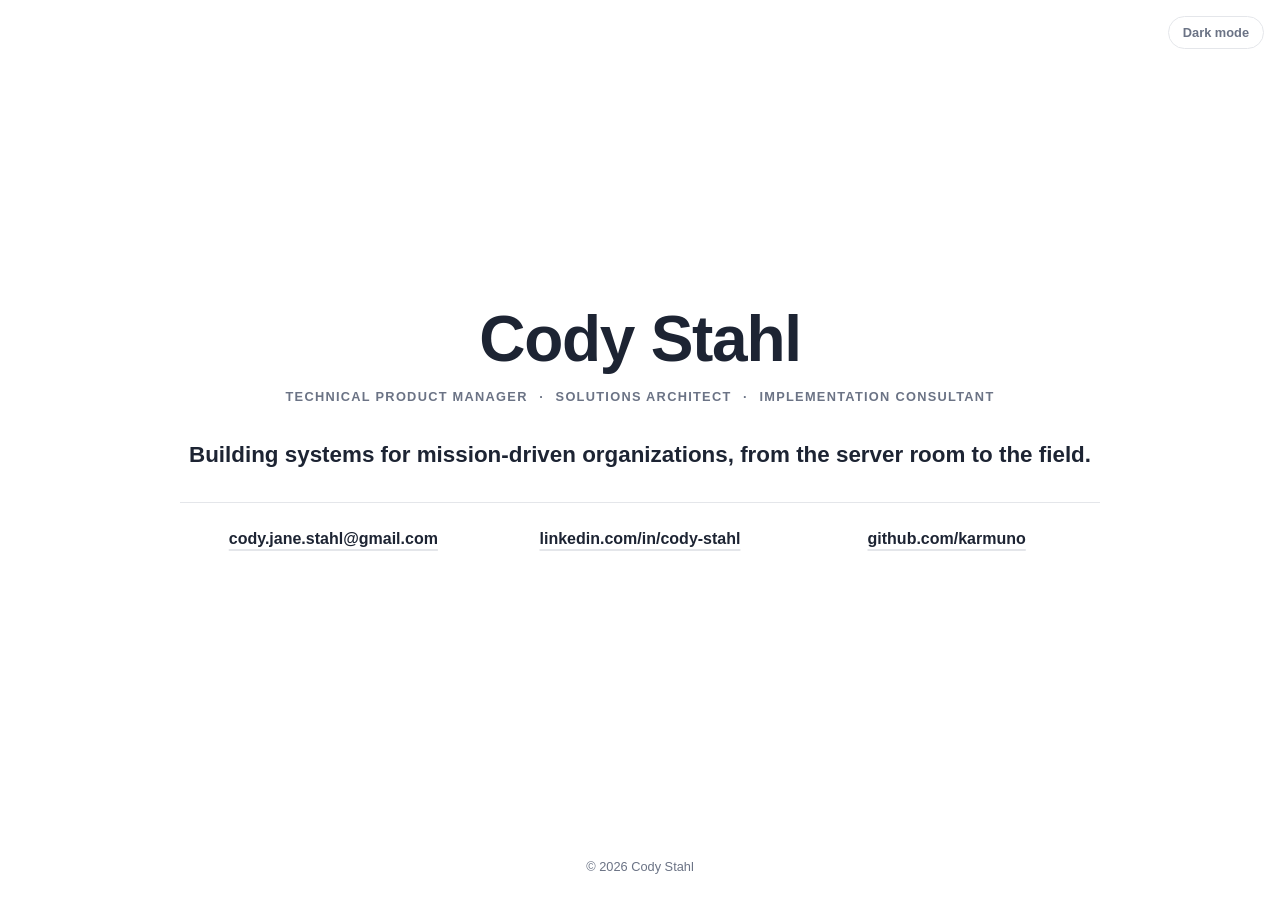
<file: index.html>
<!DOCTYPE html>
<html lang="en">
<head>
<meta charset="UTF-8">
<meta name="viewport" content="width=device-width, initial-scale=1.0">
<title>Cody Stahl · Technical Product Manager, Solutions Architect, Implementation Consultant</title>
<meta name="description" content="Cody Stahl: Technical Product Manager, Solutions Architect, and Implementation Consultant. Building systems for mission-driven organizations, from the server room to the field.">
<script>
  // The page follows the visitor's system setting unless they picked a theme here before.
  try {
    var saved = localStorage.getItem("theme");
    if (saved === "dark" || saved === "light") document.documentElement.dataset.theme = saved;
  } catch (e) {}
</script>
<style>
  :root {
    color-scheme: light;
    --bg: #ffffff;
    --ink: #1d2433;
    --ink-soft: #4b5468;
    --ink-faint: #6b7385;
    --border: #e4e6ea;
  }
  @media (prefers-color-scheme: dark) {
    :root:not([data-theme="light"]) {
      color-scheme: dark;
      --bg: #14161d;
      --ink: #eceef4;
      --ink-soft: #b6bcc9;
      --ink-faint: #9299a8;
      --border: #2f3340;
    }
  }
  :root[data-theme="dark"] {
    color-scheme: dark;
    --bg: #14161d;
    --ink: #eceef4;
    --ink-soft: #b6bcc9;
    --ink-faint: #9299a8;
    --border: #2f3340;
  }
  * { margin: 0; padding: 0; box-sizing: border-box; }
  body {
    font-family: "Segoe UI", -apple-system, BlinkMacSystemFont, Roboto, "Helvetica Neue", Arial, sans-serif;
    background: var(--bg);
    color: var(--ink);
    line-height: 1.5;
    min-height: 100vh;
    min-height: 100svh;
    display: grid;
    grid-template-rows: 1fr auto;
    place-items: center;
    padding: 24px;
  }
  .copyright {
    color: var(--ink-faint);
    font-size: .8rem;
    text-align: center;
    padding-top: 24px;
  }
  main { width: 100%; max-width: 920px; text-align: center; }
  h1 {
    font-size: clamp(2.6rem, 9vw, 4rem);
    font-weight: 700;
    letter-spacing: -.02em;
    line-height: 1.05;
  }
  .titles {
    list-style: none;
    display: flex;
    flex-wrap: wrap;
    justify-content: center;
    gap: 2px 0;
    margin-top: .9rem;
    color: var(--ink-faint);
    font-size: .8rem;
    font-weight: 600;
    text-transform: uppercase;
    letter-spacing: .1em;
  }
  .titles li { white-space: nowrap; }
  .titles li + li::before { content: "·"; margin: 0 .9em; }
  .lead {
    font-size: clamp(1.2rem, 2.2vw, 1.4rem);
    font-weight: 600;
    line-height: 1.4;
    text-wrap: balance;
    margin-top: 2rem;
  }
  .links {
    list-style: none;
    display: grid;
    grid-template-columns: repeat(3, 1fr);
    gap: 12px 0;
    margin-top: 2rem;
    padding-top: 1.5rem;
    border-top: 1px solid var(--border);
  }
  @media (max-width: 700px) {
    .titles { flex-direction: column; }
    .titles li + li::before { content: none; }
    .links { grid-template-columns: 1fr; }
  }
  .links a {
    color: var(--ink);
    font-weight: 600;
    text-decoration: underline;
    text-decoration-color: var(--border);
    text-decoration-thickness: 2px;
    text-underline-offset: 5px;
  }
  .links a:hover,
  .links a:focus-visible { text-decoration-color: var(--ink); }
  .links a:focus-visible { outline: 2px solid var(--ink); outline-offset: 4px; }
  .theme-toggle {
    position: fixed;
    top: 16px;
    right: 16px;
    font: inherit;
    font-size: .8rem;
    font-weight: 600;
    color: var(--ink-faint);
    background: transparent;
    border: 1px solid var(--border);
    border-radius: 999px;
    padding: 6px 14px;
    cursor: pointer;
  }
  .theme-toggle:hover,
  .theme-toggle:focus-visible { color: var(--ink); border-color: var(--ink-faint); }
  .theme-toggle:focus-visible { outline: 2px solid var(--ink); outline-offset: 3px; }
</style>
</head>
<body>
<button class="theme-toggle" type="button" id="theme-toggle" aria-pressed="false">Dark mode</button>
<main>
  <h1>Cody Stahl</h1>
  <ul class="titles">
    <li>Technical Product Manager</li>
    <li>Solutions Architect</li>
    <li>Implementation Consultant</li>
  </ul>
  <p class="lead">Building systems for mission-driven organizations, from the server room to the field.</p>
  <ul class="links">
    <li><a href="mailto:cody.jane.stahl@gmail.com">cody.jane.stahl@gmail.com</a></li>
    <li><a href="https://www.linkedin.com/in/cody-stahl">linkedin.com/in/cody-stahl</a></li>
    <li><a href="https://github.com/karmuno">github.com/karmuno</a></li>
  </ul>
</main>
<footer class="copyright">© 2026 Cody Stahl</footer>
<script>
  (function () {
    var root = document.documentElement;
    var button = document.getElementById("theme-toggle");
    var system = window.matchMedia("(prefers-color-scheme: dark)");
    function isDark() {
      if (root.dataset.theme) return root.dataset.theme === "dark";
      return system.matches;
    }
    function render() {
      var dark = isDark();
      button.textContent = dark ? "Light mode" : "Dark mode";
      button.setAttribute("aria-pressed", dark ? "true" : "false");
    }
    button.addEventListener("click", function () {
      var next = isDark() ? "light" : "dark";
      root.dataset.theme = next;
      try { localStorage.setItem("theme", next); } catch (e) {}
      render();
    });
    if (system.addEventListener) system.addEventListener("change", render);
    render();
  })();
</script>
</body>
</html>
</file>
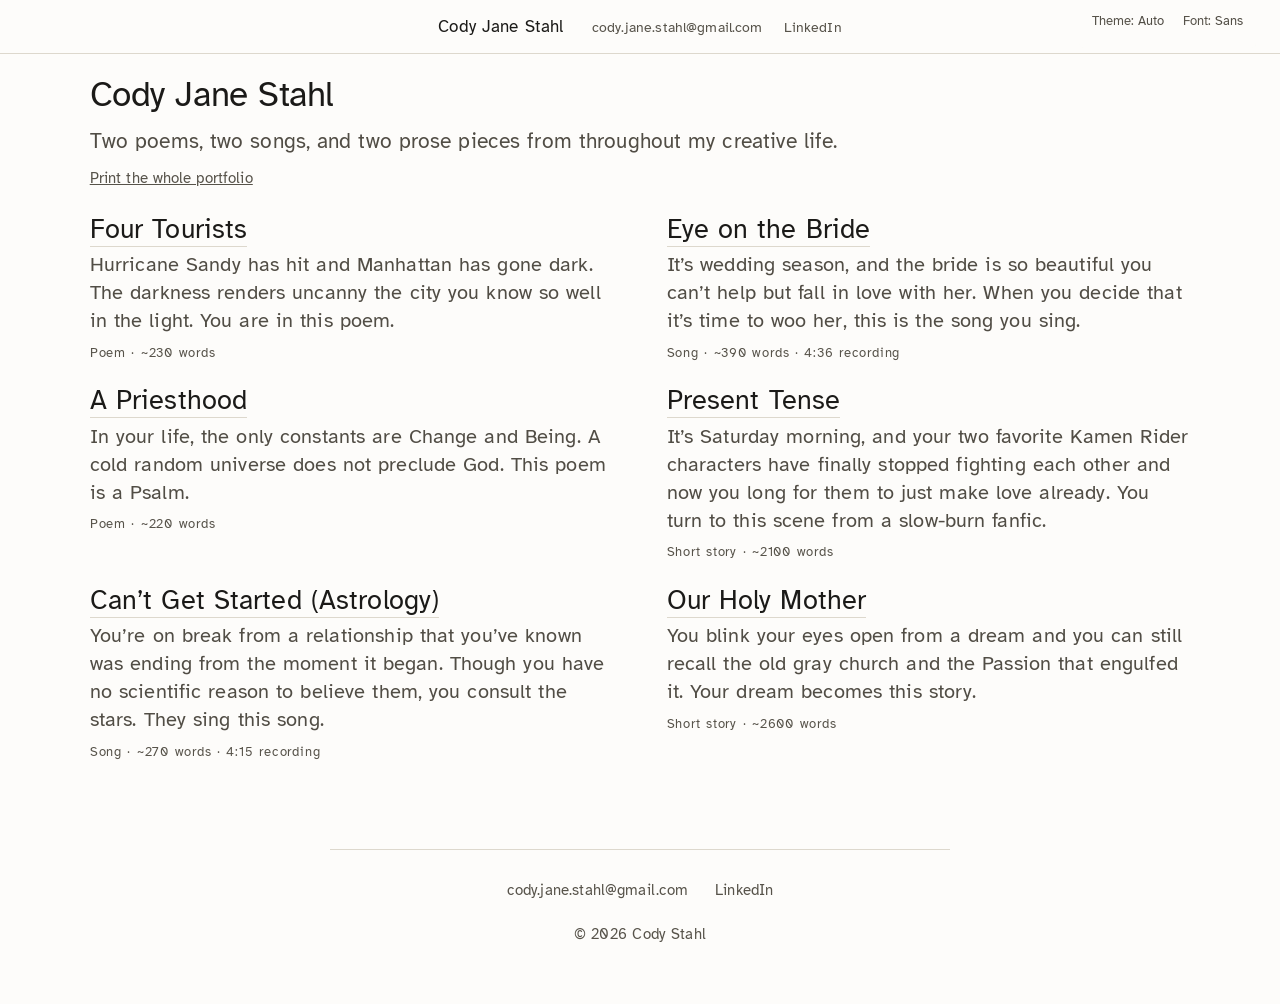
<file: writing/index.html>
<!DOCTYPE html>
<html lang="en">
<head>
<meta charset="utf-8">
<meta name="viewport" content="width=device-width, initial-scale=1">
<title>Cody Jane Stahl · Writing</title>
<meta name="description" content="Two poems, two songs, and two prose pieces from throughout my creative life.">
<meta name="robots" content="noindex">
<link rel="canonical" href="https://cody.stahlsystems.com/writing/">
<meta property="og:type" content="website">
<meta property="og:title" content="Cody Jane Stahl · Writing">
<meta property="og:description" content="Two poems, two songs, and two prose pieces from throughout my creative life.">
<meta property="og:url" content="https://cody.stahlsystems.com/writing/">
<meta name="twitter:card" content="summary">
<link rel="icon" href="/writing/favicon.svg" type="image/svg+xml">
<link rel="preload" href="/writing/fonts/atkinson-hyperlegible-regular.d64ba838ef.woff2" as="font" type="font/woff2" crossorigin>
<link rel="stylesheet" href="/writing/site.0b1662e811.css">
<!-- Applies saved theme and font before first paint, so a reader who chose
     dark or the serif never sees a flash of the default (PRD RO-4, TH-4).
     Blocking and tiny by design. -->
<script>try{var d=document.documentElement,t=localStorage.getItem('wss-theme'),f=localStorage.getItem('wss-font');if(t==='dark'||t==='light')d.dataset.theme=t;if(f==='serif')d.dataset.font=f}catch(e){}</script>
<script defer src="/writing/a11y.ce8c271b4e.js"></script>

</head>
<body class="index">
<a class="skip" href="#main">Skip to the work</a>
<a class="skip" href="#reading-options">Reading options</a>
<header class="site">
  <div class="site-inner">
    <a class="site-name" href="/writing/">Cody Jane Stahl</a>
    <nav class="site-contact" aria-label="Contact">
      <a href="mailto:cody.jane.stahl@gmail.com">cody.jane.stahl@gmail.com</a>
      <a href="https://www.linkedin.com/in/cody-stahl/" rel="me noopener">LinkedIn</a>
    </nav>
  </div>
  <div class="site-controls" id="reading-options"></div>
</header>
<main id="main">
<div class="index-wrap">
  <h1>Cody Jane Stahl</h1>
  <p class="standfirst">Two poems, two songs, and two prose pieces from throughout my creative life.</p>
  <p class="print-all"><a href="/writing/print">Print the whole portfolio</a></p>
  <ol class="pieces">
    <li>
      <h2><a href="/writing/four-tourists">Four Tourists</a></h2>
      <p class="framing">Hurricane Sandy has hit and Manhattan has gone dark. The darkness renders uncanny the city you know so well in the light. You are in this poem.</p>
      <p class="meta">Poem · ~230 words</p>
    </li>
    <li>
      <h2><a href="/writing/a-priesthood">A Priesthood</a></h2>
      <p class="framing">In your life, the only constants are Change and Being. A cold random universe does not preclude God. This poem is a Psalm.</p>
      <p class="meta">Poem · ~220 words</p>
    </li>
    <li>
      <h2><a href="/writing/cant-get-started-astrology">Can’t Get Started (Astrology)</a></h2>
      <p class="framing">You’re on break from a relationship that you’ve known was ending from the moment it began. Though you have no scientific reason to believe them, you consult the stars. They sing this song.</p>
      <p class="meta">Song · ~270 words · 4:15 recording</p>
    </li>
    <li>
      <h2><a href="/writing/eye-on-the-bride">Eye on the Bride</a></h2>
      <p class="framing">It’s wedding season, and the bride is so beautiful you can’t help but fall in love with her. When you decide that it’s time to woo her, this is the song you sing.</p>
      <p class="meta">Song · ~390 words · 4:36 recording</p>
    </li>
    <li>
      <h2><a href="/writing/present-tense">Present Tense</a></h2>
      <p class="framing">It’s Saturday morning, and your two favorite Kamen Rider characters have finally stopped fighting each other and now you long for them to just make love already. You turn to this scene from a slow-burn fanfic.</p>
      <p class="meta">Short story · ~2100 words</p>
    </li>
    <li>
      <h2><a href="/writing/our-holy-mother">Our Holy Mother</a></h2>
      <p class="framing">You blink your eyes open from a dream and you can still recall the old gray church and the Passion that engulfed it. Your dream becomes this story.</p>
      <p class="meta">Short story · ~2600 words</p>
    </li>
  </ol>
</div>

</main>
<footer>
  <nav class="footer-links" aria-label="Contact">
    <a href="mailto:cody.jane.stahl@gmail.com">cody.jane.stahl@gmail.com</a>
    <a href="https://www.linkedin.com/in/cody-stahl/" rel="me noopener">LinkedIn</a>
  </nav>
  <p class="copyright">© 2026 Cody Stahl</p>
</footer>
</body>
</html>
</file>
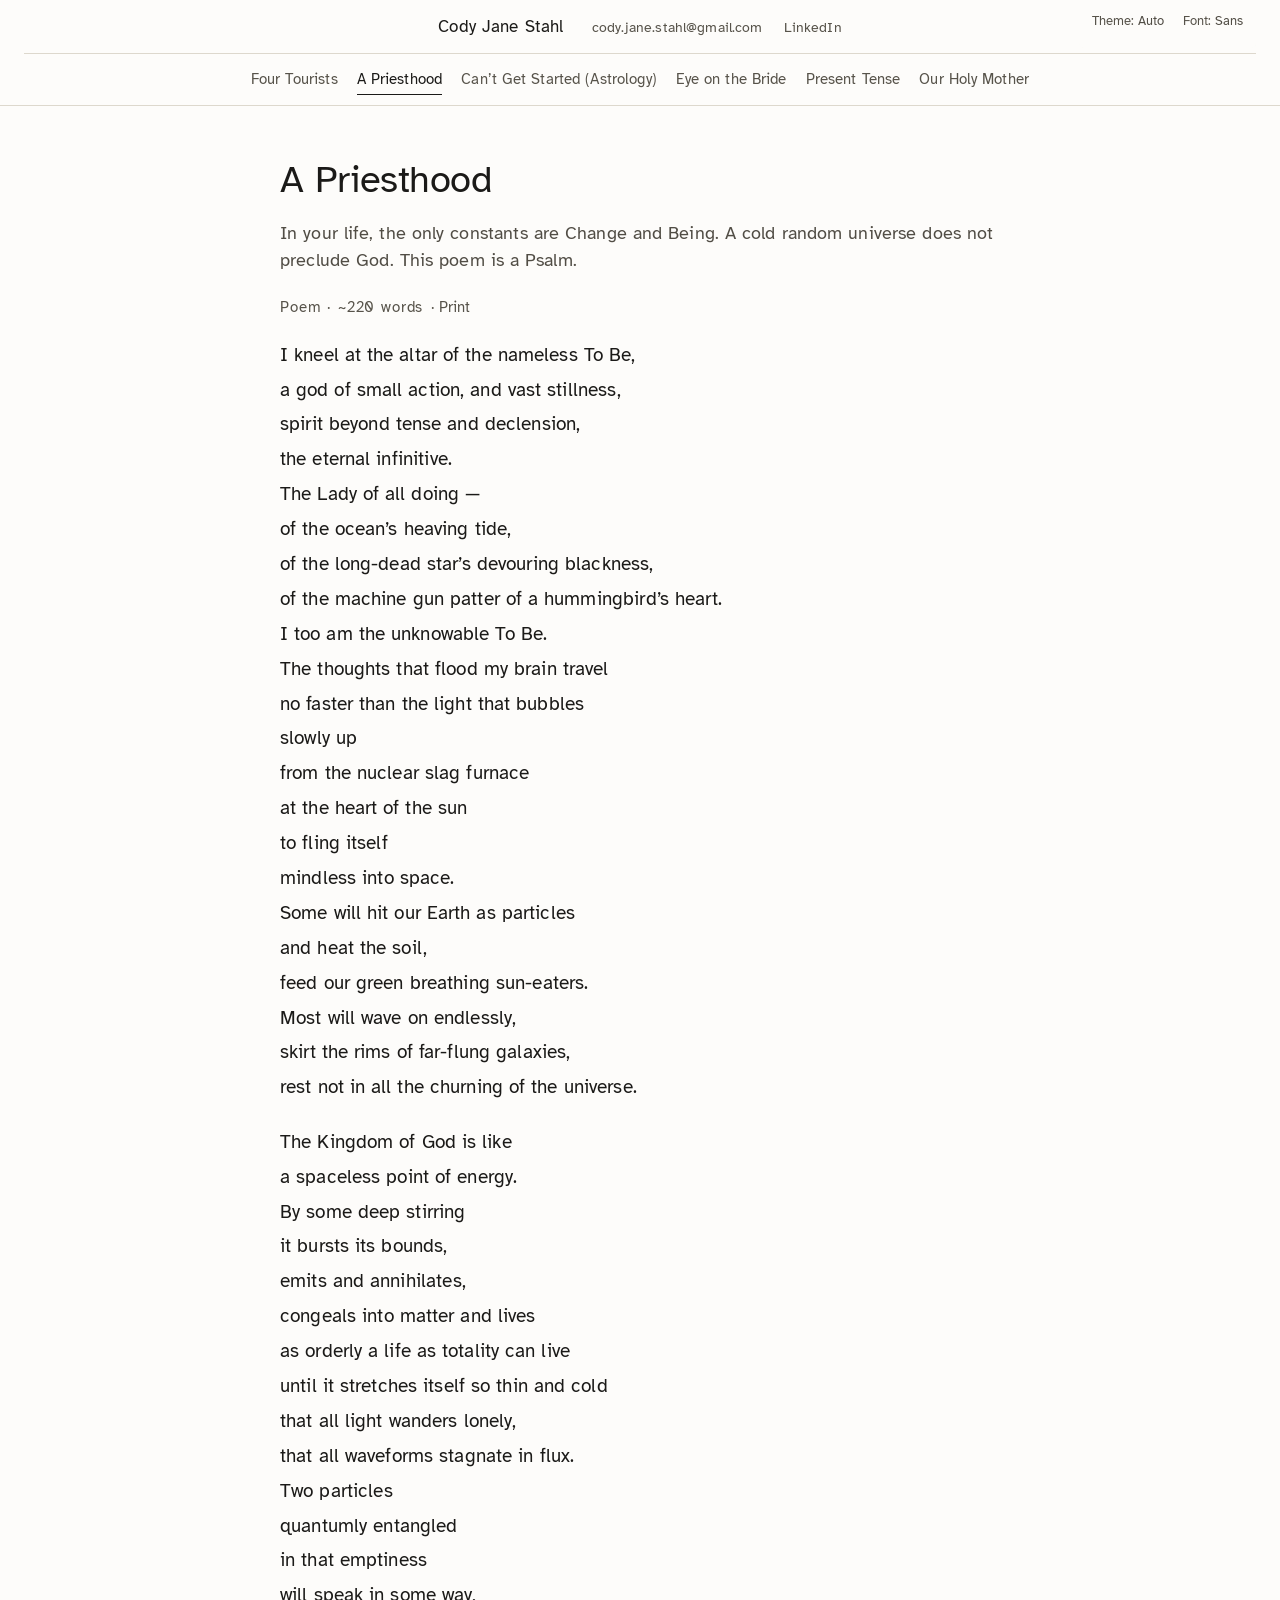
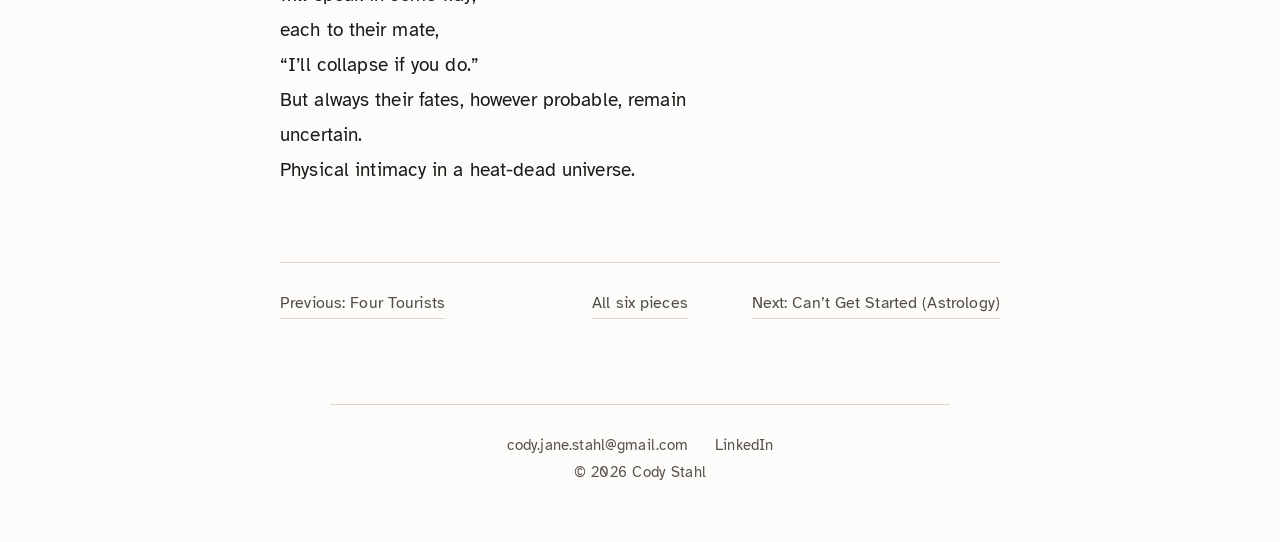
<file: writing/a-priesthood.html>
<!DOCTYPE html>
<html lang="en">
<head>
<meta charset="utf-8">
<meta name="viewport" content="width=device-width, initial-scale=1">
<title>A Priesthood · Cody Jane Stahl</title>
<meta name="description" content="In your life, the only constants are Change and Being. A cold random universe does not preclude God. This poem is a Psalm.">
<meta name="robots" content="noindex">
<link rel="canonical" href="https://cody.stahlsystems.com/writing/a-priesthood">
<meta property="og:type" content="article">
<meta property="og:title" content="A Priesthood">
<meta property="og:description" content="In your life, the only constants are Change and Being. A cold random universe does not preclude God. This poem is a Psalm.">
<meta property="og:url" content="https://cody.stahlsystems.com/writing/a-priesthood">
<meta name="twitter:card" content="summary">
<link rel="icon" href="/writing/favicon.svg" type="image/svg+xml">
<link rel="preload" href="/writing/fonts/atkinson-hyperlegible-regular.d64ba838ef.woff2" as="font" type="font/woff2" crossorigin>
<link rel="stylesheet" href="/writing/site.0b1662e811.css">
<!-- Applies saved theme and font before first paint, so a reader who chose
     dark or the serif never sees a flash of the default (PRD RO-4, TH-4).
     Blocking and tiny by design. -->
<script>try{var d=document.documentElement,t=localStorage.getItem('wss-theme'),f=localStorage.getItem('wss-font');if(t==='dark'||t==='light')d.dataset.theme=t;if(f==='serif')d.dataset.font=f}catch(e){}</script>
<script defer src="/writing/a11y.ce8c271b4e.js"></script>

</head>
<body class="piece piece-a-priesthood form-poem">
<a class="skip" href="#main">Skip to the work</a>
<a class="skip" href="#reading-options">Reading options</a>
<header class="site">
  <div class="site-inner">
    <a class="site-name" href="/writing/">Cody Jane Stahl</a>
    <nav class="site-contact" aria-label="Contact">
      <a href="mailto:cody.jane.stahl@gmail.com">cody.jane.stahl@gmail.com</a>
      <a href="https://www.linkedin.com/in/cody-stahl/" rel="me noopener">LinkedIn</a>
    </nav>
  </div>
  <div class="site-controls" id="reading-options"></div>
  <nav class="site-works" aria-label="All six pieces">
      <a href="/writing/four-tourists">Four Tourists</a>
      <a href="/writing/a-priesthood" aria-current="page">A Priesthood</a>
      <a href="/writing/cant-get-started-astrology">Can’t Get Started (Astrology)</a>
      <a href="/writing/eye-on-the-bride">Eye on the Bride</a>
      <a href="/writing/present-tense">Present Tense</a>
      <a href="/writing/our-holy-mother">Our Holy Mother</a>
  </nav>
</header>
<main id="main">
<article style="--print-verse-pt:8.94pt">
  <header class="piece-head">
    <h1>A Priesthood</h1>
    <p class="byline print-only">Cody Jane Stahl</p>
    <p class="framing">In your life, the only constants are Change and Being. A cold random universe does not preclude God. This poem is a Psalm.</p>
    <p class="meta">Poem · ~220 words</p>
    
  </header>
<p class="stanza">
  <span class="l">I kneel at the altar of the nameless To Be,</span>
  <span class="l">a god of small action, and vast stillness,</span>
  <span class="l">spirit beyond tense and declension,</span>
  <span class="l">the eternal infinitive.</span>
  <span class="l">The Lady of all doing —</span>
  <span class="l">of the ocean’s heaving tide,</span>
  <span class="l">of the long-dead star’s devouring blackness,</span>
  <span class="l">of the machine gun patter of a hummingbird’s heart.</span>
  <span class="l">I too am the unknowable To Be.</span>
  <span class="l">The thoughts that flood my brain travel</span>
  <span class="l">no faster than the light that bubbles</span>
  <span class="l">slowly up</span>
  <span class="l">from the nuclear slag furnace</span>
  <span class="l">at the heart of the sun</span>
  <span class="l">to fling itself</span>
  <span class="l">mindless into space.</span>
  <span class="l">Some will hit our Earth as particles</span>
  <span class="l">and heat the soil,</span>
  <span class="l">feed our green breathing sun-eaters.</span>
  <span class="l">Most will wave on endlessly,</span>
  <span class="l">skirt the rims of far-flung galaxies,</span>
  <span class="l">rest not in all the churning of the universe.</span>
</p>
<p class="stanza">
  <span class="l">The Kingdom of God is like</span>
  <span class="l">a spaceless point of energy.</span>
  <span class="l">By some deep stirring</span>
  <span class="l">it bursts its bounds,</span>
  <span class="l">emits and annihilates,</span>
  <span class="l">congeals into matter and lives</span>
  <span class="l">as orderly a life as totality can live</span>
  <span class="l">until it stretches itself so thin and cold</span>
  <span class="l">that all light wanders lonely,</span>
  <span class="l">that all waveforms stagnate in flux.</span>
  <span class="l">Two particles</span>
  <span class="l">quantumly entangled</span>
  <span class="l">in that emptiness</span>
  <span class="l">will speak in some way,</span>
  <span class="l">each to their mate,</span>
  <span class="l">“I’ll collapse if you do.”</span>
  <span class="l">But always their fates, however probable, remain</span>
  <span class="l">uncertain.</span>
  <span class="l">Physical intimacy in a heat-dead universe.</span>
</p>
</article>
<nav class="pager">
  <a class="prev" href="/writing/four-tourists">Previous: Four Tourists</a>
  <a class="home" href="/writing/">All six pieces</a>
  <a class="next" href="/writing/cant-get-started-astrology">Next: Can’t Get Started (Astrology)</a>
</nav>

</main>
<footer>
  <nav class="footer-links" aria-label="Contact">
    <a href="mailto:cody.jane.stahl@gmail.com">cody.jane.stahl@gmail.com</a>
    <a href="https://www.linkedin.com/in/cody-stahl/" rel="me noopener">LinkedIn</a>
  </nav>
  <p class="copyright">© 2026 Cody Stahl</p>
</footer>
</body>
</html>
</file>
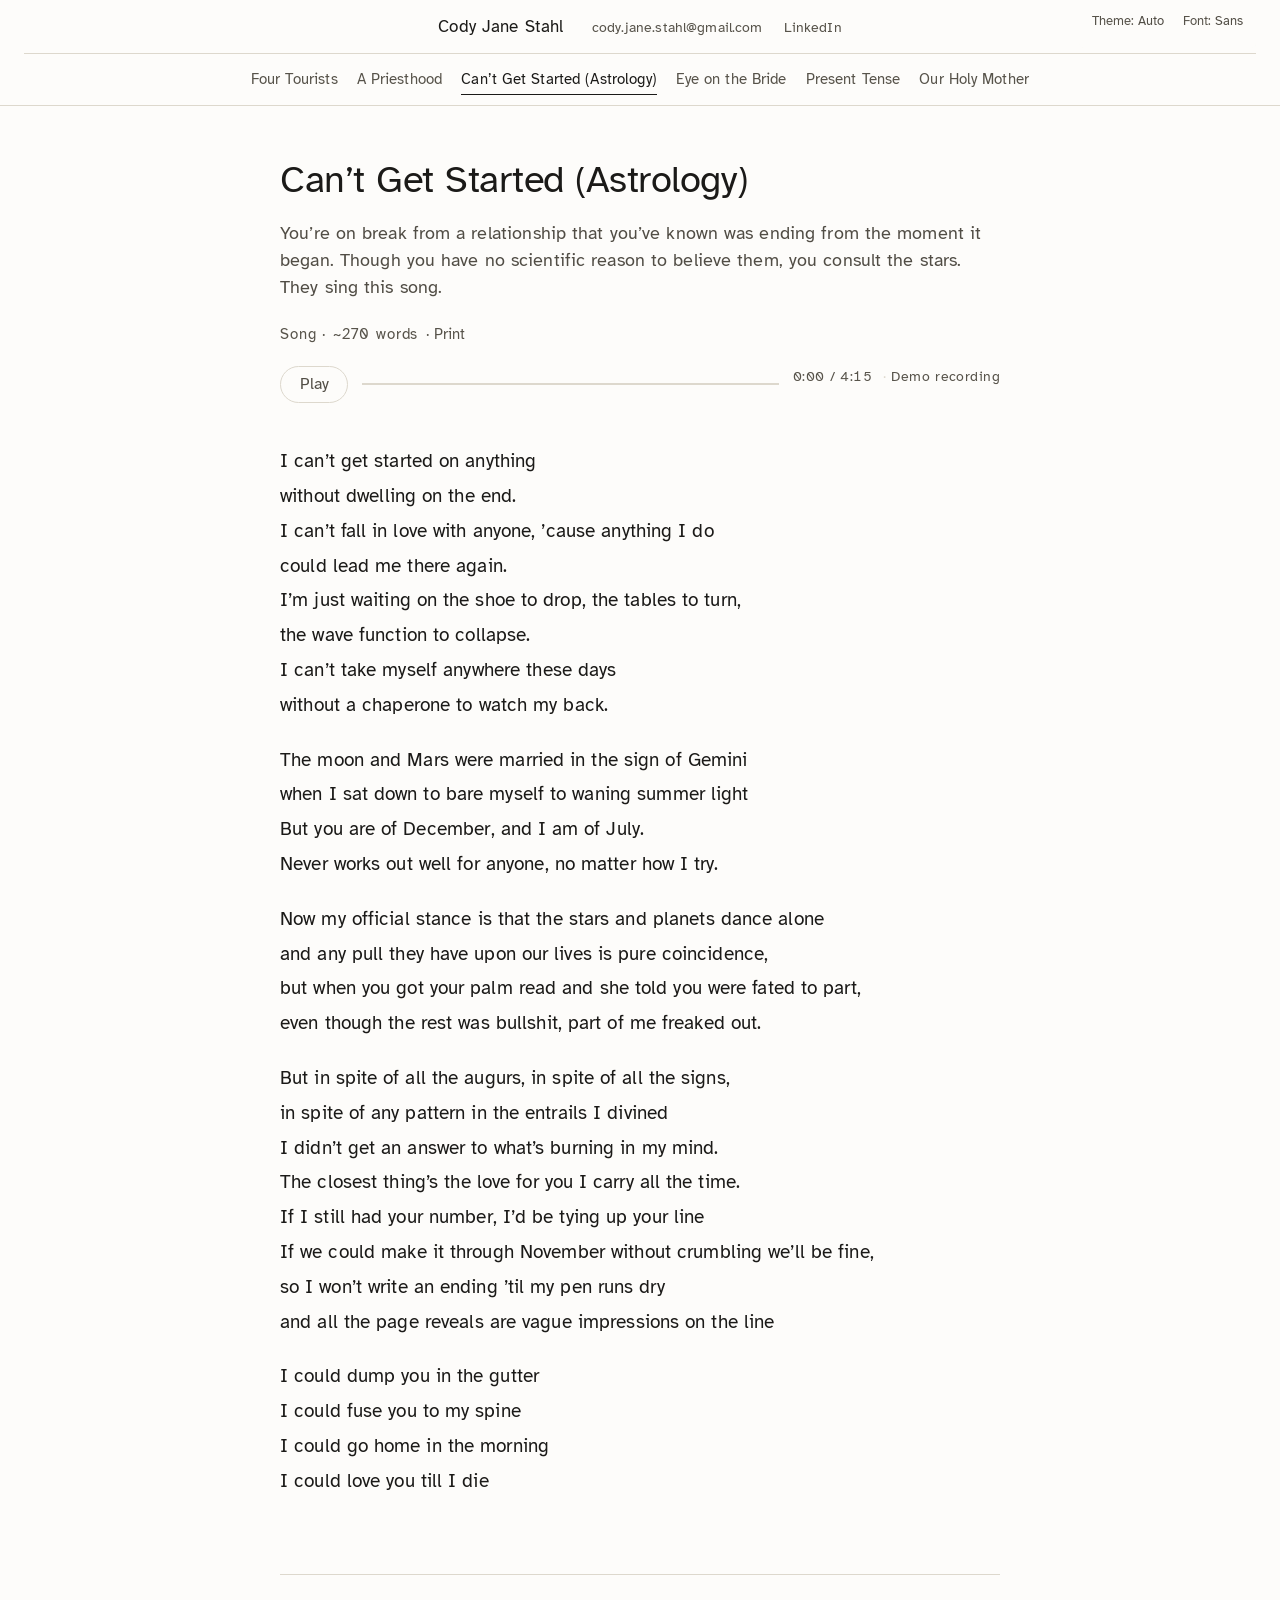
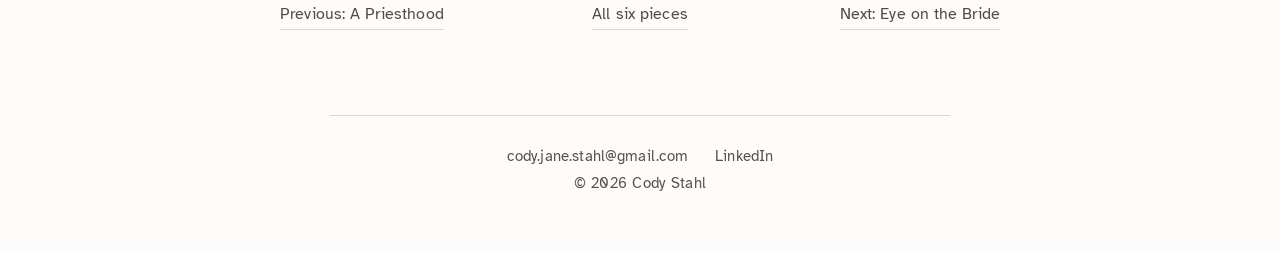
<file: writing/cant-get-started-astrology.html>
<!DOCTYPE html>
<html lang="en">
<head>
<meta charset="utf-8">
<meta name="viewport" content="width=device-width, initial-scale=1">
<title>Can’t Get Started (Astrology) · Cody Jane Stahl</title>
<meta name="description" content="You’re on break from a relationship that you’ve known was ending from the moment it began. Though you have no scientific reason to believe them, you consult the stars. They sing this song.">
<meta name="robots" content="noindex">
<link rel="canonical" href="https://cody.stahlsystems.com/writing/cant-get-started-astrology">
<meta property="og:type" content="article">
<meta property="og:title" content="Can’t Get Started (Astrology)">
<meta property="og:description" content="You’re on break from a relationship that you’ve known was ending from the moment it began. Though you have no scientific reason to believe them, you consult the stars. They sing this song.">
<meta property="og:url" content="https://cody.stahlsystems.com/writing/cant-get-started-astrology">
<meta name="twitter:card" content="summary">
<link rel="icon" href="/writing/favicon.svg" type="image/svg+xml">
<link rel="preload" href="/writing/fonts/atkinson-hyperlegible-regular.d64ba838ef.woff2" as="font" type="font/woff2" crossorigin>
<link rel="stylesheet" href="/writing/site.0b1662e811.css">
<!-- Applies saved theme and font before first paint, so a reader who chose
     dark or the serif never sees a flash of the default (PRD RO-4, TH-4).
     Blocking and tiny by design. -->
<script>try{var d=document.documentElement,t=localStorage.getItem('wss-theme'),f=localStorage.getItem('wss-font');if(t==='dark'||t==='light')d.dataset.theme=t;if(f==='serif')d.dataset.font=f}catch(e){}</script>
<script defer src="/writing/a11y.ce8c271b4e.js"></script>
<script defer src="/writing/player.a34483f455.js"></script>
</head>
<body class="piece piece-cant-get-started-astrology form-song">
<a class="skip" href="#main">Skip to the work</a>
<a class="skip" href="#reading-options">Reading options</a>
<header class="site">
  <div class="site-inner">
    <a class="site-name" href="/writing/">Cody Jane Stahl</a>
    <nav class="site-contact" aria-label="Contact">
      <a href="mailto:cody.jane.stahl@gmail.com">cody.jane.stahl@gmail.com</a>
      <a href="https://www.linkedin.com/in/cody-stahl/" rel="me noopener">LinkedIn</a>
    </nav>
  </div>
  <div class="site-controls" id="reading-options"></div>
  <nav class="site-works" aria-label="All six pieces">
      <a href="/writing/four-tourists">Four Tourists</a>
      <a href="/writing/a-priesthood">A Priesthood</a>
      <a href="/writing/cant-get-started-astrology" aria-current="page">Can’t Get Started (Astrology)</a>
      <a href="/writing/eye-on-the-bride">Eye on the Bride</a>
      <a href="/writing/present-tense">Present Tense</a>
      <a href="/writing/our-holy-mother">Our Holy Mother</a>
  </nav>
</header>
<main id="main">
<article style="--print-verse-pt:11.0pt">
  <header class="piece-head">
    <h1>Can’t Get Started (Astrology)</h1>
    <p class="byline print-only">Cody Jane Stahl</p>
    <p class="framing">You’re on break from a relationship that you’ve known was ending from the moment it began. Though you have no scientific reason to believe them, you consult the stars. They sing this song.</p>
    <p class="meta">Song · ~270 words</p>
    <div class="player" data-title="Can’t Get Started (Astrology)">
      <audio preload="none" src="/writing/audio/03-cant-get-started-astrology.mp3" aria-label="Can’t Get Started (Astrology) — demo recording"></audio>
      <noscript>
        <audio controls preload="none" src="/writing/audio/03-cant-get-started-astrology.mp3" aria-label="Can’t Get Started (Astrology) — demo recording"></audio>
      </noscript>
      <p class="player-note">Demo recording · 4:15</p>
    </div>
  </header>
<p class="stanza">
  <span class="l">I can’t get started on anything</span>
  <span class="l">without dwelling on the end.</span>
  <span class="l">I can’t fall in love with anyone, ’cause anything I do</span>
  <span class="l">could lead me there again.</span>
  <span class="l">I’m just waiting on the shoe to drop, the tables to turn,</span>
  <span class="l">the wave function to collapse.</span>
  <span class="l">I can’t take myself anywhere these days</span>
  <span class="l">without a chaperone to watch my back.</span>
</p>
<p class="stanza">
  <span class="l">The moon and Mars were married in the sign of Gemini</span>
  <span class="l">when I sat down to bare myself to waning summer light</span>
  <span class="l">But you are of December, and I am of July.</span>
  <span class="l">Never works out well for anyone, no matter how I try.</span>
</p>
<p class="stanza">
  <span class="l">Now my official stance is that the stars and planets dance alone</span>
  <span class="l">and any pull they have upon our lives is pure coincidence,</span>
  <span class="l">but when you got your palm read and she told you were fated to part,</span>
  <span class="l">even though the rest was bullshit, part of me freaked out.</span>
</p>
<p class="stanza">
  <span class="l">But in spite of all the augurs, in spite of all the signs,</span>
  <span class="l">in spite of any pattern in the entrails I divined</span>
  <span class="l">I didn’t get an answer to what’s burning in my mind.</span>
  <span class="l">The closest thing’s the love for you I carry all the time.</span>
  <span class="l">If I still had your number, I’d be tying up your line</span>
  <span class="l">If we could make it through November without crumbling we’ll be fine,</span>
  <span class="l">so I won’t write an ending ’til my pen runs dry</span>
  <span class="l">and all the page reveals are vague impressions on the line</span>
</p>
<p class="stanza">
  <span class="l">I could dump you in the gutter</span>
  <span class="l">I could fuse you to my spine</span>
  <span class="l">I could go home in the morning</span>
  <span class="l">I could love you till I die</span>
</p>
</article>
<nav class="pager">
  <a class="prev" href="/writing/a-priesthood">Previous: A Priesthood</a>
  <a class="home" href="/writing/">All six pieces</a>
  <a class="next" href="/writing/eye-on-the-bride">Next: Eye on the Bride</a>
</nav>

</main>
<footer>
  <nav class="footer-links" aria-label="Contact">
    <a href="mailto:cody.jane.stahl@gmail.com">cody.jane.stahl@gmail.com</a>
    <a href="https://www.linkedin.com/in/cody-stahl/" rel="me noopener">LinkedIn</a>
  </nav>
  <p class="copyright">© 2026 Cody Stahl</p>
</footer>
</body>
</html>
</file>
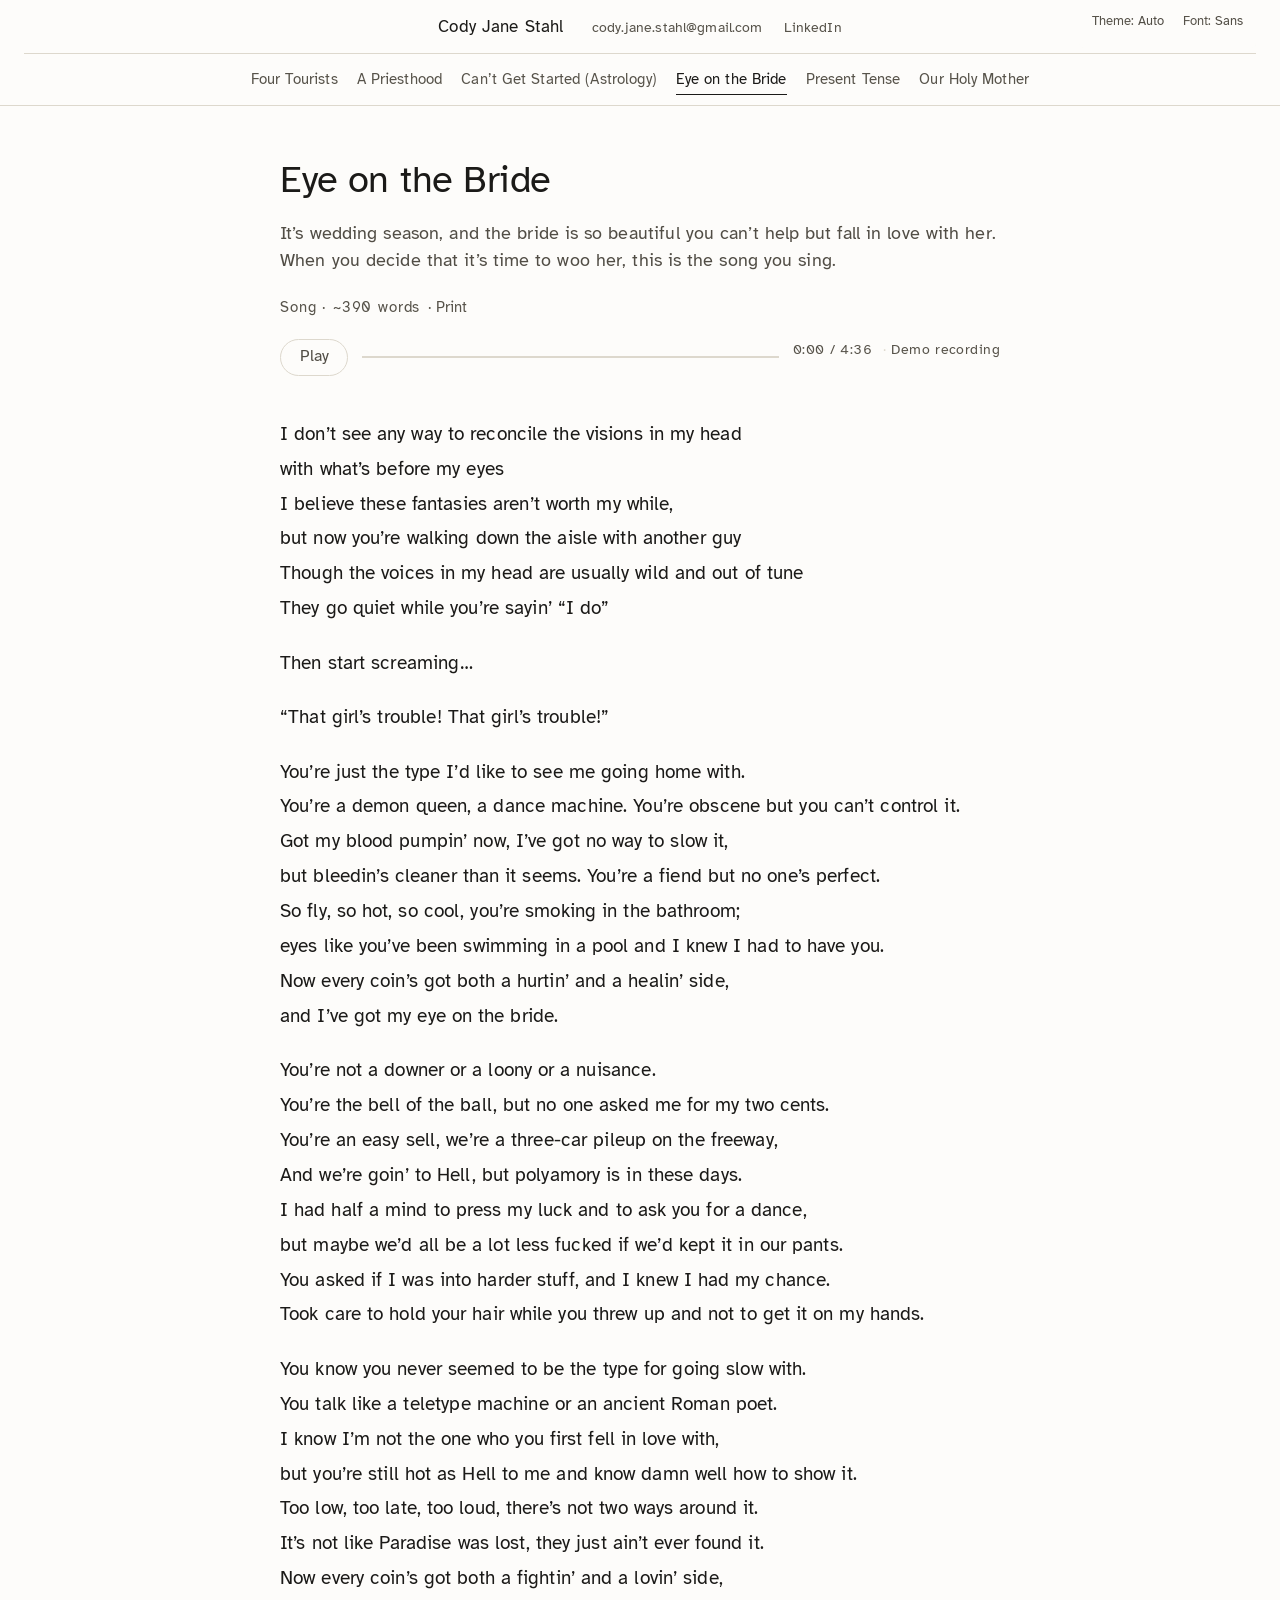
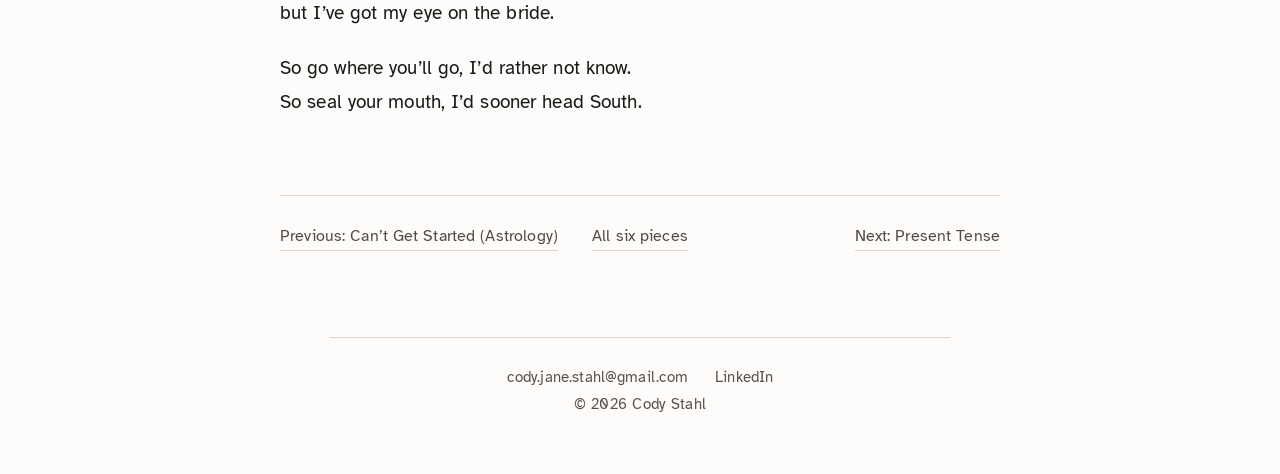
<file: writing/eye-on-the-bride.html>
<!DOCTYPE html>
<html lang="en">
<head>
<meta charset="utf-8">
<meta name="viewport" content="width=device-width, initial-scale=1">
<title>Eye on the Bride · Cody Jane Stahl</title>
<meta name="description" content="It’s wedding season, and the bride is so beautiful you can’t help but fall in love with her. When you decide that it’s time to woo her, this is the song you sing.">
<meta name="robots" content="noindex">
<link rel="canonical" href="https://cody.stahlsystems.com/writing/eye-on-the-bride">
<meta property="og:type" content="article">
<meta property="og:title" content="Eye on the Bride">
<meta property="og:description" content="It’s wedding season, and the bride is so beautiful you can’t help but fall in love with her. When you decide that it’s time to woo her, this is the song you sing.">
<meta property="og:url" content="https://cody.stahlsystems.com/writing/eye-on-the-bride">
<meta name="twitter:card" content="summary">
<link rel="icon" href="/writing/favicon.svg" type="image/svg+xml">
<link rel="preload" href="/writing/fonts/atkinson-hyperlegible-regular.d64ba838ef.woff2" as="font" type="font/woff2" crossorigin>
<link rel="stylesheet" href="/writing/site.0b1662e811.css">
<!-- Applies saved theme and font before first paint, so a reader who chose
     dark or the serif never sees a flash of the default (PRD RO-4, TH-4).
     Blocking and tiny by design. -->
<script>try{var d=document.documentElement,t=localStorage.getItem('wss-theme'),f=localStorage.getItem('wss-font');if(t==='dark'||t==='light')d.dataset.theme=t;if(f==='serif')d.dataset.font=f}catch(e){}</script>
<script defer src="/writing/a11y.ce8c271b4e.js"></script>
<script defer src="/writing/player.a34483f455.js"></script>
</head>
<body class="piece piece-eye-on-the-bride form-song">
<a class="skip" href="#main">Skip to the work</a>
<a class="skip" href="#reading-options">Reading options</a>
<header class="site">
  <div class="site-inner">
    <a class="site-name" href="/writing/">Cody Jane Stahl</a>
    <nav class="site-contact" aria-label="Contact">
      <a href="mailto:cody.jane.stahl@gmail.com">cody.jane.stahl@gmail.com</a>
      <a href="https://www.linkedin.com/in/cody-stahl/" rel="me noopener">LinkedIn</a>
    </nav>
  </div>
  <div class="site-controls" id="reading-options"></div>
  <nav class="site-works" aria-label="All six pieces">
      <a href="/writing/four-tourists">Four Tourists</a>
      <a href="/writing/a-priesthood">A Priesthood</a>
      <a href="/writing/cant-get-started-astrology">Can’t Get Started (Astrology)</a>
      <a href="/writing/eye-on-the-bride" aria-current="page">Eye on the Bride</a>
      <a href="/writing/present-tense">Present Tense</a>
      <a href="/writing/our-holy-mother">Our Holy Mother</a>
  </nav>
</header>
<main id="main">
<article style="--print-verse-pt:9.61pt">
  <header class="piece-head">
    <h1>Eye on the Bride</h1>
    <p class="byline print-only">Cody Jane Stahl</p>
    <p class="framing">It’s wedding season, and the bride is so beautiful you can’t help but fall in love with her. When you decide that it’s time to woo her, this is the song you sing.</p>
    <p class="meta">Song · ~390 words</p>
    <div class="player" data-title="Eye on the Bride">
      <audio preload="none" src="/writing/audio/04-eye-on-the-bride.mp3" aria-label="Eye on the Bride — demo recording"></audio>
      <noscript>
        <audio controls preload="none" src="/writing/audio/04-eye-on-the-bride.mp3" aria-label="Eye on the Bride — demo recording"></audio>
      </noscript>
      <p class="player-note">Demo recording · 4:36</p>
    </div>
  </header>
<p class="stanza">
  <span class="l">I don’t see any way to reconcile the visions in my head</span>
  <span class="l">with what’s before my eyes</span>
  <span class="l">I believe these fantasies aren’t worth my while,</span>
  <span class="l">but now you’re walking down the aisle with another guy</span>
  <span class="l">Though the voices in my head are usually wild and out of tune</span>
  <span class="l">They go quiet while you’re sayin’ “I do”</span>
</p>
<p class="stanza">
  <span class="l">Then start screaming…</span>
</p>
<p class="stanza">
  <span class="l">“That girl’s trouble! That girl’s trouble!”</span>
</p>
<p class="stanza">
  <span class="l">You’re just the type I’d like to see me going home with.</span>
  <span class="l">You’re a demon queen, a dance machine. You’re obscene but you can’t control it.</span>
  <span class="l">Got my blood pumpin’ now, I’ve got no way to slow it,</span>
  <span class="l">but bleedin’s cleaner than it seems. You’re a fiend but no one’s perfect.</span>
  <span class="l">So fly, so hot, so cool, you’re smoking in the bathroom;</span>
  <span class="l">eyes like you’ve been swimming in a pool and I knew I had to have you.</span>
  <span class="l">Now every coin’s got both a hurtin’ and a healin’ side,</span>
  <span class="l">and I’ve got my eye on the bride.</span>
</p>
<p class="stanza">
  <span class="l">You’re not a downer or a loony or a nuisance.</span>
  <span class="l">You’re the bell of the ball, but no one asked me for my two cents.</span>
  <span class="l">You’re an easy sell, we’re a three-car pileup on the freeway,</span>
  <span class="l">And we’re goin’ to Hell, but polyamory is in these days.</span>
  <span class="l">I had half a mind to press my luck and to ask you for a dance,</span>
  <span class="l">but maybe we’d all be a lot less fucked if we’d kept it in our pants.</span>
  <span class="l">You asked if I was into harder stuff, and I knew I had my chance.</span>
  <span class="l">Took care to hold your hair while you threw up and not to get it on my hands.</span>
</p>
<p class="stanza">
  <span class="l">You know you never seemed to be the type for going slow with.</span>
  <span class="l">You talk like a teletype machine or an ancient Roman poet.</span>
  <span class="l">I know I’m not the one who you first fell in love with,</span>
  <span class="l">but you’re still hot as Hell to me and know damn well how to show it.</span>
  <span class="l">Too low, too late, too loud, there’s not two ways around it.</span>
  <span class="l">It’s not like Paradise was lost, they just ain’t ever found it.</span>
  <span class="l">Now every coin’s got both a fightin’ and a lovin’ side,</span>
  <span class="l">but I’ve got my eye on the bride.</span>
</p>
<p class="stanza">
  <span class="l">So go where you’ll go, I’d rather not know.</span>
  <span class="l">So seal your mouth, I’d sooner head South.</span>
</p>
</article>
<nav class="pager">
  <a class="prev" href="/writing/cant-get-started-astrology">Previous: Can’t Get Started (Astrology)</a>
  <a class="home" href="/writing/">All six pieces</a>
  <a class="next" href="/writing/present-tense">Next: Present Tense</a>
</nav>

</main>
<footer>
  <nav class="footer-links" aria-label="Contact">
    <a href="mailto:cody.jane.stahl@gmail.com">cody.jane.stahl@gmail.com</a>
    <a href="https://www.linkedin.com/in/cody-stahl/" rel="me noopener">LinkedIn</a>
  </nav>
  <p class="copyright">© 2026 Cody Stahl</p>
</footer>
</body>
</html>
</file>
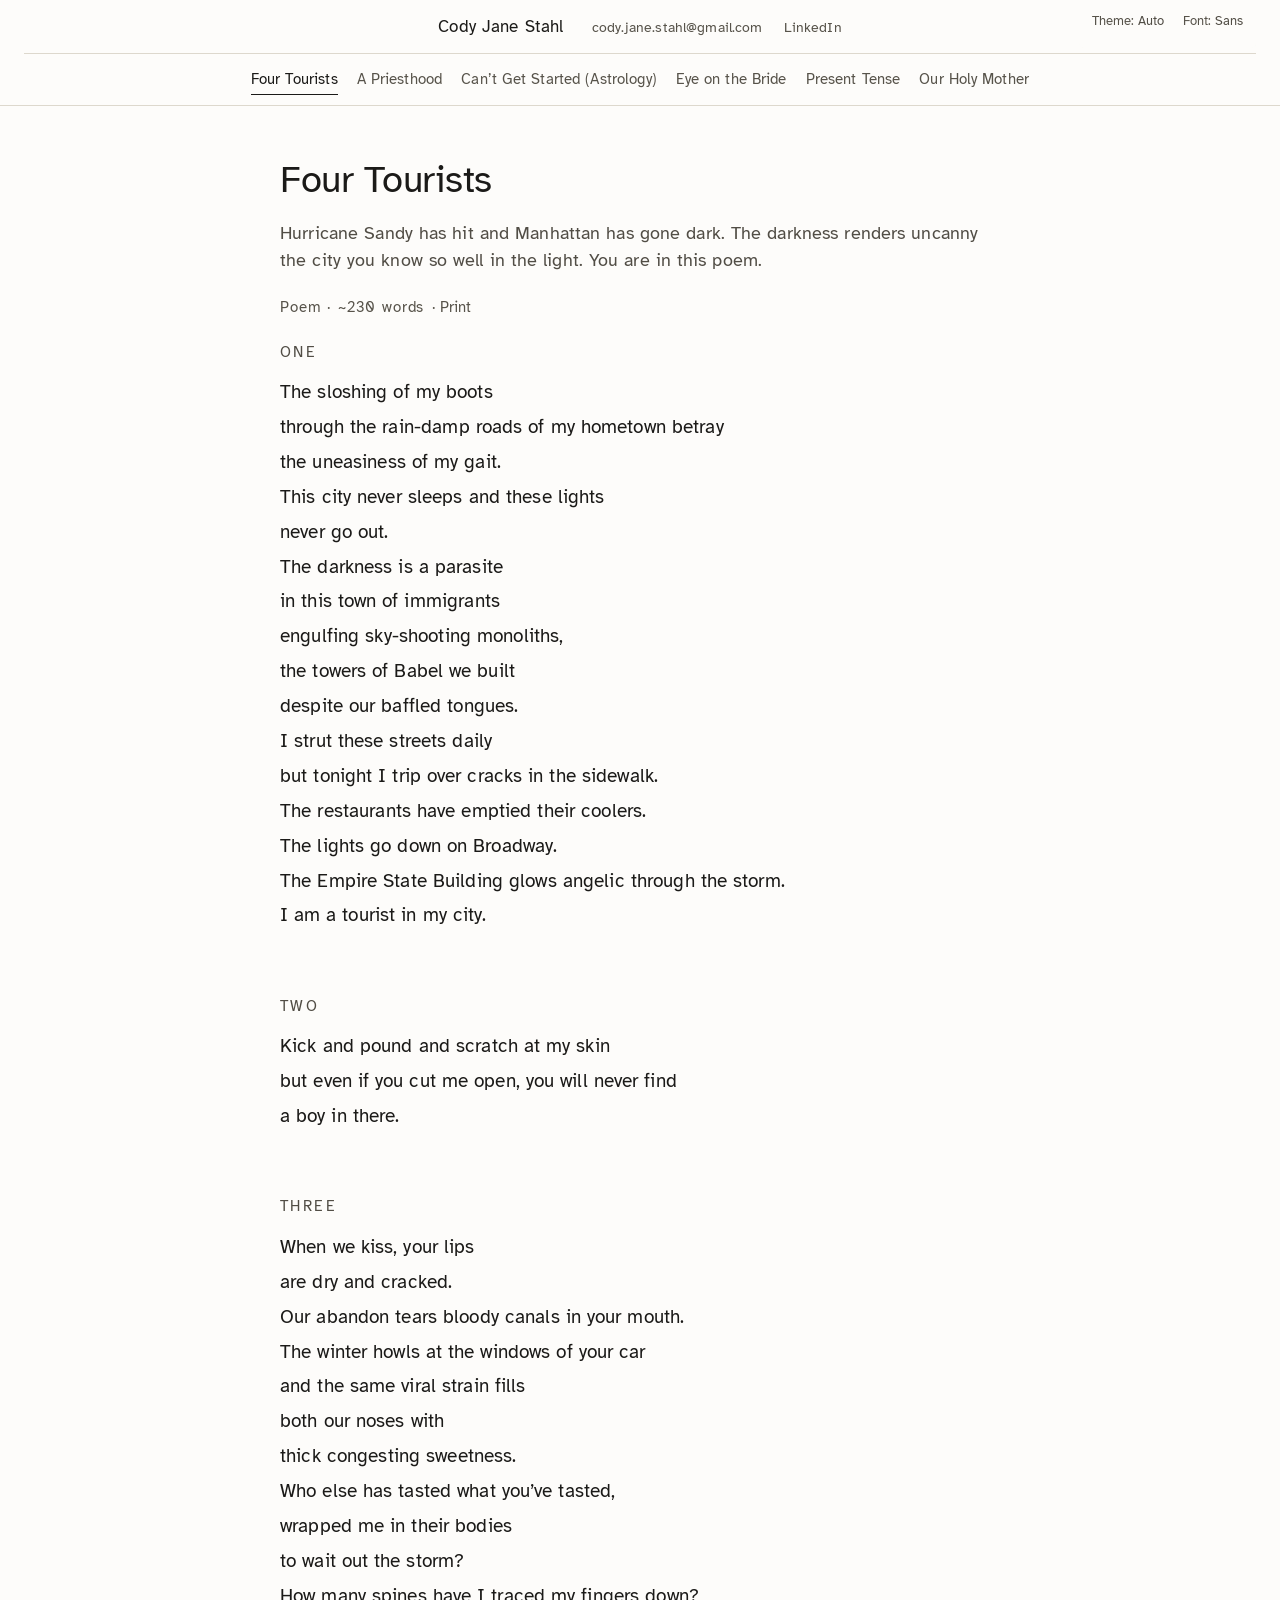
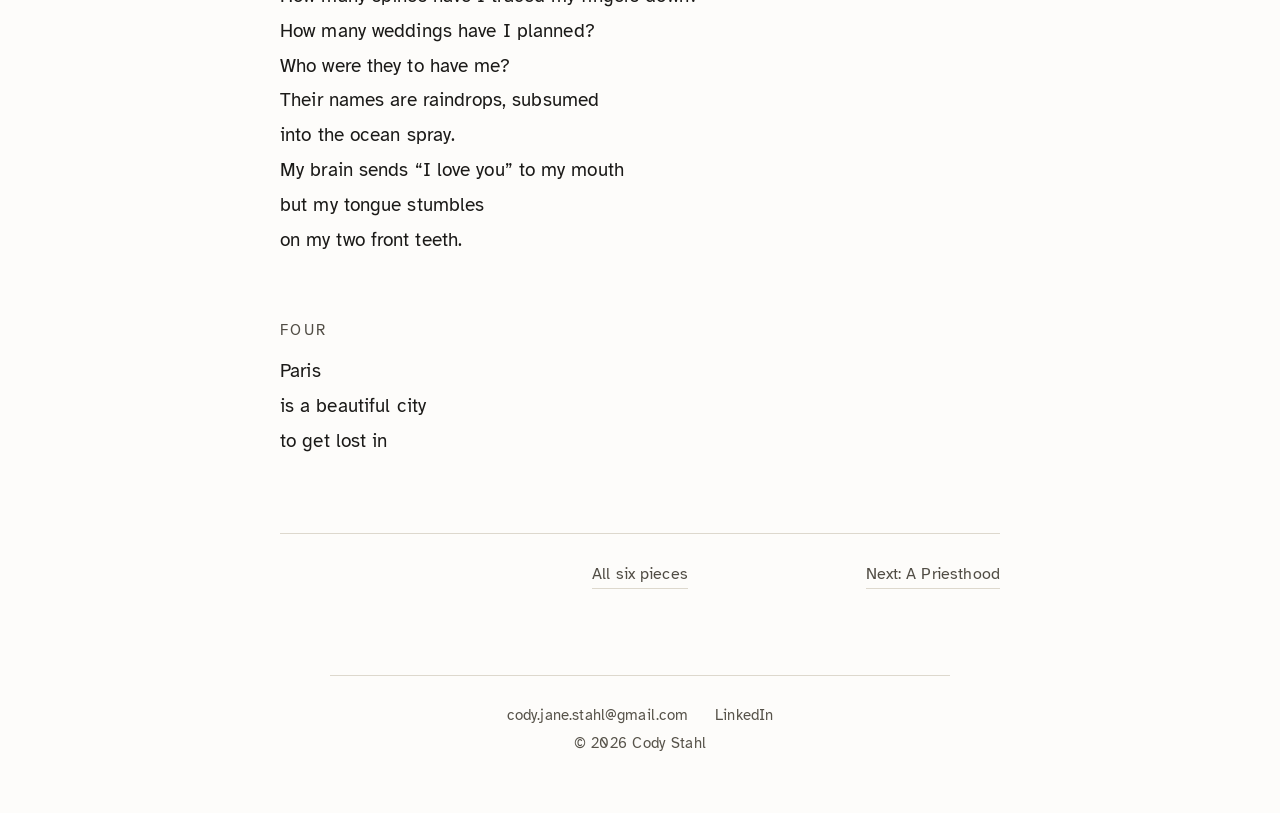
<file: writing/four-tourists.html>
<!DOCTYPE html>
<html lang="en">
<head>
<meta charset="utf-8">
<meta name="viewport" content="width=device-width, initial-scale=1">
<title>Four Tourists · Cody Jane Stahl</title>
<meta name="description" content="Hurricane Sandy has hit and Manhattan has gone dark. The darkness renders uncanny the city you know so well in the light. You are in this poem.">
<meta name="robots" content="noindex">
<link rel="canonical" href="https://cody.stahlsystems.com/writing/four-tourists">
<meta property="og:type" content="article">
<meta property="og:title" content="Four Tourists">
<meta property="og:description" content="Hurricane Sandy has hit and Manhattan has gone dark. The darkness renders uncanny the city you know so well in the light. You are in this poem.">
<meta property="og:url" content="https://cody.stahlsystems.com/writing/four-tourists">
<meta name="twitter:card" content="summary">
<link rel="icon" href="/writing/favicon.svg" type="image/svg+xml">
<link rel="preload" href="/writing/fonts/atkinson-hyperlegible-regular.d64ba838ef.woff2" as="font" type="font/woff2" crossorigin>
<link rel="stylesheet" href="/writing/site.0b1662e811.css">
<!-- Applies saved theme and font before first paint, so a reader who chose
     dark or the serif never sees a flash of the default (PRD RO-4, TH-4).
     Blocking and tiny by design. -->
<script>try{var d=document.documentElement,t=localStorage.getItem('wss-theme'),f=localStorage.getItem('wss-font');if(t==='dark'||t==='light')d.dataset.theme=t;if(f==='serif')d.dataset.font=f}catch(e){}</script>
<script defer src="/writing/a11y.ce8c271b4e.js"></script>

</head>
<body class="piece piece-four-tourists form-poem">
<a class="skip" href="#main">Skip to the work</a>
<a class="skip" href="#reading-options">Reading options</a>
<header class="site">
  <div class="site-inner">
    <a class="site-name" href="/writing/">Cody Jane Stahl</a>
    <nav class="site-contact" aria-label="Contact">
      <a href="mailto:cody.jane.stahl@gmail.com">cody.jane.stahl@gmail.com</a>
      <a href="https://www.linkedin.com/in/cody-stahl/" rel="me noopener">LinkedIn</a>
    </nav>
  </div>
  <div class="site-controls" id="reading-options"></div>
  <nav class="site-works" aria-label="All six pieces">
      <a href="/writing/four-tourists" aria-current="page">Four Tourists</a>
      <a href="/writing/a-priesthood">A Priesthood</a>
      <a href="/writing/cant-get-started-astrology">Can’t Get Started (Astrology)</a>
      <a href="/writing/eye-on-the-bride">Eye on the Bride</a>
      <a href="/writing/present-tense">Present Tense</a>
      <a href="/writing/our-holy-mother">Our Holy Mother</a>
  </nav>
</header>
<main id="main">
<article style="--print-verse-pt:9.93pt">
  <header class="piece-head">
    <h1>Four Tourists</h1>
    <p class="byline print-only">Cody Jane Stahl</p>
    <p class="framing">Hurricane Sandy has hit and Manhattan has gone dark. The darkness renders uncanny the city you know so well in the light. You are in this poem.</p>
    <p class="meta">Poem · ~230 words</p>
    
  </header>
<p class="stanza">
  <span class="l">One</span>
  <span class="l">The sloshing of my boots</span>
  <span class="l">through the rain-damp roads of my hometown betray</span>
  <span class="l">the uneasiness of my gait.</span>
  <span class="l">This city never sleeps and these lights</span>
  <span class="l">never go out.</span>
  <span class="l">The darkness is a parasite</span>
  <span class="l">in this town of immigrants</span>
  <span class="l">engulfing sky-shooting monoliths,</span>
  <span class="l">the towers of Babel we built</span>
  <span class="l">despite our baffled tongues.</span>
  <span class="l">I strut these streets daily</span>
  <span class="l">but tonight I trip over cracks in the sidewalk.</span>
  <span class="l">The restaurants have emptied their coolers.</span>
  <span class="l">The lights go down on Broadway.</span>
  <span class="l">The Empire State Building glows angelic through the storm.</span>
  <span class="l">I am a tourist in my city.</span>
</p>
<p class="stanza">
  <span class="l">Two</span>
  <span class="l">Kick and pound and scratch at my skin</span>
  <span class="l">but even if you cut me open, you will never find</span>
  <span class="l">a boy in there.</span>
</p>
<p class="stanza">
  <span class="l">Three</span>
  <span class="l">When we kiss, your lips</span>
  <span class="l">are dry and cracked.</span>
  <span class="l">Our abandon tears bloody canals in your mouth.</span>
  <span class="l">The winter howls at the windows of your car</span>
  <span class="l">and the same viral strain fills</span>
  <span class="l">both our noses with</span>
  <span class="l">thick congesting sweetness.</span>
  <span class="l">Who else has tasted what you’ve tasted,</span>
  <span class="l">wrapped me in their bodies</span>
  <span class="l">to wait out the storm?</span>
  <span class="l">How many spines have I traced my fingers down?</span>
  <span class="l">How many weddings have I planned?</span>
  <span class="l">Who were they to have me?</span>
  <span class="l">Their names are raindrops, subsumed</span>
  <span class="l">into the ocean spray.</span>
  <span class="l">My brain sends “I love you” to my mouth</span>
  <span class="l">but my tongue stumbles</span>
  <span class="l">on my two front teeth.</span>
</p>
<p class="stanza">
  <span class="l">Four</span>
  <span class="l">Paris</span>
  <span class="l">is a beautiful city</span>
  <span class="l">to get lost in</span>
</p>
</article>
<nav class="pager">
  
  <a class="home" href="/writing/">All six pieces</a>
  <a class="next" href="/writing/a-priesthood">Next: A Priesthood</a>
</nav>

</main>
<footer>
  <nav class="footer-links" aria-label="Contact">
    <a href="mailto:cody.jane.stahl@gmail.com">cody.jane.stahl@gmail.com</a>
    <a href="https://www.linkedin.com/in/cody-stahl/" rel="me noopener">LinkedIn</a>
  </nav>
  <p class="copyright">© 2026 Cody Stahl</p>
</footer>
</body>
</html>
</file>
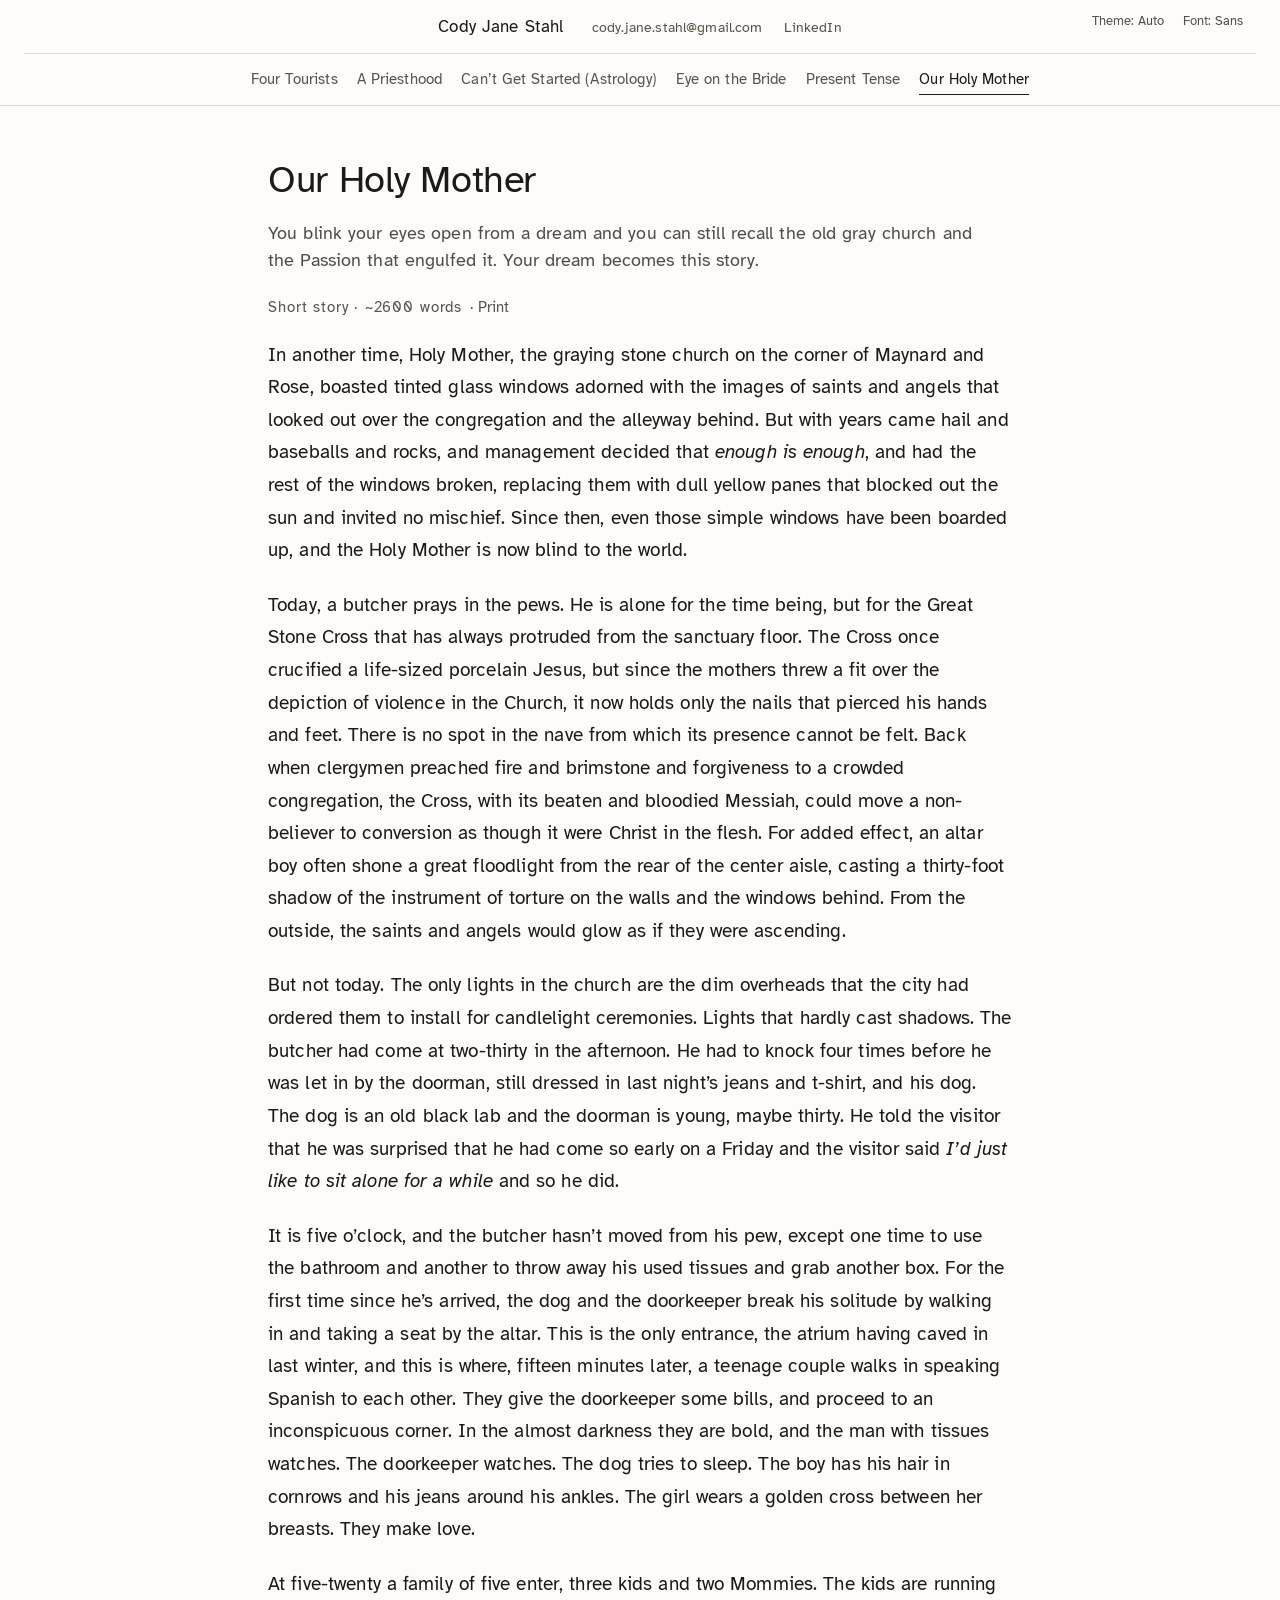
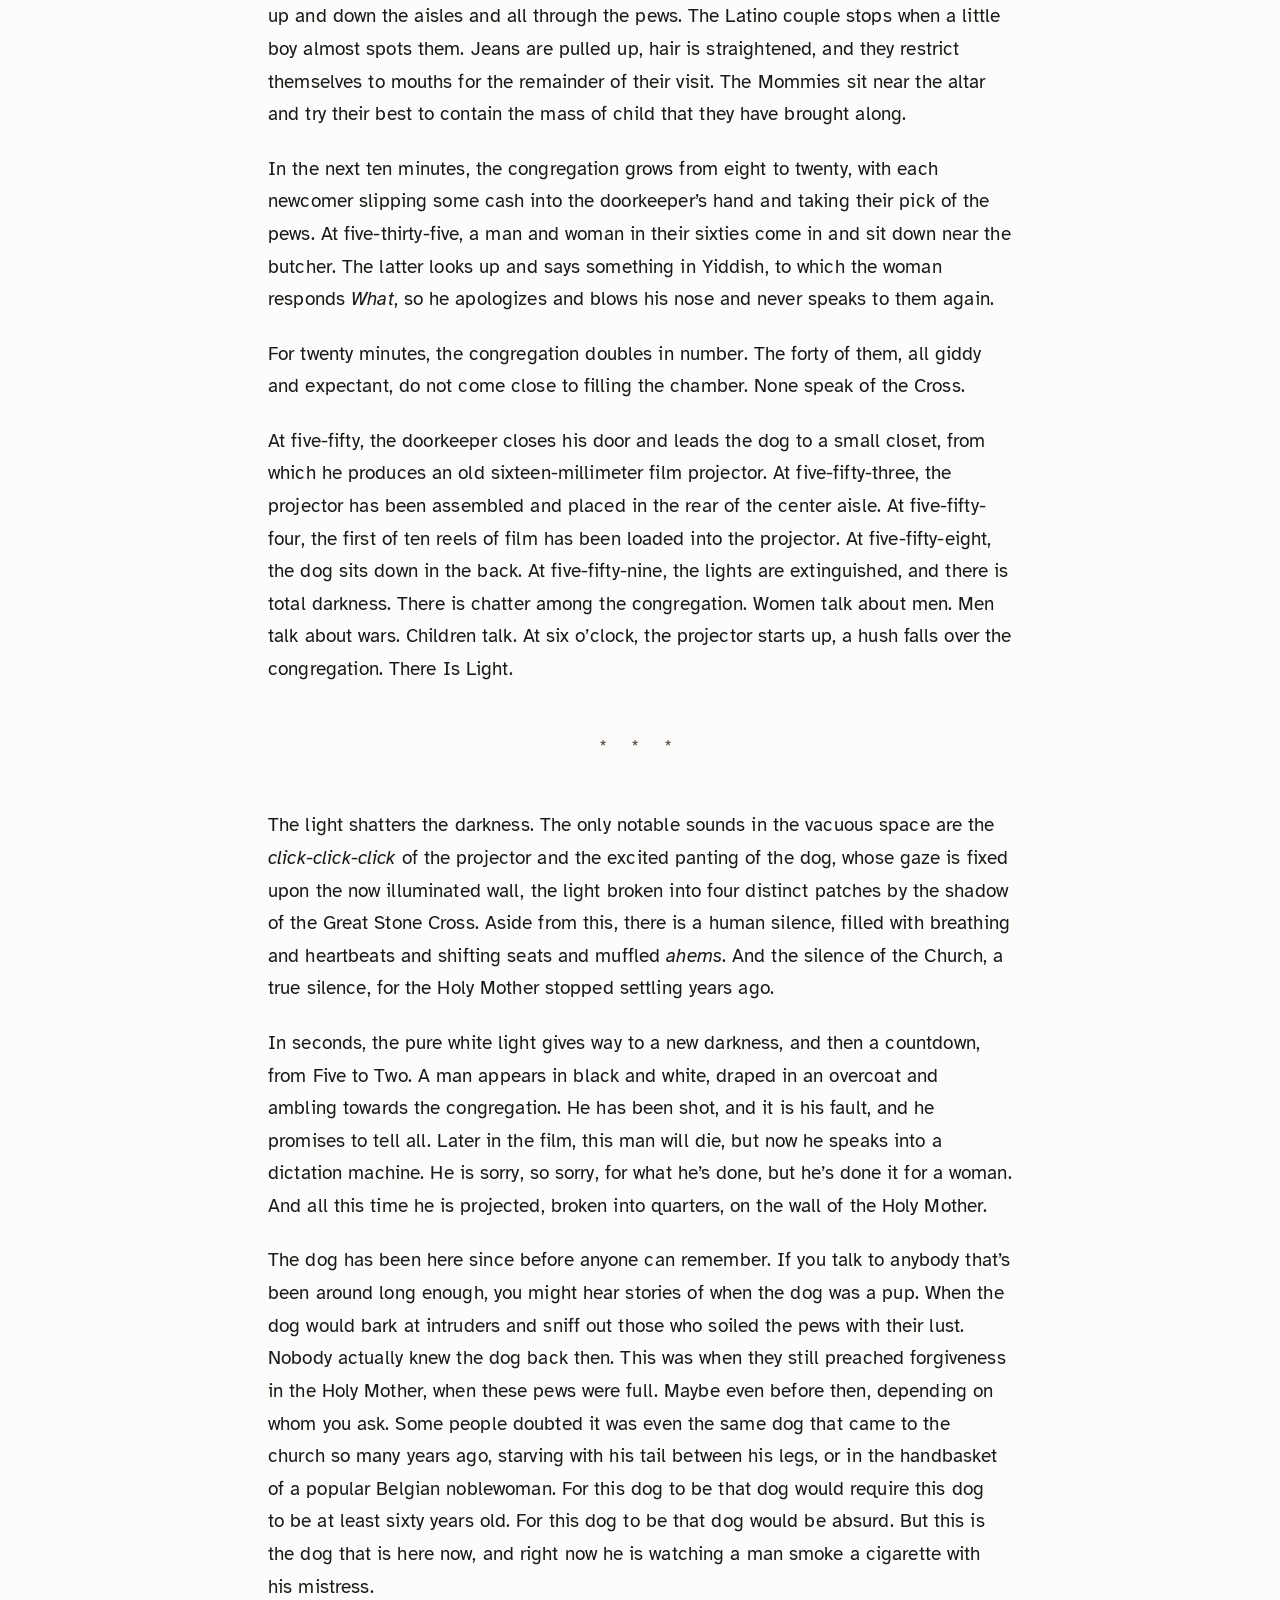
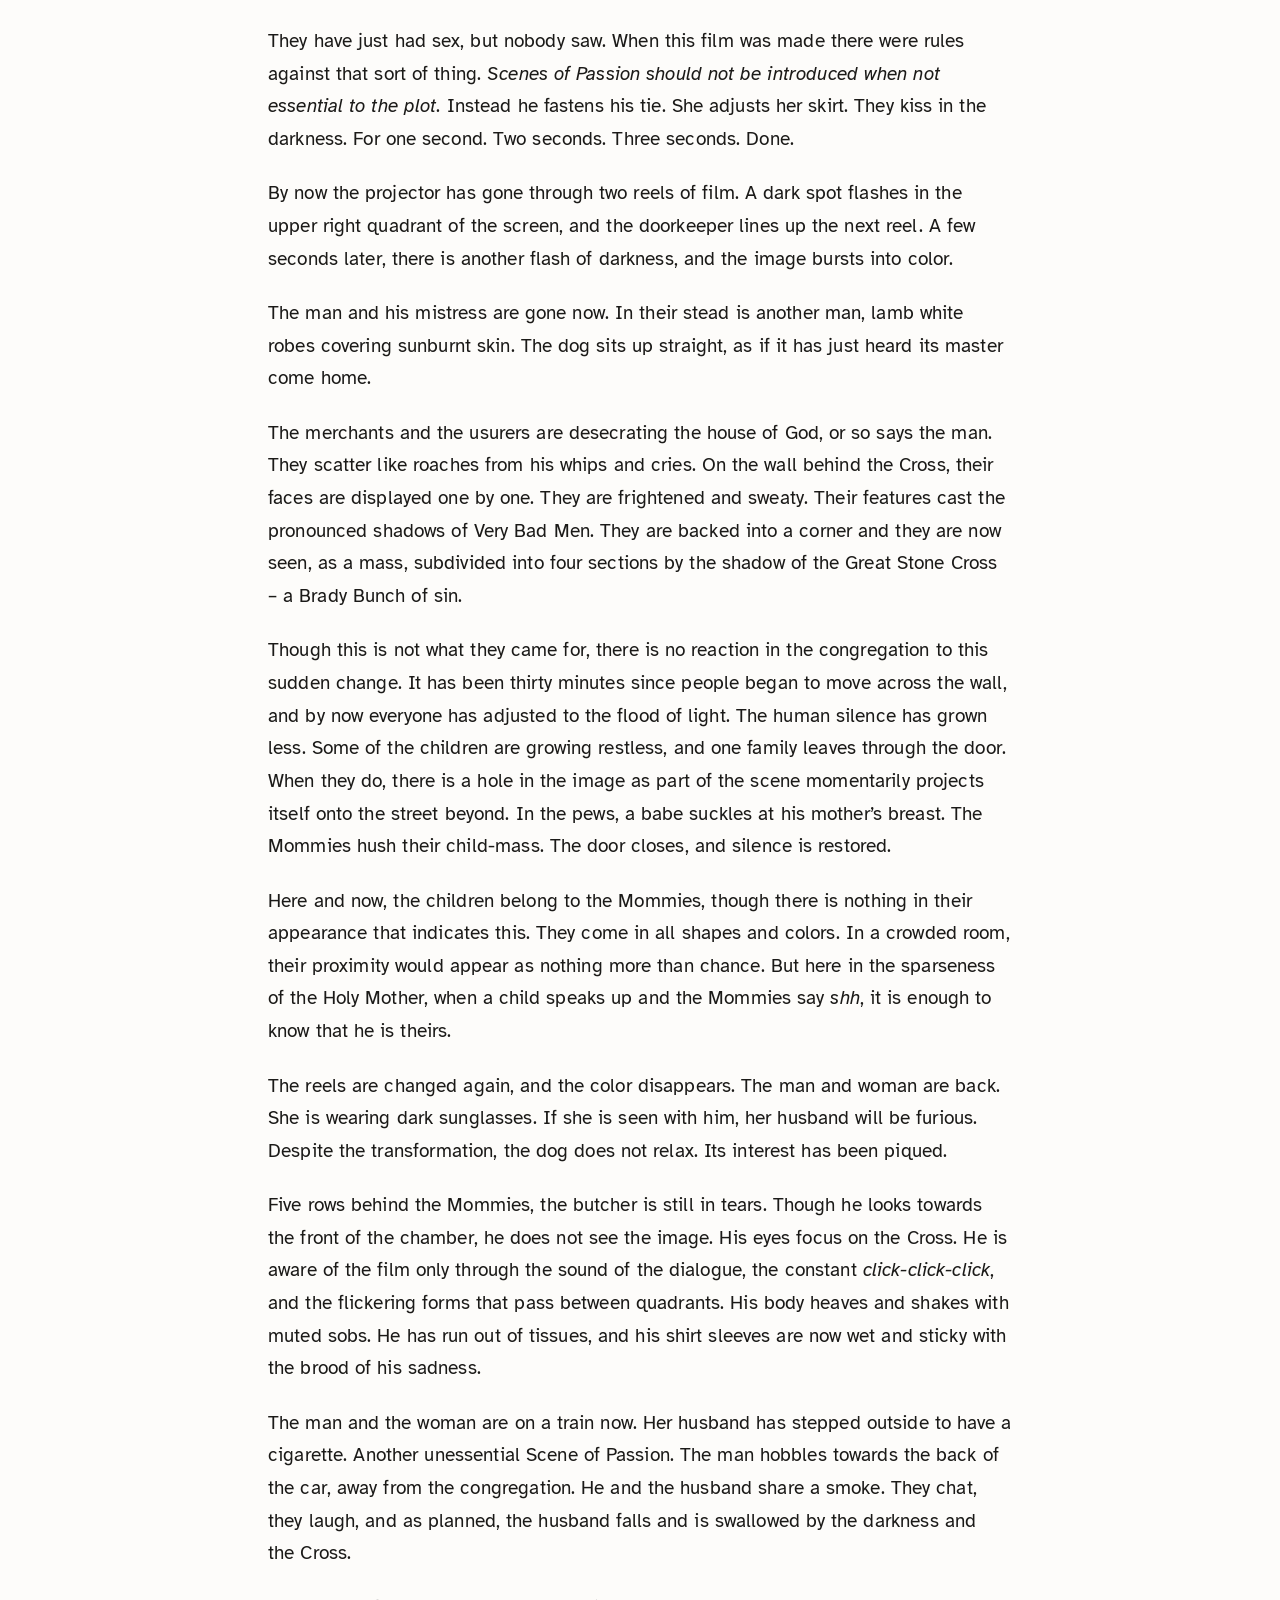
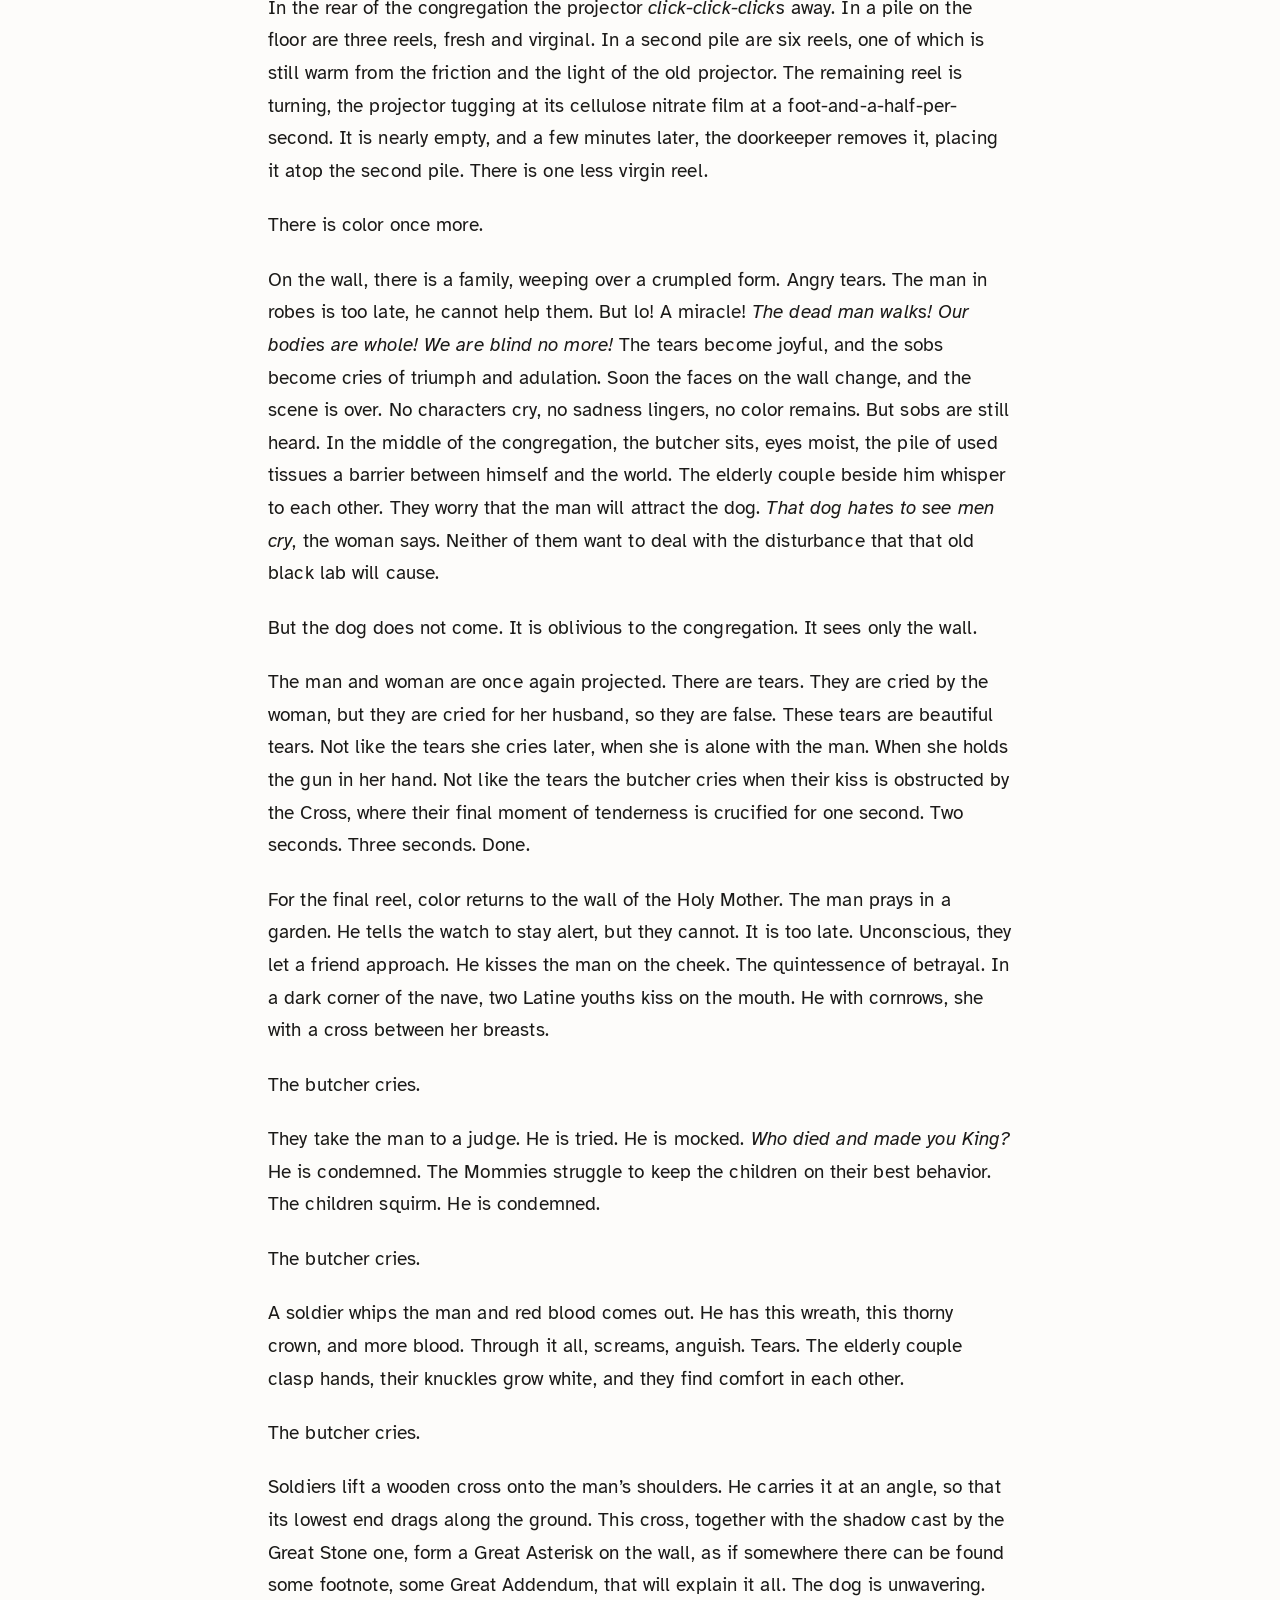
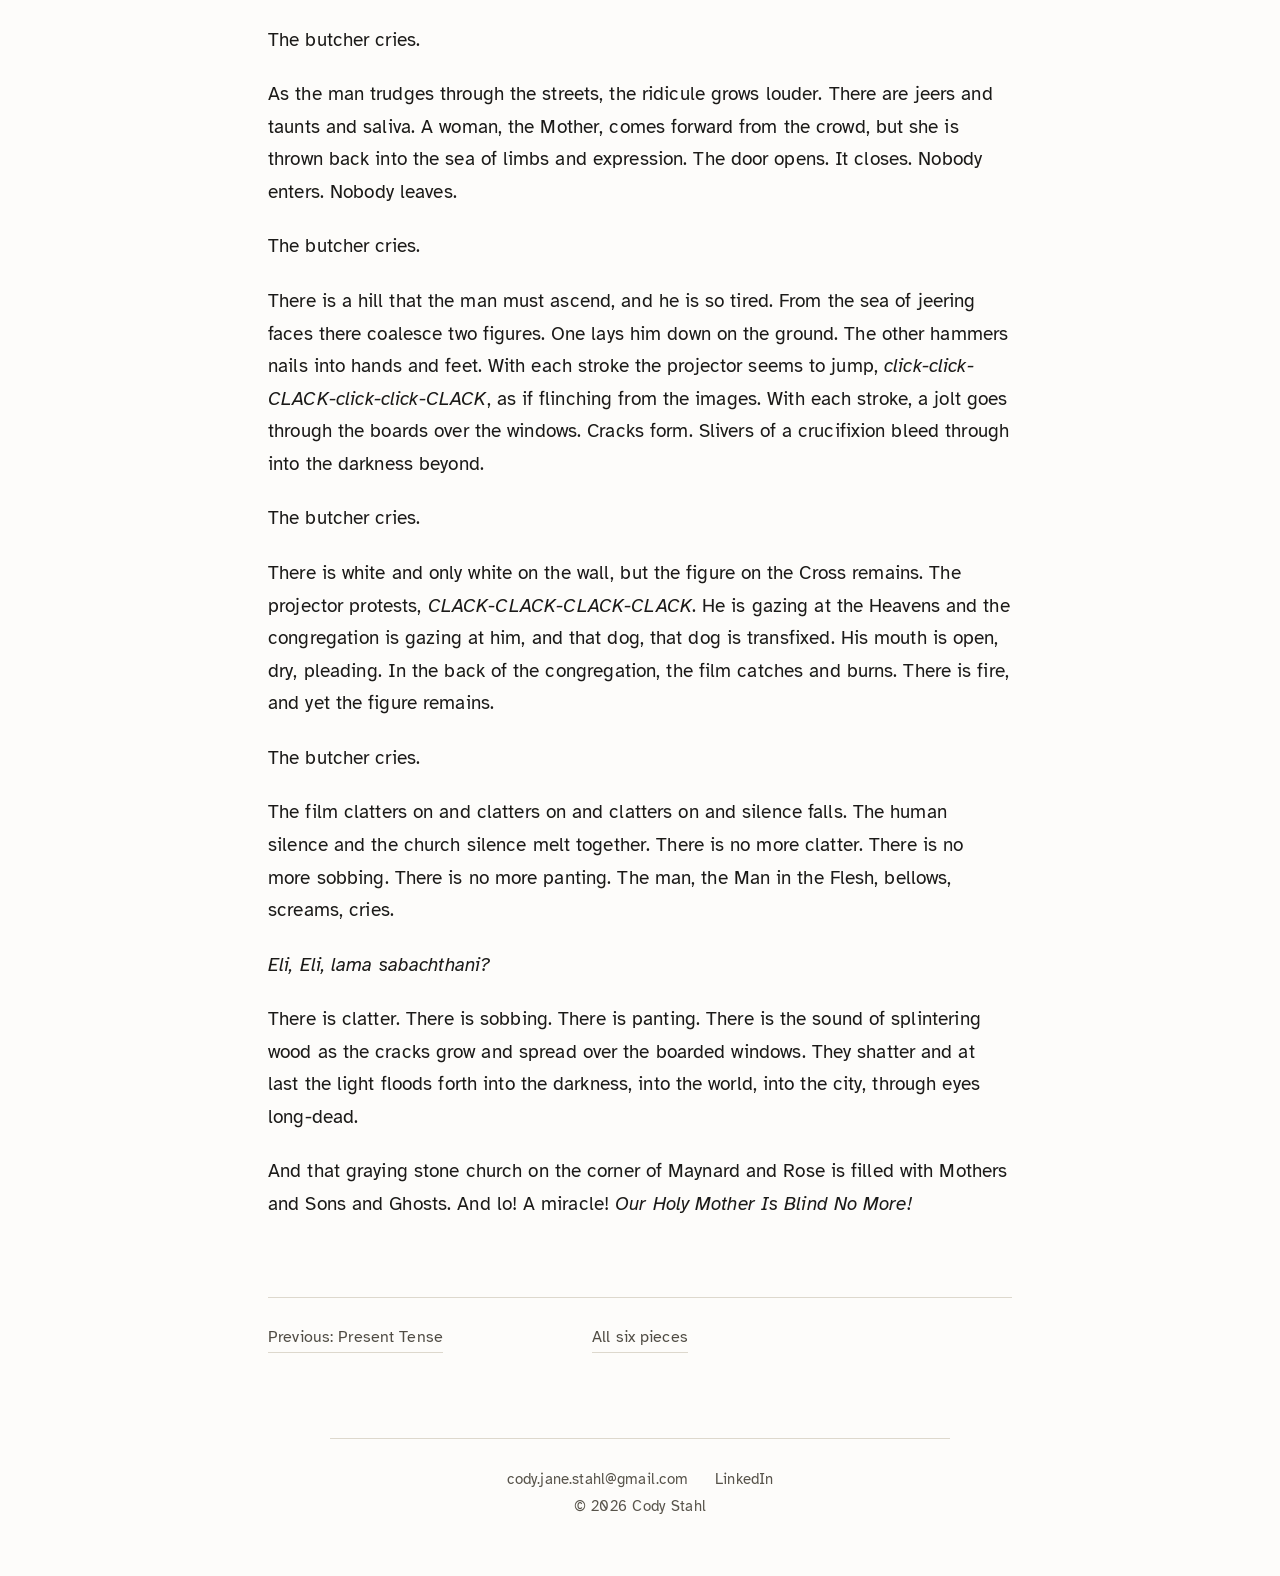
<file: writing/our-holy-mother.html>
<!DOCTYPE html>
<html lang="en">
<head>
<meta charset="utf-8">
<meta name="viewport" content="width=device-width, initial-scale=1">
<title>Our Holy Mother · Cody Jane Stahl</title>
<meta name="description" content="You blink your eyes open from a dream and you can still recall the old gray church and the Passion that engulfed it. Your dream becomes this story.">
<meta name="robots" content="noindex">
<link rel="canonical" href="https://cody.stahlsystems.com/writing/our-holy-mother">
<meta property="og:type" content="article">
<meta property="og:title" content="Our Holy Mother">
<meta property="og:description" content="You blink your eyes open from a dream and you can still recall the old gray church and the Passion that engulfed it. Your dream becomes this story.">
<meta property="og:url" content="https://cody.stahlsystems.com/writing/our-holy-mother">
<meta name="twitter:card" content="summary">
<link rel="icon" href="/writing/favicon.svg" type="image/svg+xml">
<link rel="preload" href="/writing/fonts/atkinson-hyperlegible-regular.d64ba838ef.woff2" as="font" type="font/woff2" crossorigin>
<link rel="stylesheet" href="/writing/site.0b1662e811.css">
<!-- Applies saved theme and font before first paint, so a reader who chose
     dark or the serif never sees a flash of the default (PRD RO-4, TH-4).
     Blocking and tiny by design. -->
<script>try{var d=document.documentElement,t=localStorage.getItem('wss-theme'),f=localStorage.getItem('wss-font');if(t==='dark'||t==='light')d.dataset.theme=t;if(f==='serif')d.dataset.font=f}catch(e){}</script>
<script defer src="/writing/a11y.ce8c271b4e.js"></script>

</head>
<body class="piece piece-our-holy-mother form-story">
<a class="skip" href="#main">Skip to the work</a>
<a class="skip" href="#reading-options">Reading options</a>
<header class="site">
  <div class="site-inner">
    <a class="site-name" href="/writing/">Cody Jane Stahl</a>
    <nav class="site-contact" aria-label="Contact">
      <a href="mailto:cody.jane.stahl@gmail.com">cody.jane.stahl@gmail.com</a>
      <a href="https://www.linkedin.com/in/cody-stahl/" rel="me noopener">LinkedIn</a>
    </nav>
  </div>
  <div class="site-controls" id="reading-options"></div>
  <nav class="site-works" aria-label="All six pieces">
      <a href="/writing/four-tourists">Four Tourists</a>
      <a href="/writing/a-priesthood">A Priesthood</a>
      <a href="/writing/cant-get-started-astrology">Can’t Get Started (Astrology)</a>
      <a href="/writing/eye-on-the-bride">Eye on the Bride</a>
      <a href="/writing/present-tense">Present Tense</a>
      <a href="/writing/our-holy-mother" aria-current="page">Our Holy Mother</a>
  </nav>
</header>
<main id="main">
<article>
  <header class="piece-head">
    <h1>Our Holy Mother</h1>
    <p class="byline print-only">Cody Jane Stahl</p>
    <p class="framing">You blink your eyes open from a dream and you can still recall the old gray church and the Passion that engulfed it. Your dream becomes this story.</p>
    <p class="meta">Short story · ~2600 words</p>
    
  </header>
<p>In another time, Holy Mother, the graying stone church on the corner of Maynard and Rose, boasted tinted glass windows adorned with the images of saints and angels that looked out over the congregation and the alleyway behind. But with years came hail and baseballs and rocks, and management decided that <em>enough is enough</em>, and had the rest of the windows broken, replacing them with dull yellow panes that blocked out the sun and invited no mischief. Since then, even those simple windows have been boarded up, and the Holy Mother is now blind to the world.</p>
<p>Today, a butcher prays in the pews. He is alone for the time being, but for the Great Stone Cross that has always protruded from the sanctuary floor. The Cross once crucified a life-sized porcelain Jesus, but since the mothers threw a fit over the depiction of violence in the Church, it now holds only the nails that pierced his hands and feet. There is no spot in the nave from which its presence cannot be felt. Back when clergymen preached fire and brimstone and forgiveness to a crowded congregation, the Cross, with its beaten and bloodied Messiah, could move a non-believer to conversion as though it were Christ in the flesh. For added effect, an altar boy often shone a great floodlight from the rear of the center aisle, casting a thirty-foot shadow of the instrument of torture on the walls and the windows behind. From the outside, the saints and angels would glow as if they were ascending.</p>
<p>But not today. The only lights in the church are the dim overheads that the city had ordered them to install for candlelight ceremonies. Lights that hardly cast shadows. The butcher had come at two-thirty in the afternoon. He had to knock four times before he was let in by the doorman, still dressed in last night’s jeans and t-shirt, and his dog. The dog is an old black lab and the doorman is young, maybe thirty. He told the visitor that he was surprised that he had come so early on a Friday and the visitor said <em>I’d just like to sit alone for a while</em> and so he did.</p>
<p>It is five o’clock, and the butcher hasn’t moved from his pew, except one time to use the bathroom and another to throw away his used tissues and grab another box. For the first time since he’s arrived, the dog and the doorkeeper break his solitude by walking in and taking a seat by the altar. This is the only entrance, the atrium having caved in last winter, and this is where, fifteen minutes later, a teenage couple walks in speaking Spanish to each other. They give the doorkeeper some bills, and proceed to an inconspicuous corner. In the almost darkness they are bold, and the man with tissues watches. The doorkeeper watches. The dog tries to sleep. The boy has his hair in cornrows and his jeans around his ankles. The girl wears a golden cross between her breasts. They make love.</p>
<p>At five-twenty a family of five enter, three kids and two Mommies. The kids are running up and down the aisles and all through the pews. The Latino couple stops when a little boy almost spots them. Jeans are pulled up, hair is straightened, and they restrict themselves to mouths for the remainder of their visit. The Mommies sit near the altar and try their best to contain the mass of child that they have brought along.</p>
<p>In the next ten minutes, the congregation grows from eight to twenty, with each newcomer slipping some cash into the doorkeeper’s hand and taking their pick of the pews. At five-thirty-five, a man and woman in their sixties come in and sit down near the butcher. The latter looks up and says something in Yiddish, to which the woman responds <em>What</em>, so he apologizes and blows his nose and never speaks to them again.</p>
<p>For twenty minutes, the congregation doubles in number. The forty of them, all giddy and expectant, do not come close to filling the chamber. None speak of the Cross.</p>
<p>At five-fifty, the doorkeeper closes his door and leads the dog to a small closet, from which he produces an old sixteen-millimeter film projector. At five-fifty-three, the projector has been assembled and placed in the rear of the center aisle. At five-fifty-four, the first of ten reels of film has been loaded into the projector. At five-fifty-eight, the dog sits down in the back. At five-fifty-nine, the lights are extinguished, and there is total darkness. There is chatter among the congregation. Women talk about men. Men talk about wars. Children talk. At six o’clock, the projector starts up, a hush falls over the congregation. There Is Light.</p>
<hr class="scene">
<p>The light shatters the darkness. The only notable sounds in the vacuous space are the <em>click-click-click</em> of the projector and the excited panting of the dog, whose gaze is fixed upon the now illuminated wall, the light broken into four distinct patches by the shadow of the Great Stone Cross. Aside from this, there is a human silence, filled with breathing and heartbeats and shifting seats and muffled <em>ahems</em>. And the silence of the Church, a true silence, for the Holy Mother stopped settling years ago.</p>
<p>In seconds, the pure white light gives way to a new darkness, and then a countdown, from Five to Two. A man appears in black and white, draped in an overcoat and ambling towards the congregation. He has been shot, and it is his fault, and he promises to tell all. Later in the film, this man will die, but now he speaks into a dictation machine. He is sorry, so sorry, for what he’s done, but he’s done it for a woman. And all this time he is projected, broken into quarters, on the wall of the Holy Mother.</p>
<p>The dog has been here since before anyone can remember. If you talk to anybody that’s been around long enough, you might hear stories of when the dog was a pup. When the dog would bark at intruders and sniff out those who soiled the pews with their lust. Nobody actually knew the dog back then. This was when they still preached forgiveness in the Holy Mother, when these pews were full. Maybe even before then, depending on whom you ask. Some people doubted it was even the same dog that came to the church so many years ago, starving with his tail between his legs, or in the handbasket of a popular Belgian noblewoman. For this dog to be that dog would require this dog to be at least sixty years old. For this dog to be that dog would be absurd. But this is the dog that is here now, and right now he is watching a man smoke a cigarette with his mistress.</p>
<p>They have just had sex, but nobody saw. When this film was made there were rules against that sort of thing. <em>Scenes of Passion should not be introduced when not essential to the plot</em>. Instead he fastens his tie. She adjusts her skirt. They kiss in the darkness. For one second. Two seconds. Three seconds. Done.</p>
<p>By now the projector has gone through two reels of film. A dark spot flashes in the upper right quadrant of the screen, and the doorkeeper lines up the next reel. A few seconds later, there is another flash of darkness, and the image bursts into color.</p>
<p>The man and his mistress are gone now. In their stead is another man, lamb white robes covering sunburnt skin. The dog sits up straight, as if it has just heard its master come home.</p>
<p>The merchants and the usurers are desecrating the house of God, or so says the man. They scatter like roaches from his whips and cries. On the wall behind the Cross, their faces are displayed one by one. They are frightened and sweaty. Their features cast the pronounced shadows of Very Bad Men. They are backed into a corner and they are now seen, as a mass, subdivided into four sections by the shadow of the Great Stone Cross – a Brady Bunch of sin.</p>
<p>Though this is not what they came for, there is no reaction in the congregation to this sudden change. It has been thirty minutes since people began to move across the wall, and by now everyone has adjusted to the flood of light. The human silence has grown less. Some of the children are growing restless, and one family leaves through the door. When they do, there is a hole in the image as part of the scene momentarily projects itself onto the street beyond. In the pews, a babe suckles at his mother’s breast. The Mommies hush their child-mass. The door closes, and silence is restored.</p>
<p>Here and now, the children belong to the Mommies, though there is nothing in their appearance that indicates this. They come in all shapes and colors. In a crowded room, their proximity would appear as nothing more than chance. But here in the sparseness of the Holy Mother, when a child speaks up and the Mommies say <em>shh</em>, it is enough to know that he is theirs.</p>
<p>The reels are changed again, and the color disappears. The man and woman are back. She is wearing dark sunglasses. If she is seen with him, her husband will be furious. Despite the transformation, the dog does not relax. Its interest has been piqued.</p>
<p>Five rows behind the Mommies, the butcher is still in tears. Though he looks towards the front of the chamber, he does not see the image. His eyes focus on the Cross. He is aware of the film only through the sound of the dialogue, the constant <em>click-click-click</em>, and the flickering forms that pass between quadrants. His body heaves and shakes with muted sobs. He has run out of tissues, and his shirt sleeves are now wet and sticky with the brood of his sadness.</p>
<p>The man and the woman are on a train now. Her husband has stepped outside to have a cigarette. Another unessential Scene of Passion. The man hobbles towards the back of the car, away from the congregation. He and the husband share a smoke. They chat, they laugh, and as planned, the husband falls and is swallowed by the darkness and the Cross.</p>
<p>In the rear of the congregation the projector <em>click-click-clicks</em> away. In a pile on the floor are three reels, fresh and virginal. In a second pile are six reels, one of which is still warm from the friction and the light of the old projector. The remaining reel is turning, the projector tugging at its cellulose nitrate film at a foot-and-a-half-per-second. It is nearly empty, and a few minutes later, the doorkeeper removes it, placing it atop the second pile. There is one less virgin reel.</p>
<p>There is color once more.</p>
<p>On the wall, there is a family, weeping over a crumpled form. Angry tears. The man in robes is too late, he cannot help them. But lo! A miracle! <em>The dead man walks! Our bodies are whole! We are blind no more!</em> The tears become joyful, and the sobs become cries of triumph and adulation. Soon the faces on the wall change, and the scene is over. No characters cry, no sadness lingers, no color remains. But sobs are still heard. In the middle of the congregation, the butcher sits, eyes moist, the pile of used tissues a barrier between himself and the world. The elderly couple beside him whisper to each other. They worry that the man will attract the dog. <em>That dog hates to see men cry</em>, the woman says. Neither of them want to deal with the disturbance that that old black lab will cause.</p>
<p>But the dog does not come. It is oblivious to the congregation. It sees only the wall.</p>
<p>The man and woman are once again projected. There are tears. They are cried by the woman, but they are cried for her husband, so they are false. These tears are beautiful tears. Not like the tears she cries later, when she is alone with the man. When she holds the gun in her hand. Not like the tears the butcher cries when their kiss is obstructed by the Cross, where their final moment of tenderness is crucified for one second. Two seconds. Three seconds. Done.</p>
<p>For the final reel, color returns to the wall of the Holy Mother. The man prays in a garden. He tells the watch to stay alert, but they cannot. It is too late. Unconscious, they let a friend approach. He kisses the man on the cheek. The quintessence of betrayal. In a dark corner of the nave, two Latine youths kiss on the mouth. He with cornrows, she with a cross between her breasts.</p>
<p>The butcher cries.</p>
<p>They take the man to a judge. He is tried. He is mocked. <em>Who died and made you King?</em> He is condemned. The Mommies struggle to keep the children on their best behavior. The children squirm. He is condemned.</p>
<p>The butcher cries.</p>
<p>A soldier whips the man and red blood comes out. He has this wreath, this thorny crown, and more blood. Through it all, screams, anguish. Tears. The elderly couple clasp hands, their knuckles grow white, and they find comfort in each other.</p>
<p>The butcher cries.</p>
<p>Soldiers lift a wooden cross onto the man’s shoulders. He carries it at an angle, so that its lowest end drags along the ground. This cross, together with the shadow cast by the Great Stone one, form a Great Asterisk on the wall, as if somewhere there can be found some footnote, some Great Addendum, that will explain it all. The dog is unwavering.</p>
<p>The butcher cries.</p>
<p>As the man trudges through the streets, the ridicule grows louder. There are jeers and taunts and saliva. A woman, the Mother, comes forward from the crowd, but she is thrown back into the sea of limbs and expression. The door opens. It closes. Nobody enters. Nobody leaves.</p>
<p>The butcher cries.</p>
<p>There is a hill that the man must ascend, and he is so tired. From the sea of jeering faces there coalesce two figures. One lays him down on the ground. The other hammers nails into hands and feet. With each stroke the projector seems to jump, <em>click-click-CLACK-click-click-CLACK</em>, as if flinching from the images. With each stroke, a jolt goes through the boards over the windows. Cracks form. Slivers of a crucifixion bleed through into the darkness beyond.</p>
<p>The butcher cries.</p>
<p>There is white and only white on the wall, but the figure on the Cross remains. The projector protests, <em>CLACK-CLACK-CLACK-CLACK</em>. He is gazing at the Heavens and the congregation is gazing at him, and that dog, that dog is transfixed. His mouth is open, dry, pleading. In the back of the congregation, the film catches and burns. There is fire, and yet the figure remains.</p>
<p>The butcher cries.</p>
<p>The film clatters on and clatters on and clatters on and silence falls. The human silence and the church silence melt together. There is no more clatter. There is no more sobbing. There is no more panting. The man, the Man in the Flesh, bellows, screams, cries.</p>
<p><em>Eli, Eli, lama sabachthani?</em></p>
<p>There is clatter. There is sobbing. There is panting. There is the sound of splintering wood as the cracks grow and spread over the boarded windows. They shatter and at last the light floods forth into the darkness, into the world, into the city, through eyes long-dead.</p>
<p>And that graying stone church on the corner of Maynard and Rose is filled with Mothers and Sons and Ghosts. And lo! A miracle! <em>Our Holy Mother Is Blind No More!</em></p>
</article>
<nav class="pager">
  <a class="prev" href="/writing/present-tense">Previous: Present Tense</a>
  <a class="home" href="/writing/">All six pieces</a>
  
</nav>

</main>
<footer>
  <nav class="footer-links" aria-label="Contact">
    <a href="mailto:cody.jane.stahl@gmail.com">cody.jane.stahl@gmail.com</a>
    <a href="https://www.linkedin.com/in/cody-stahl/" rel="me noopener">LinkedIn</a>
  </nav>
  <p class="copyright">© 2026 Cody Stahl</p>
</footer>
</body>
</html>
</file>
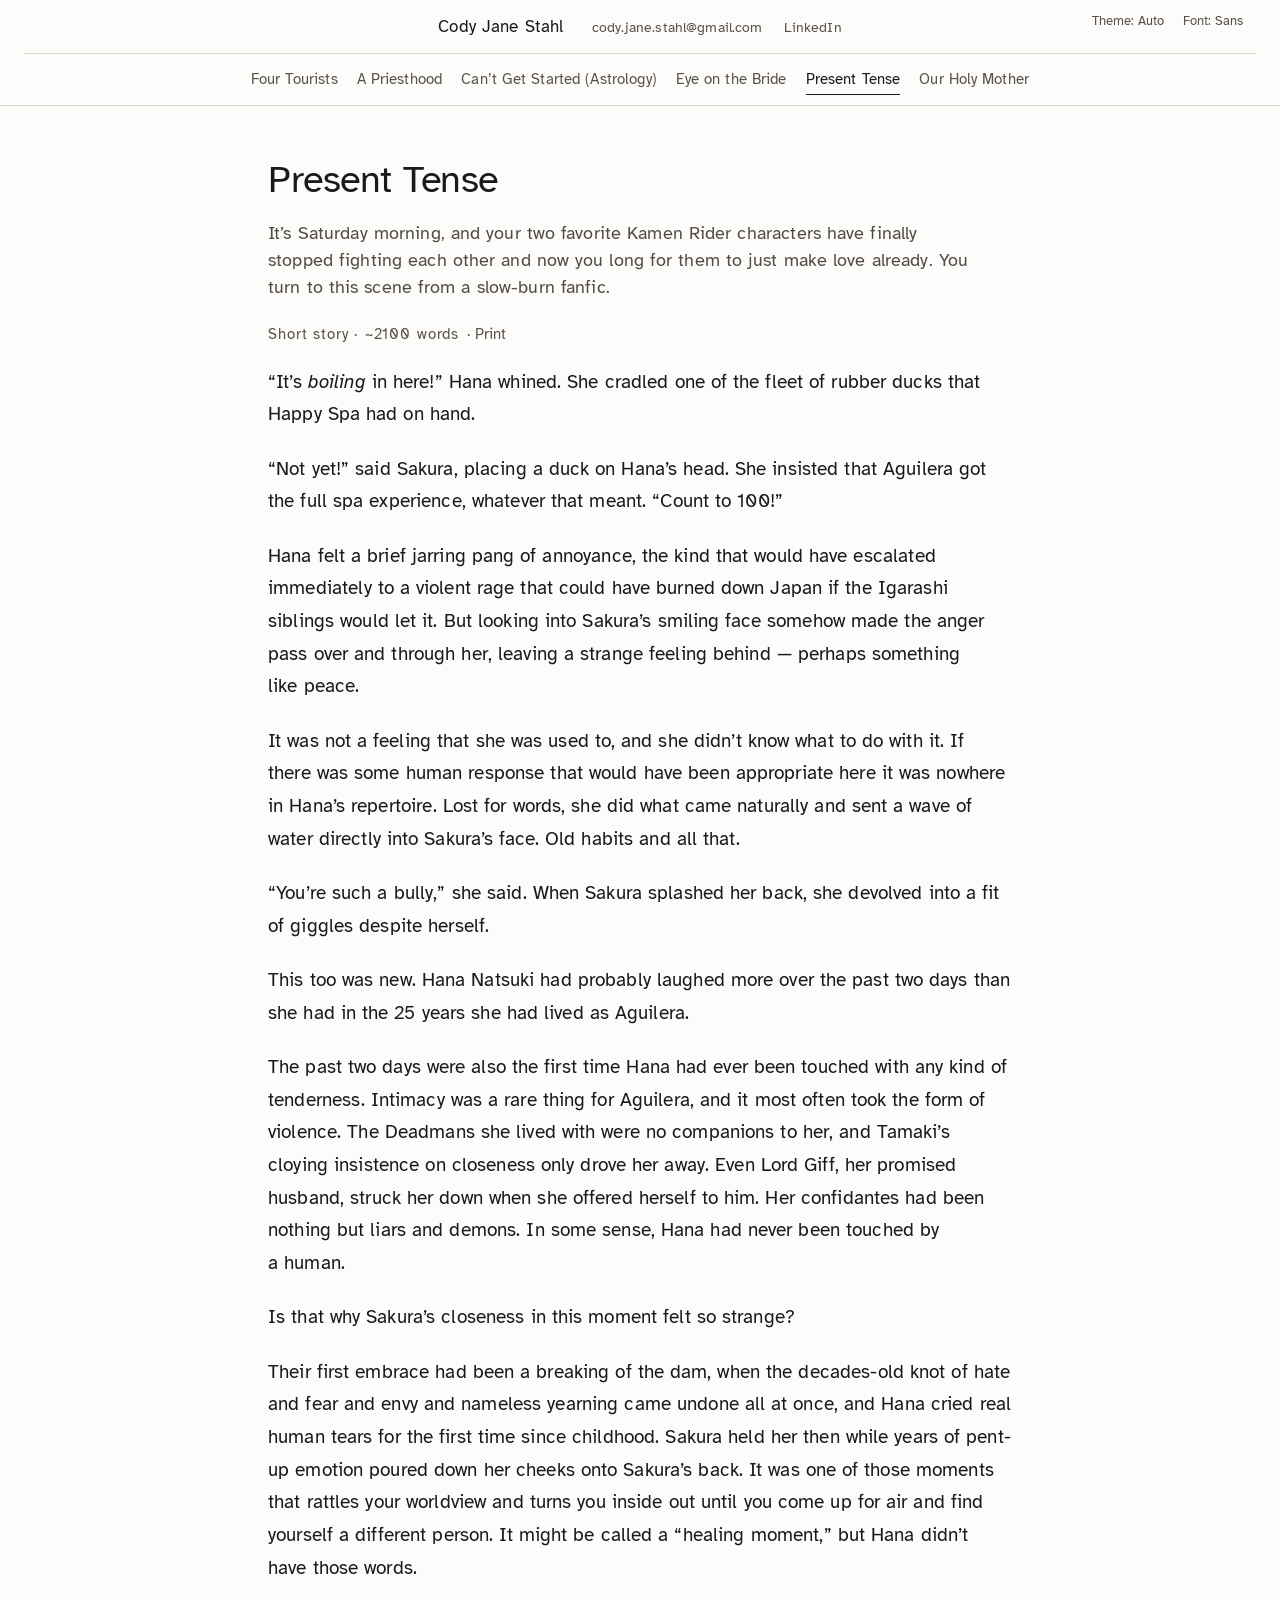
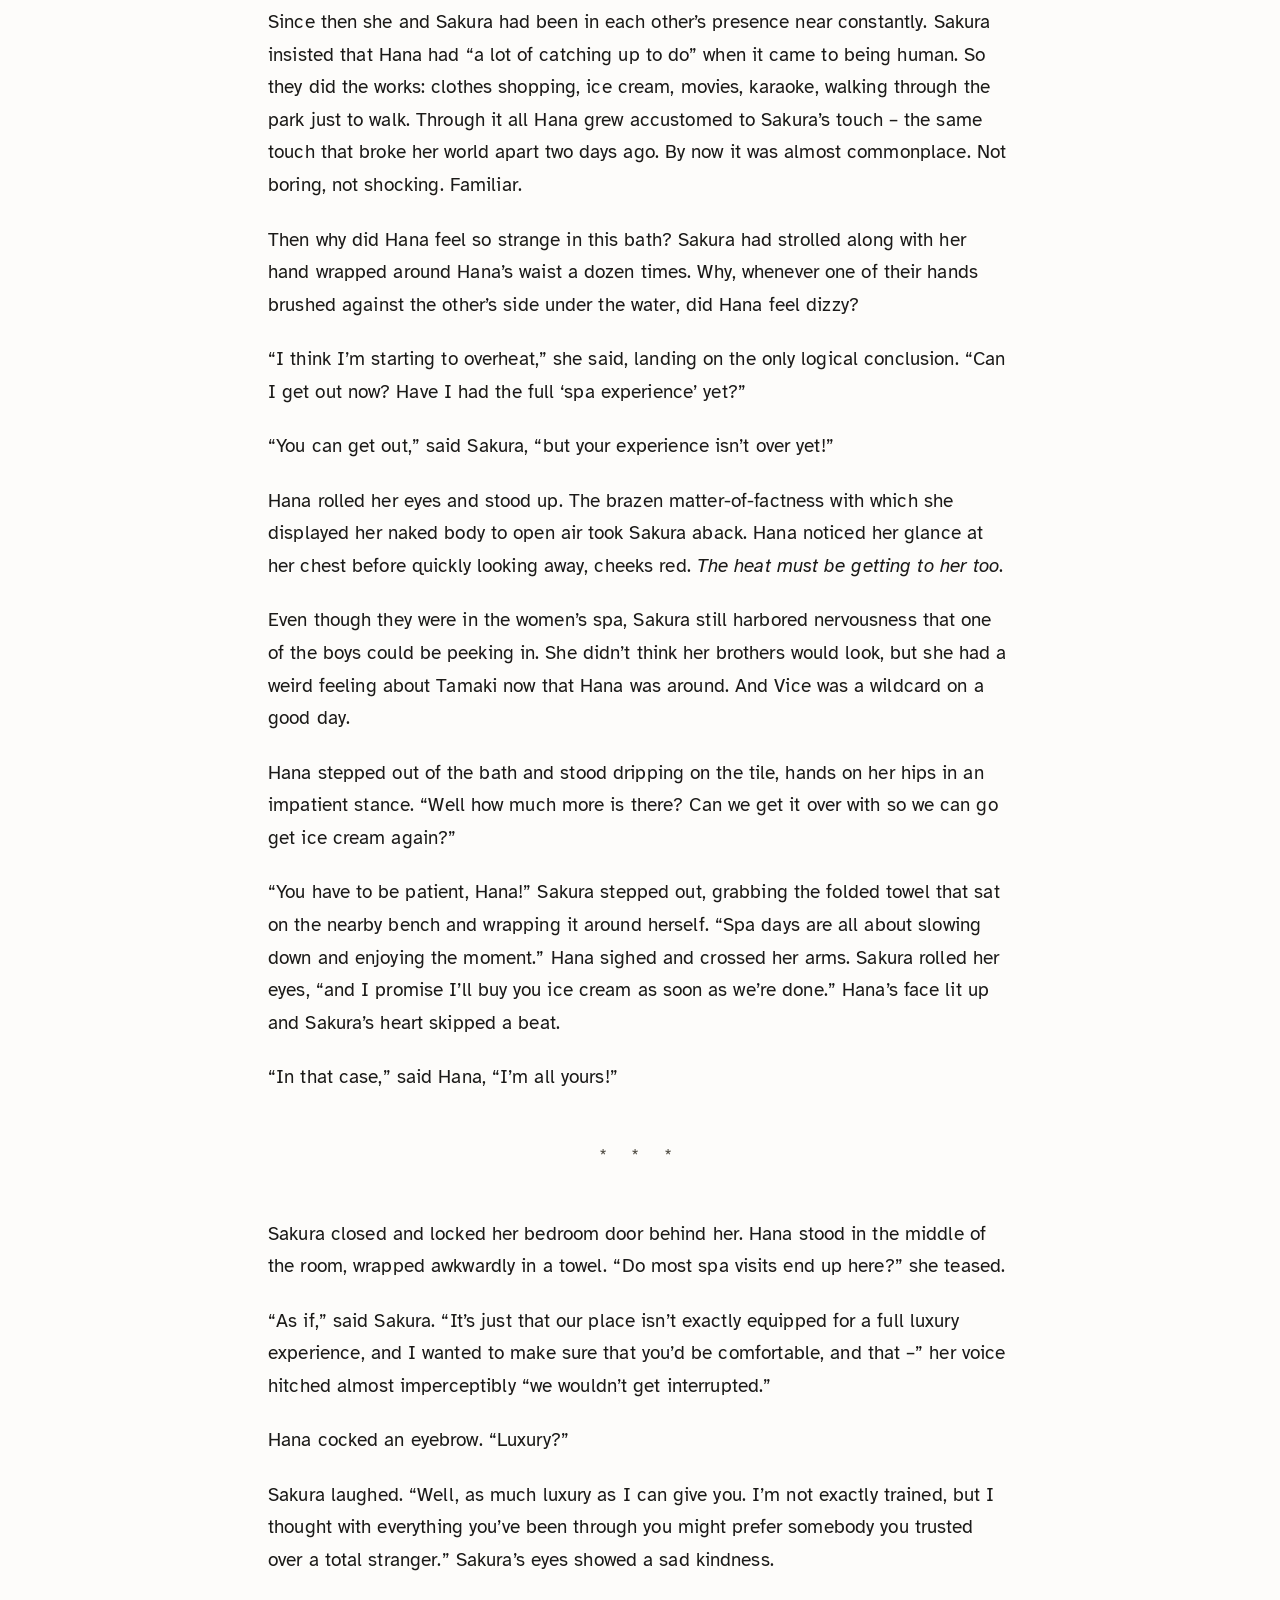
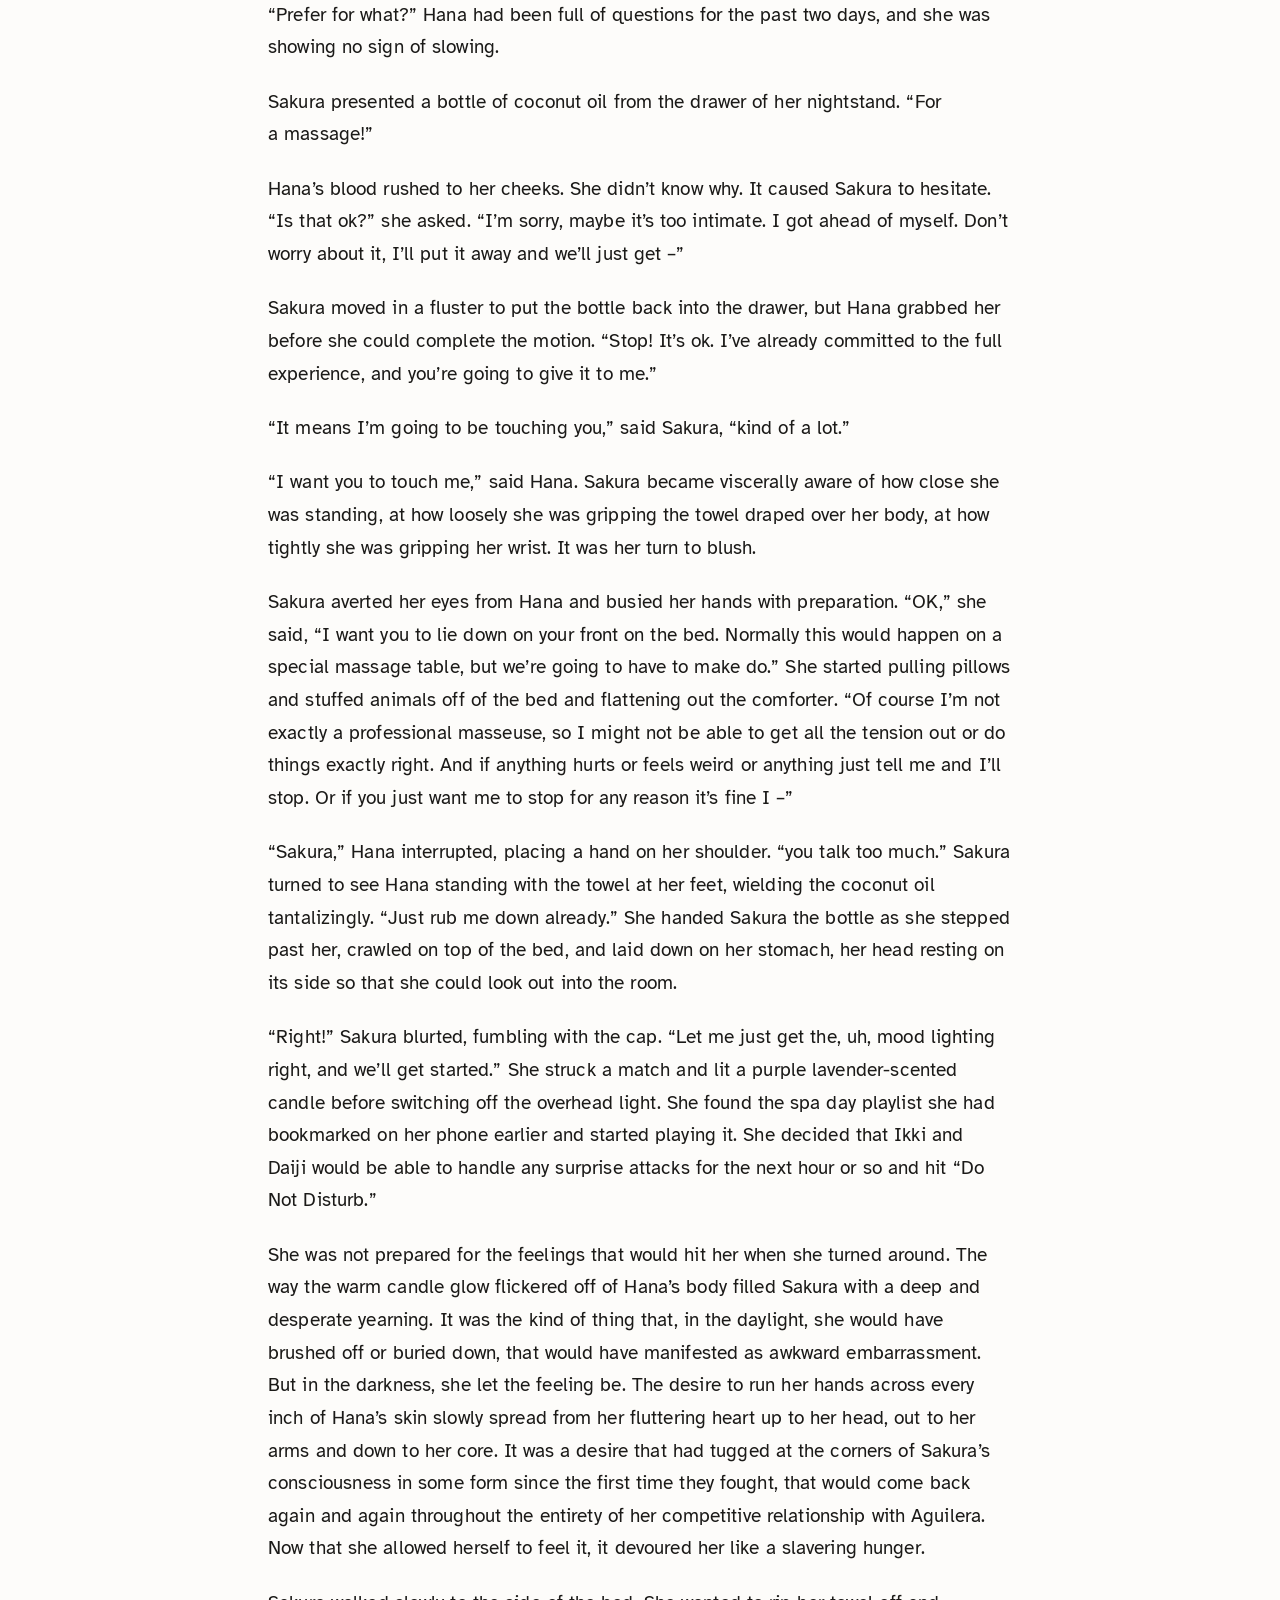
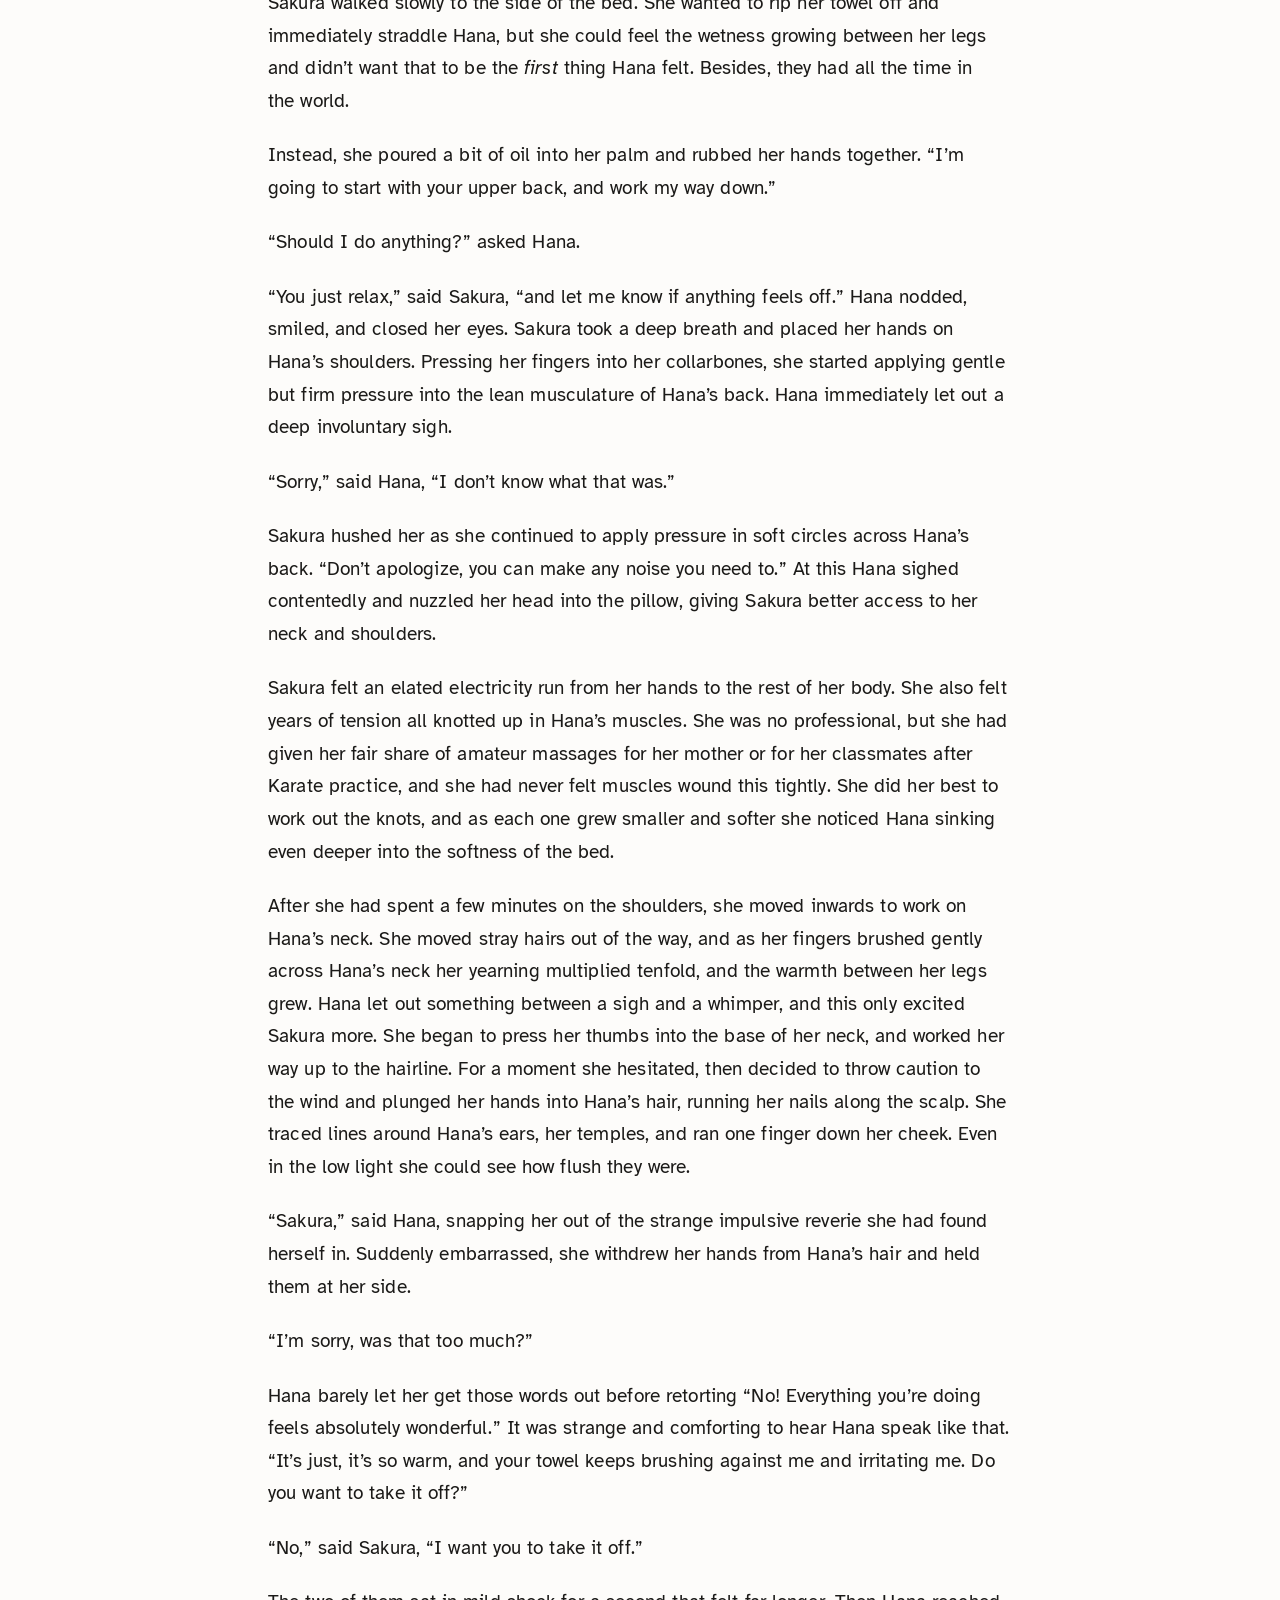
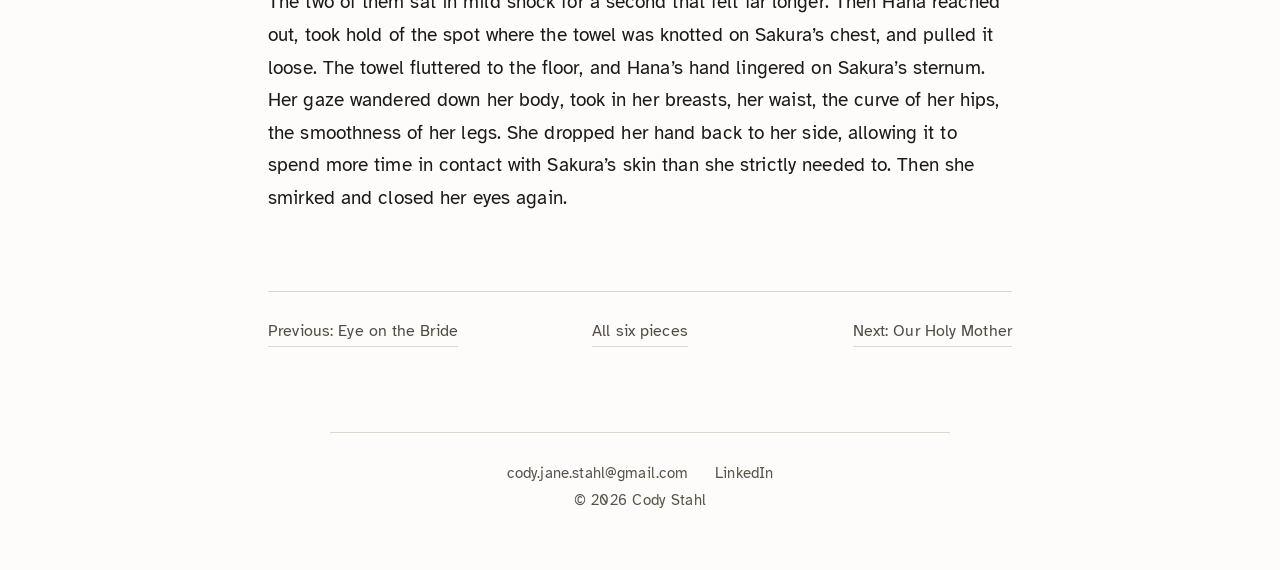
<file: writing/present-tense.html>
<!DOCTYPE html>
<html lang="en">
<head>
<meta charset="utf-8">
<meta name="viewport" content="width=device-width, initial-scale=1">
<title>Present Tense · Cody Jane Stahl</title>
<meta name="description" content="It’s Saturday morning, and your two favorite Kamen Rider characters have finally stopped fighting each other and now you long for them to just make love already. You turn to this scene from a slow-burn fanfic.">
<meta name="robots" content="noindex">
<link rel="canonical" href="https://cody.stahlsystems.com/writing/present-tense">
<meta property="og:type" content="article">
<meta property="og:title" content="Present Tense">
<meta property="og:description" content="It’s Saturday morning, and your two favorite Kamen Rider characters have finally stopped fighting each other and now you long for them to just make love already. You turn to this scene from a slow-burn fanfic.">
<meta property="og:url" content="https://cody.stahlsystems.com/writing/present-tense">
<meta name="twitter:card" content="summary">
<link rel="icon" href="/writing/favicon.svg" type="image/svg+xml">
<link rel="preload" href="/writing/fonts/atkinson-hyperlegible-regular.d64ba838ef.woff2" as="font" type="font/woff2" crossorigin>
<link rel="stylesheet" href="/writing/site.0b1662e811.css">
<!-- Applies saved theme and font before first paint, so a reader who chose
     dark or the serif never sees a flash of the default (PRD RO-4, TH-4).
     Blocking and tiny by design. -->
<script>try{var d=document.documentElement,t=localStorage.getItem('wss-theme'),f=localStorage.getItem('wss-font');if(t==='dark'||t==='light')d.dataset.theme=t;if(f==='serif')d.dataset.font=f}catch(e){}</script>
<script defer src="/writing/a11y.ce8c271b4e.js"></script>

</head>
<body class="piece piece-present-tense form-story">
<a class="skip" href="#main">Skip to the work</a>
<a class="skip" href="#reading-options">Reading options</a>
<header class="site">
  <div class="site-inner">
    <a class="site-name" href="/writing/">Cody Jane Stahl</a>
    <nav class="site-contact" aria-label="Contact">
      <a href="mailto:cody.jane.stahl@gmail.com">cody.jane.stahl@gmail.com</a>
      <a href="https://www.linkedin.com/in/cody-stahl/" rel="me noopener">LinkedIn</a>
    </nav>
  </div>
  <div class="site-controls" id="reading-options"></div>
  <nav class="site-works" aria-label="All six pieces">
      <a href="/writing/four-tourists">Four Tourists</a>
      <a href="/writing/a-priesthood">A Priesthood</a>
      <a href="/writing/cant-get-started-astrology">Can’t Get Started (Astrology)</a>
      <a href="/writing/eye-on-the-bride">Eye on the Bride</a>
      <a href="/writing/present-tense" aria-current="page">Present Tense</a>
      <a href="/writing/our-holy-mother">Our Holy Mother</a>
  </nav>
</header>
<main id="main">
<article>
  <header class="piece-head">
    <h1>Present Tense</h1>
    <p class="byline print-only">Cody Jane Stahl</p>
    <p class="framing">It’s Saturday morning, and your two favorite Kamen Rider characters have finally stopped fighting each other and now you long for them to just make love already. You turn to this scene from a slow-burn fanfic.</p>
    <p class="meta">Short story · ~2100 words</p>
    
  </header>
<p>“It’s <em>boiling</em> in here!” Hana whined. She cradled one of the fleet of rubber ducks that Happy Spa had on hand.</p>
<p>“Not yet!” said Sakura, placing a duck on Hana’s head. She insisted that Aguilera got the full spa experience, whatever that meant. “Count to 100!”</p>
<p>Hana felt a brief jarring pang of annoyance, the kind that would have escalated immediately to a violent rage that could have burned down Japan if the Igarashi siblings would let it. But looking into Sakura’s smiling face somehow made the anger pass over and through her, leaving a strange feeling behind — perhaps something like peace.</p>
<p>It was not a feeling that she was used to, and she didn’t know what to do with it. If there was some human response that would have been appropriate here it was nowhere in Hana’s repertoire. Lost for words, she did what came naturally and sent a wave of water directly into Sakura’s face. Old habits and all that.</p>
<p>“You’re such a bully,” she said. When Sakura splashed her back, she devolved into a fit of giggles despite herself.</p>
<p>This too was new. Hana Natsuki had probably laughed more over the past two days than she had in the 25 years she had lived as Aguilera.</p>
<p>The past two days were also the first time Hana had ever been touched with any kind of tenderness. Intimacy was a rare thing for Aguilera, and it most often took the form of violence. The Deadmans she lived with were no companions to her, and Tamaki’s cloying insistence on closeness only drove her away. Even Lord Giff, her promised husband, struck her down when she offered herself to him. Her confidantes had been nothing but liars and demons. In some sense, Hana had never been touched by a human.</p>
<p>Is that why Sakura’s closeness in this moment felt so strange?</p>
<p>Their first embrace had been a breaking of the dam, when the decades-old knot of hate and fear and envy and nameless yearning came undone all at once, and Hana cried real human tears for the first time since childhood. Sakura held her then while years of pent-up emotion poured down her cheeks onto Sakura’s back. It was one of those moments that rattles your worldview and turns you inside out until you come up for air and find yourself a different person. It might be called a “healing moment,” but Hana didn’t have those words.</p>
<p>Since then she and Sakura had been in each other’s presence near constantly. Sakura insisted that Hana had “a lot of catching up to do” when it came to being human. So they did the works: clothes shopping, ice cream, movies, karaoke, walking through the park just to walk. Through it all Hana grew accustomed to Sakura’s touch – the same touch that broke her world apart two days ago. By now it was almost commonplace. Not boring, not shocking. Familiar.</p>
<p>Then why did Hana feel so strange in this bath? Sakura had strolled along with her hand wrapped around Hana’s waist a dozen times. Why, whenever one of their hands brushed against the other’s side under the water, did Hana feel dizzy?</p>
<p>“I think I’m starting to overheat,” she said, landing on the only logical conclusion. “Can I get out now? Have I had the full ‘spa experience’ yet?”</p>
<p>“You can get out,” said Sakura, “but your experience isn’t over yet!”</p>
<p>Hana rolled her eyes and stood up. The brazen matter-of-factness with which she displayed her naked body to open air took Sakura aback. Hana noticed her glance at her chest before quickly looking away, cheeks red. <em>The heat must be getting to her too</em>.</p>
<p>Even though they were in the women’s spa, Sakura still harbored nervousness that one of the boys could be peeking in. She didn’t think her brothers would look, but she had a weird feeling about Tamaki now that Hana was around. And Vice was a wildcard on a good day.</p>
<p>Hana stepped out of the bath and stood dripping on the tile, hands on her hips in an impatient stance. “Well how much more is there? Can we get it over with so we can go get ice cream again?”</p>
<p>“You have to be patient, Hana!” Sakura stepped out, grabbing the folded towel that sat on the nearby bench and wrapping it around herself. “Spa days are all about slowing down and enjoying the moment.” Hana sighed and crossed her arms. Sakura rolled her eyes, “and I promise I’ll buy you ice cream as soon as we’re done.” Hana’s face lit up and Sakura’s heart skipped a beat.</p>
<p>“In that case,” said Hana, “I’m all yours!”</p>
<hr class="scene">
<p>Sakura closed and locked her bedroom door behind her. Hana stood in the middle of the room, wrapped awkwardly in a towel. “Do most spa visits end up here?” she teased.</p>
<p>“As if,” said Sakura. “It’s just that our place isn’t exactly equipped for a full luxury experience, and I wanted to make sure that you’d be comfortable, and that –” her voice hitched almost imperceptibly “we wouldn’t get interrupted.”</p>
<p>Hana cocked an eyebrow. “Luxury?”</p>
<p>Sakura laughed. “Well, as much luxury as I can give you. I’m not exactly trained, but I thought with everything you’ve been through you might prefer somebody you trusted over a total stranger.” Sakura’s eyes showed a sad kindness.</p>
<p>“Prefer for what?” Hana had been full of questions for the past two days, and she was showing no sign of slowing.</p>
<p>Sakura presented a bottle of coconut oil from the drawer of her nightstand. “For a massage!”</p>
<p>Hana’s blood rushed to her cheeks. She didn’t know why. It caused Sakura to hesitate. “Is that ok?” she asked. “I’m sorry, maybe it’s too intimate. I got ahead of myself. Don’t worry about it, I’ll put it away and we’ll just get –”</p>
<p>Sakura moved in a fluster to put the bottle back into the drawer, but Hana grabbed her before she could complete the motion. “Stop! It’s ok. I’ve already committed to the full experience, and you’re going to give it to me.”</p>
<p>“It means I’m going to be touching you,” said Sakura, “kind of a lot.”</p>
<p>“I want you to touch me,” said Hana. Sakura became viscerally aware of how close she was standing, at how loosely she was gripping the towel draped over her body, at how tightly she was gripping her wrist. It was her turn to blush.</p>
<p>Sakura averted her eyes from Hana and busied her hands with preparation. “OK,” she said, “I want you to lie down on your front on the bed. Normally this would happen on a special massage table, but we’re going to have to make do.” She started pulling pillows and stuffed animals off of the bed and flattening out the comforter. “Of course I’m not exactly a professional masseuse, so I might not be able to get all the tension out or do things exactly right. And if anything hurts or feels weird or anything just tell me and I’ll stop. Or if you just want me to stop for any reason it’s fine I –”</p>
<p>“Sakura,” Hana interrupted, placing a hand on her shoulder. “you talk too much.” Sakura turned to see Hana standing with the towel at her feet, wielding the coconut oil tantalizingly. “Just rub me down already.” She handed Sakura the bottle as she stepped past her, crawled on top of the bed, and laid down on her stomach, her head resting on its side so that she could look out into the room.</p>
<p>“Right!” Sakura blurted, fumbling with the cap. “Let me just get the, uh, mood lighting right, and we’ll get started.” She struck a match and lit a purple lavender-scented candle before switching off the overhead light. She found the spa day playlist she had bookmarked on her phone earlier and started playing it. She decided that Ikki and Daiji would be able to handle any surprise attacks for the next hour or so and hit “Do Not Disturb.”</p>
<p>She was not prepared for the feelings that would hit her when she turned around. The way the warm candle glow flickered off of Hana’s body filled Sakura with a deep and desperate yearning. It was the kind of thing that, in the daylight, she would have brushed off or buried down, that would have manifested as awkward embarrassment. But in the darkness, she let the feeling be. The desire to run her hands across every inch of Hana’s skin slowly spread from her fluttering heart up to her head, out to her arms and down to her core. It was a desire that had tugged at the corners of Sakura’s consciousness in some form since the first time they fought, that would come back again and again throughout the entirety of her competitive relationship with Aguilera. Now that she allowed herself to feel it, it devoured her like a slavering hunger.</p>
<p>Sakura walked slowly to the side of the bed. She wanted to rip her towel off and immediately straddle Hana, but she could feel the wetness growing between her legs and didn’t want that to be the <em>first</em> thing Hana felt. Besides, they had all the time in the world.</p>
<p>Instead, she poured a bit of oil into her palm and rubbed her hands together. “I’m going to start with your upper back, and work my way down.”</p>
<p>“Should I do anything?” asked Hana.</p>
<p>“You just relax,” said Sakura, “and let me know if anything feels off.” Hana nodded, smiled, and closed her eyes. Sakura took a deep breath and placed her hands on Hana’s shoulders. Pressing her fingers into her collarbones, she started applying gentle but firm pressure into the lean musculature of Hana’s back. Hana immediately let out a deep involuntary sigh.</p>
<p>“Sorry,” said Hana, “I don’t know what that was.”</p>
<p>Sakura hushed her as she continued to apply pressure in soft circles across Hana’s back. “Don’t apologize, you can make any noise you need to.” At this Hana sighed contentedly and nuzzled her head into the pillow, giving Sakura better access to her neck and shoulders.</p>
<p>Sakura felt an elated electricity run from her hands to the rest of her body. She also felt years of tension all knotted up in Hana’s muscles. She was no professional, but she had given her fair share of amateur massages for her mother or for her classmates after Karate practice, and she had never felt muscles wound this tightly. She did her best to work out the knots, and as each one grew smaller and softer she noticed Hana sinking even deeper into the softness of the bed.</p>
<p>After she had spent a few minutes on the shoulders, she moved inwards to work on Hana’s neck. She moved stray hairs out of the way, and as her fingers brushed gently across Hana’s neck her yearning multiplied tenfold, and the warmth between her legs grew. Hana let out something between a sigh and a whimper, and this only excited Sakura more. She began to press her thumbs into the base of her neck, and worked her way up to the hairline. For a moment she hesitated, then decided to throw caution to the wind and plunged her hands into Hana’s hair, running her nails along the scalp. She traced lines around Hana’s ears, her temples, and ran one finger down her cheek. Even in the low light she could see how flush they were.</p>
<p>“Sakura,” said Hana, snapping her out of the strange impulsive reverie she had found herself in. Suddenly embarrassed, she withdrew her hands from Hana’s hair and held them at her side.</p>
<p>“I’m sorry, was that too much?”</p>
<p>Hana barely let her get those words out before retorting “No! Everything you’re doing feels absolutely wonderful.” It was strange and comforting to hear Hana speak like that. “It’s just, it’s so warm, and your towel keeps brushing against me and irritating me. Do you want to take it off?”</p>
<p>“No,” said Sakura, “I want you to take it off.”</p>
<p>The two of them sat in mild shock for a second that felt far longer. Then Hana reached out, took hold of the spot where the towel was knotted on Sakura’s chest, and pulled it loose. The towel fluttered to the floor, and Hana’s hand lingered on Sakura’s sternum. Her gaze wandered down her body, took in her breasts, her waist, the curve of her hips, the smoothness of her legs. She dropped her hand back to her side, allowing it to spend more time in contact with Sakura’s skin than she strictly needed to. Then she smirked and closed her eyes again.</p>
</article>
<nav class="pager">
  <a class="prev" href="/writing/eye-on-the-bride">Previous: Eye on the Bride</a>
  <a class="home" href="/writing/">All six pieces</a>
  <a class="next" href="/writing/our-holy-mother">Next: Our Holy Mother</a>
</nav>

</main>
<footer>
  <nav class="footer-links" aria-label="Contact">
    <a href="mailto:cody.jane.stahl@gmail.com">cody.jane.stahl@gmail.com</a>
    <a href="https://www.linkedin.com/in/cody-stahl/" rel="me noopener">LinkedIn</a>
  </nav>
  <p class="copyright">© 2026 Cody Stahl</p>
</footer>
</body>
</html>
</file>
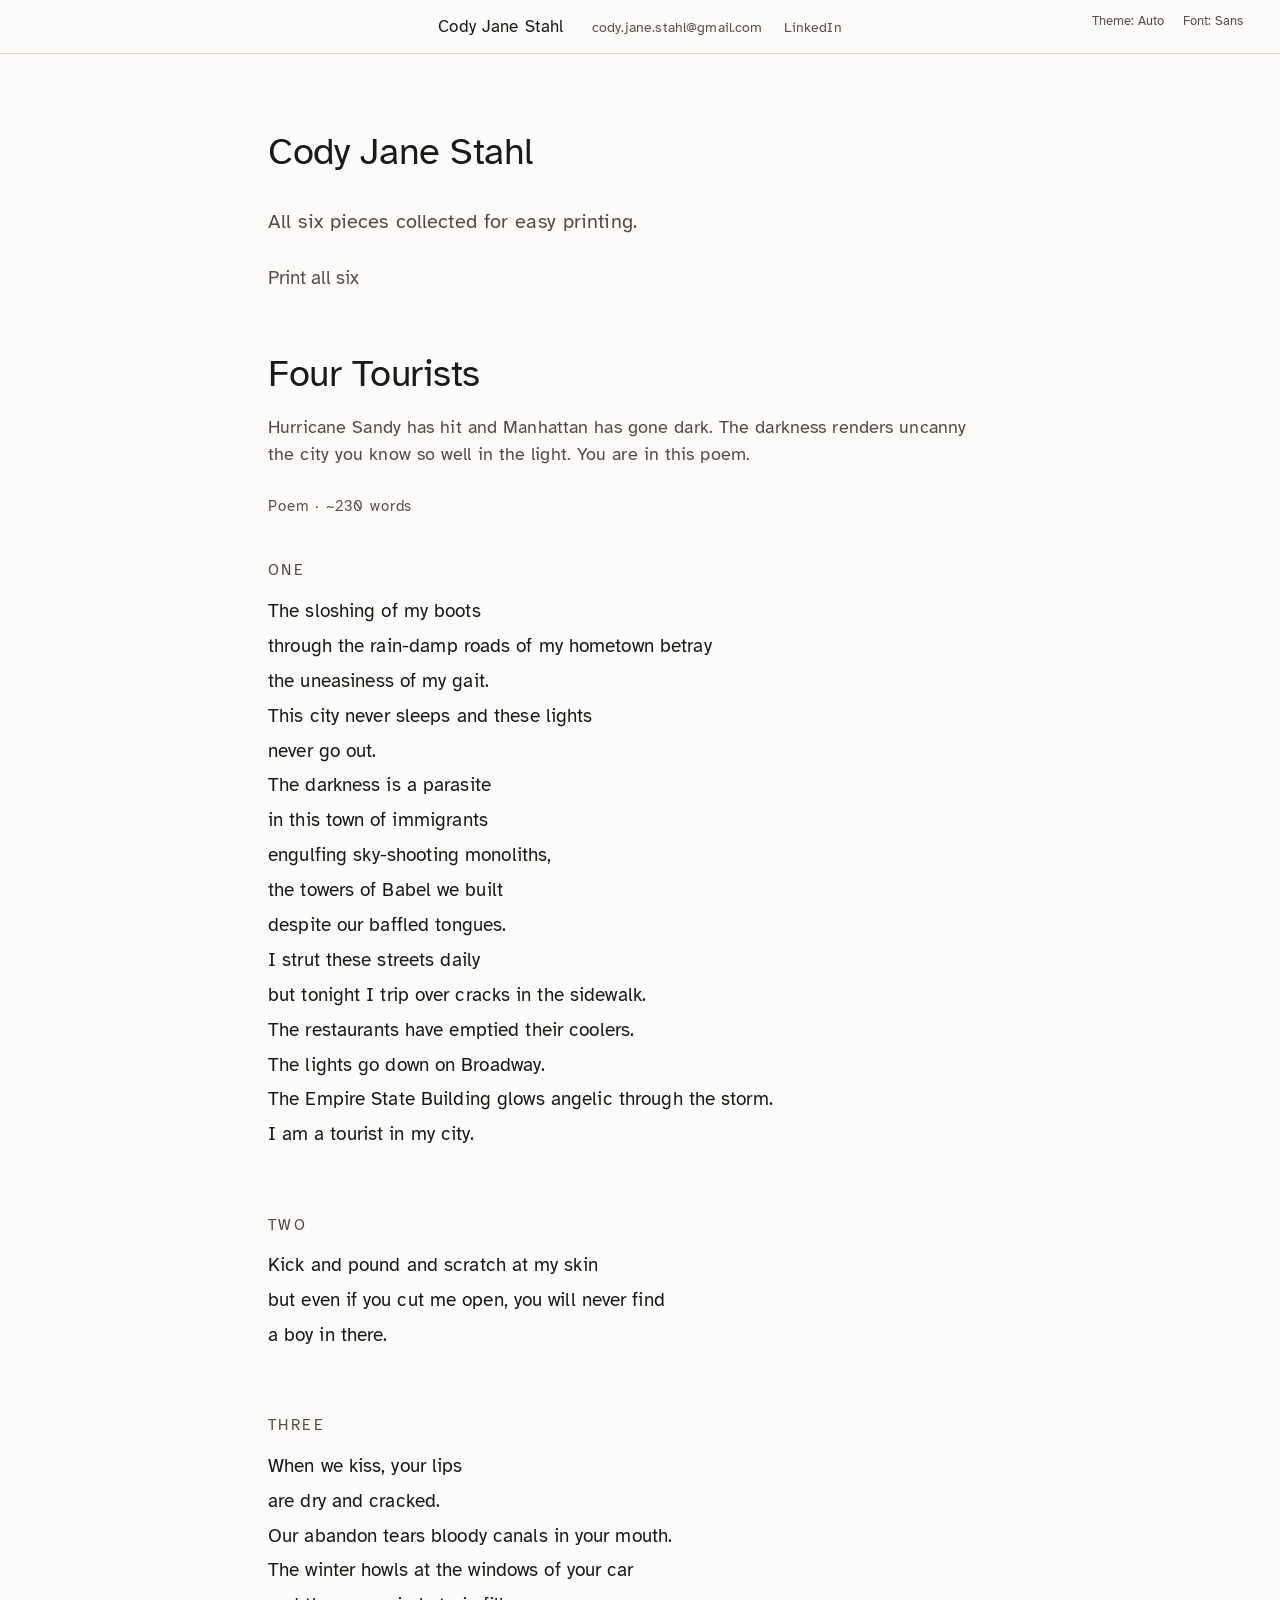
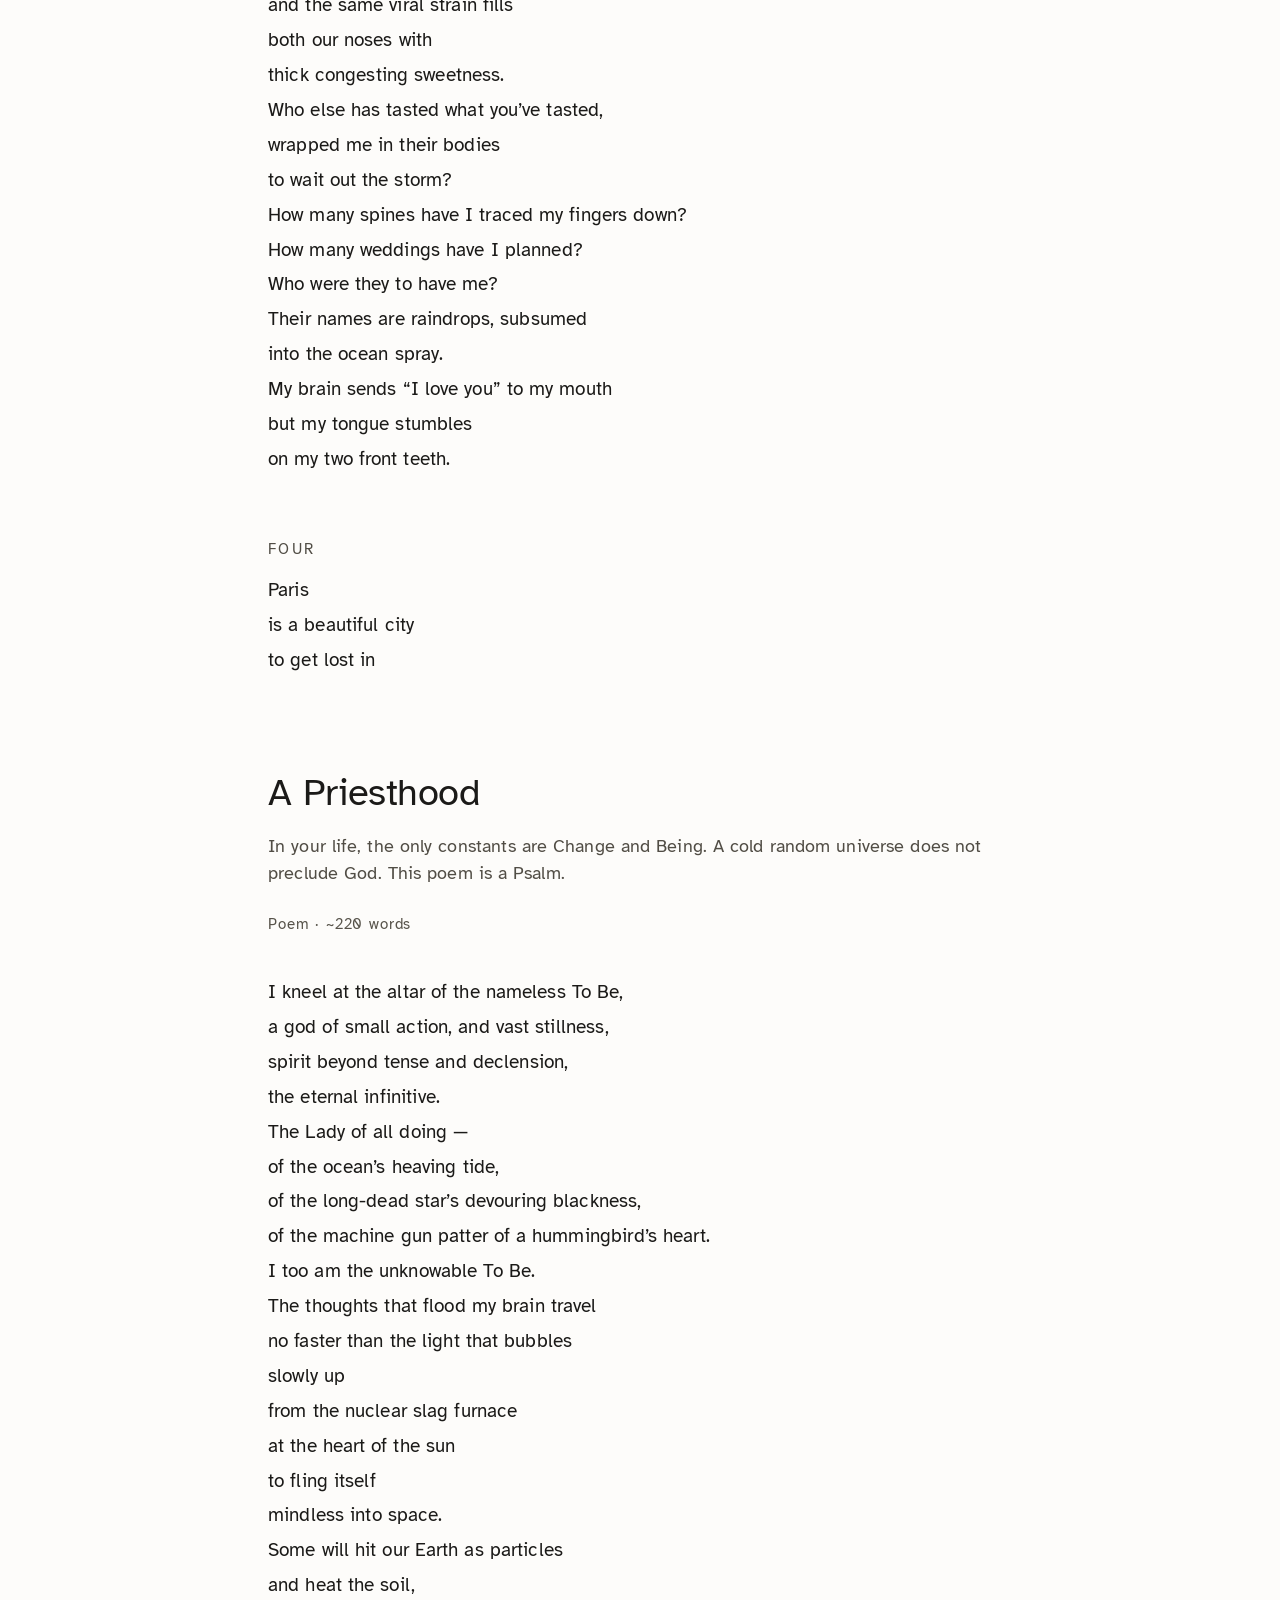
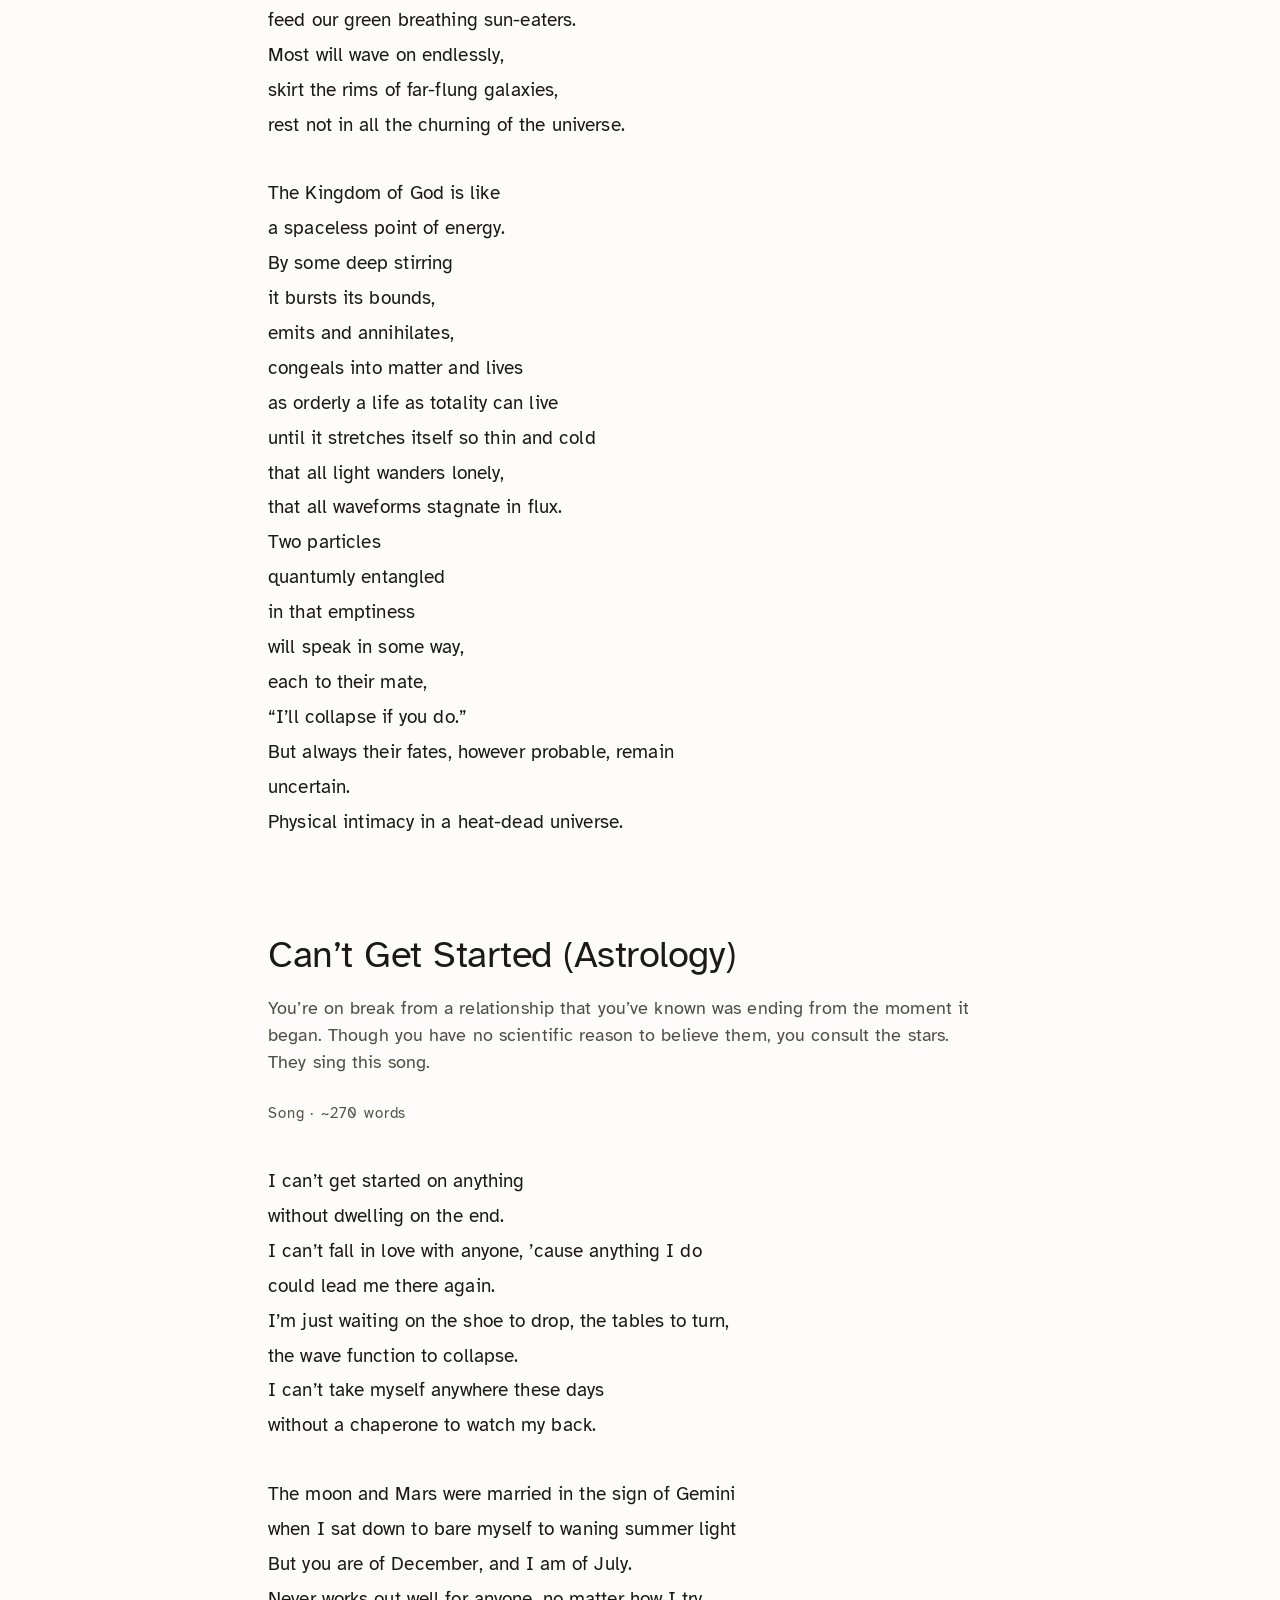
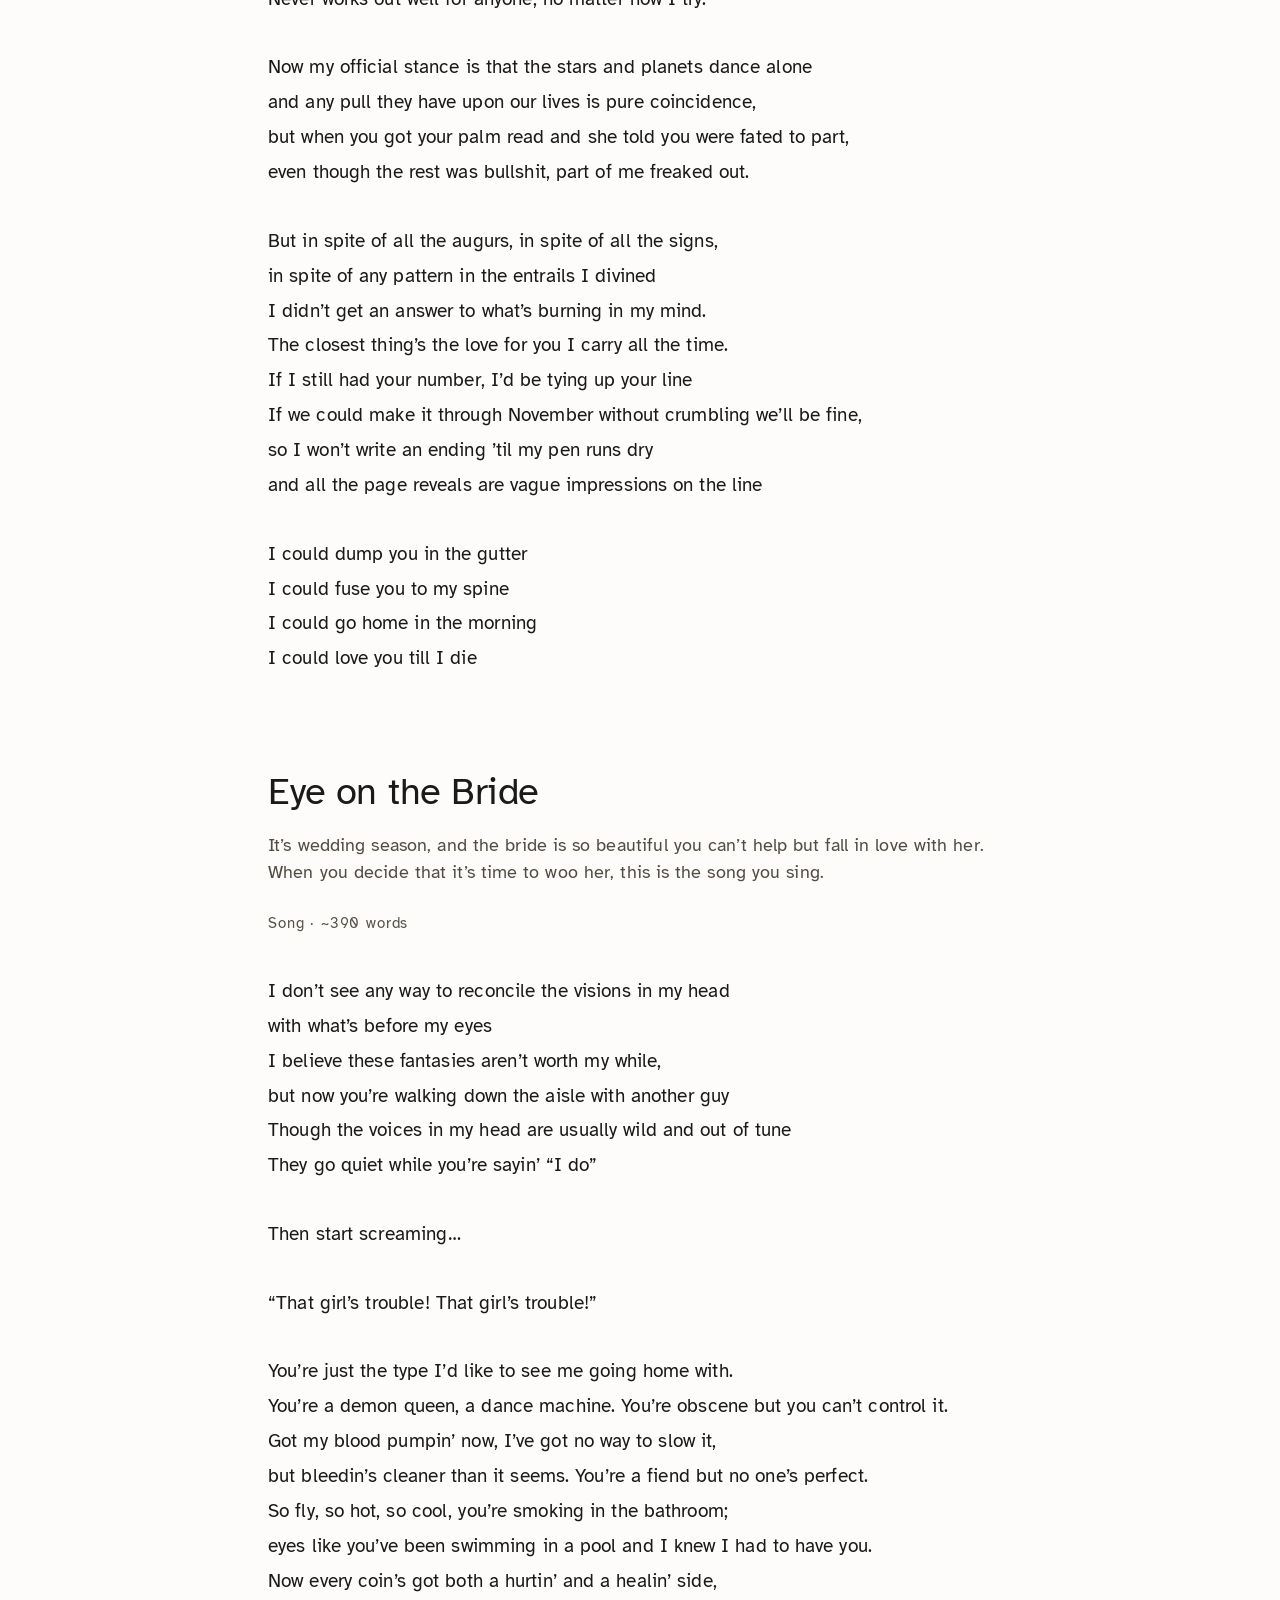
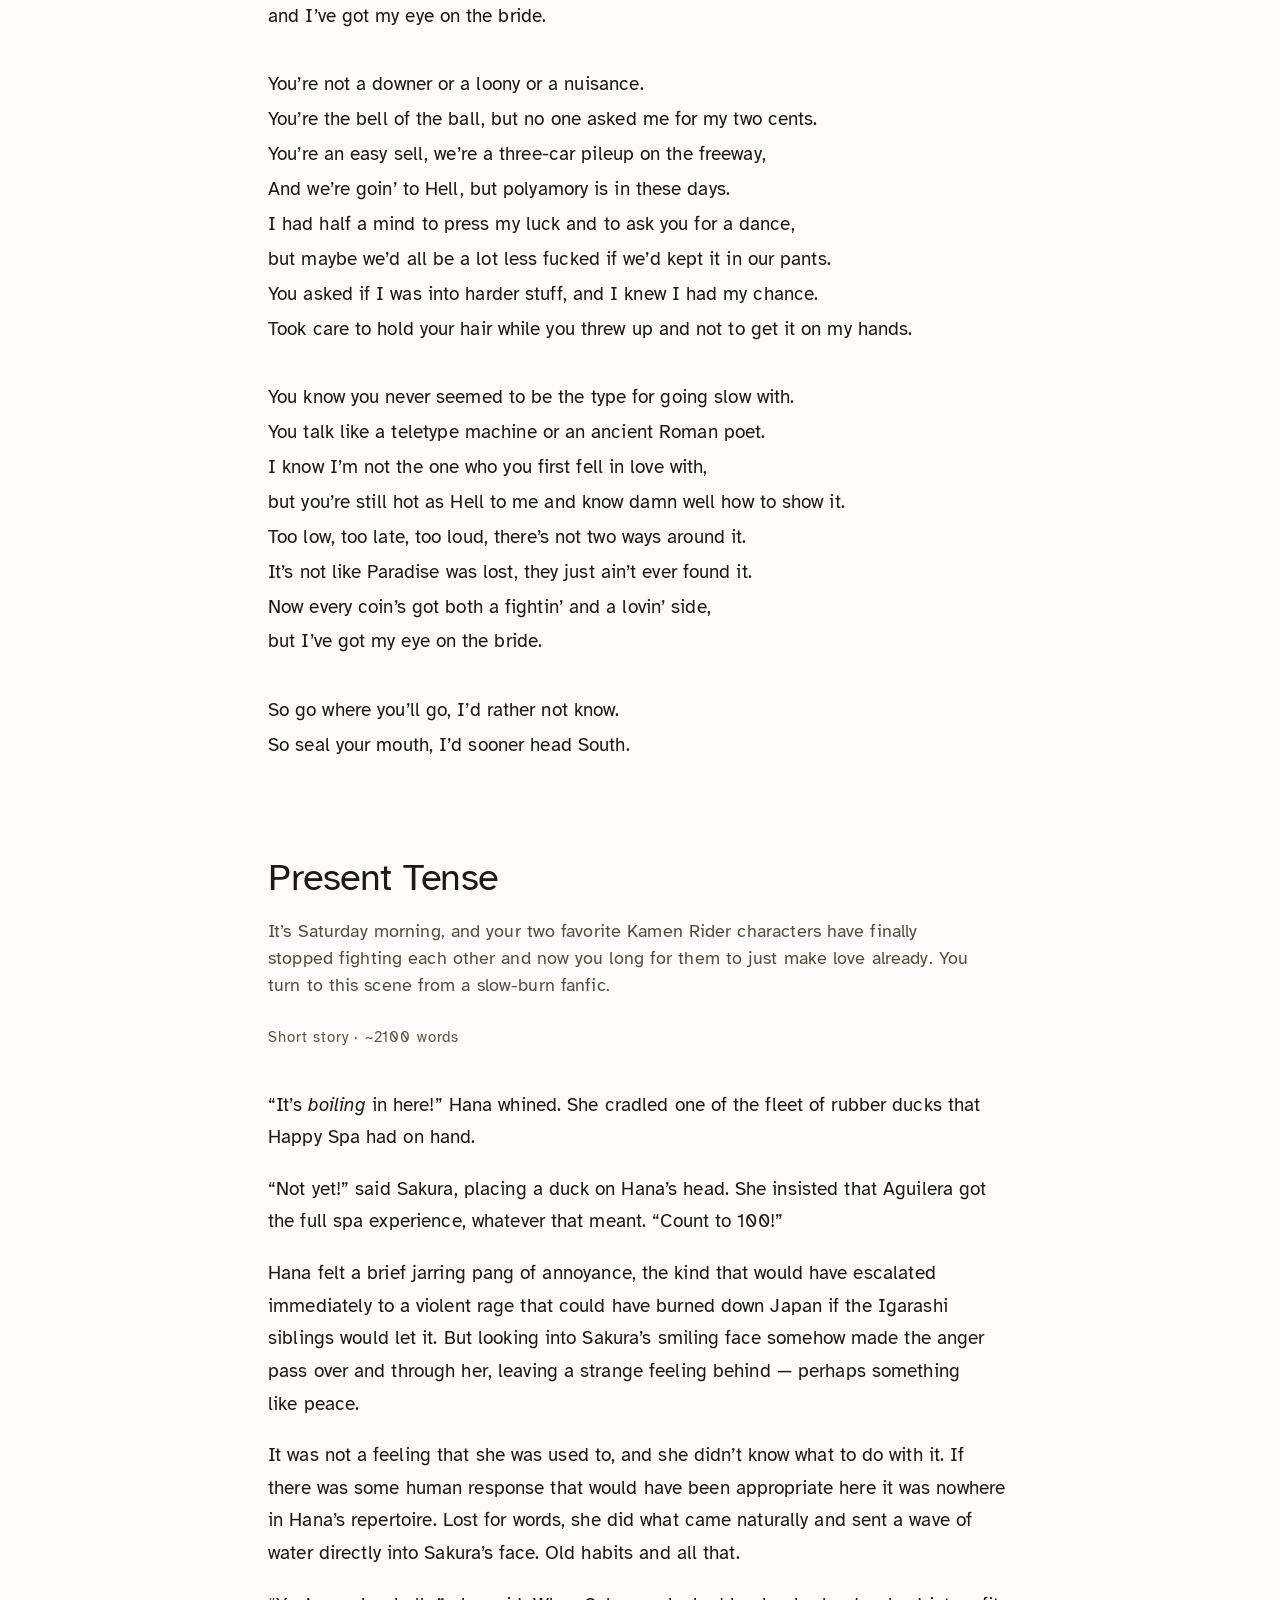
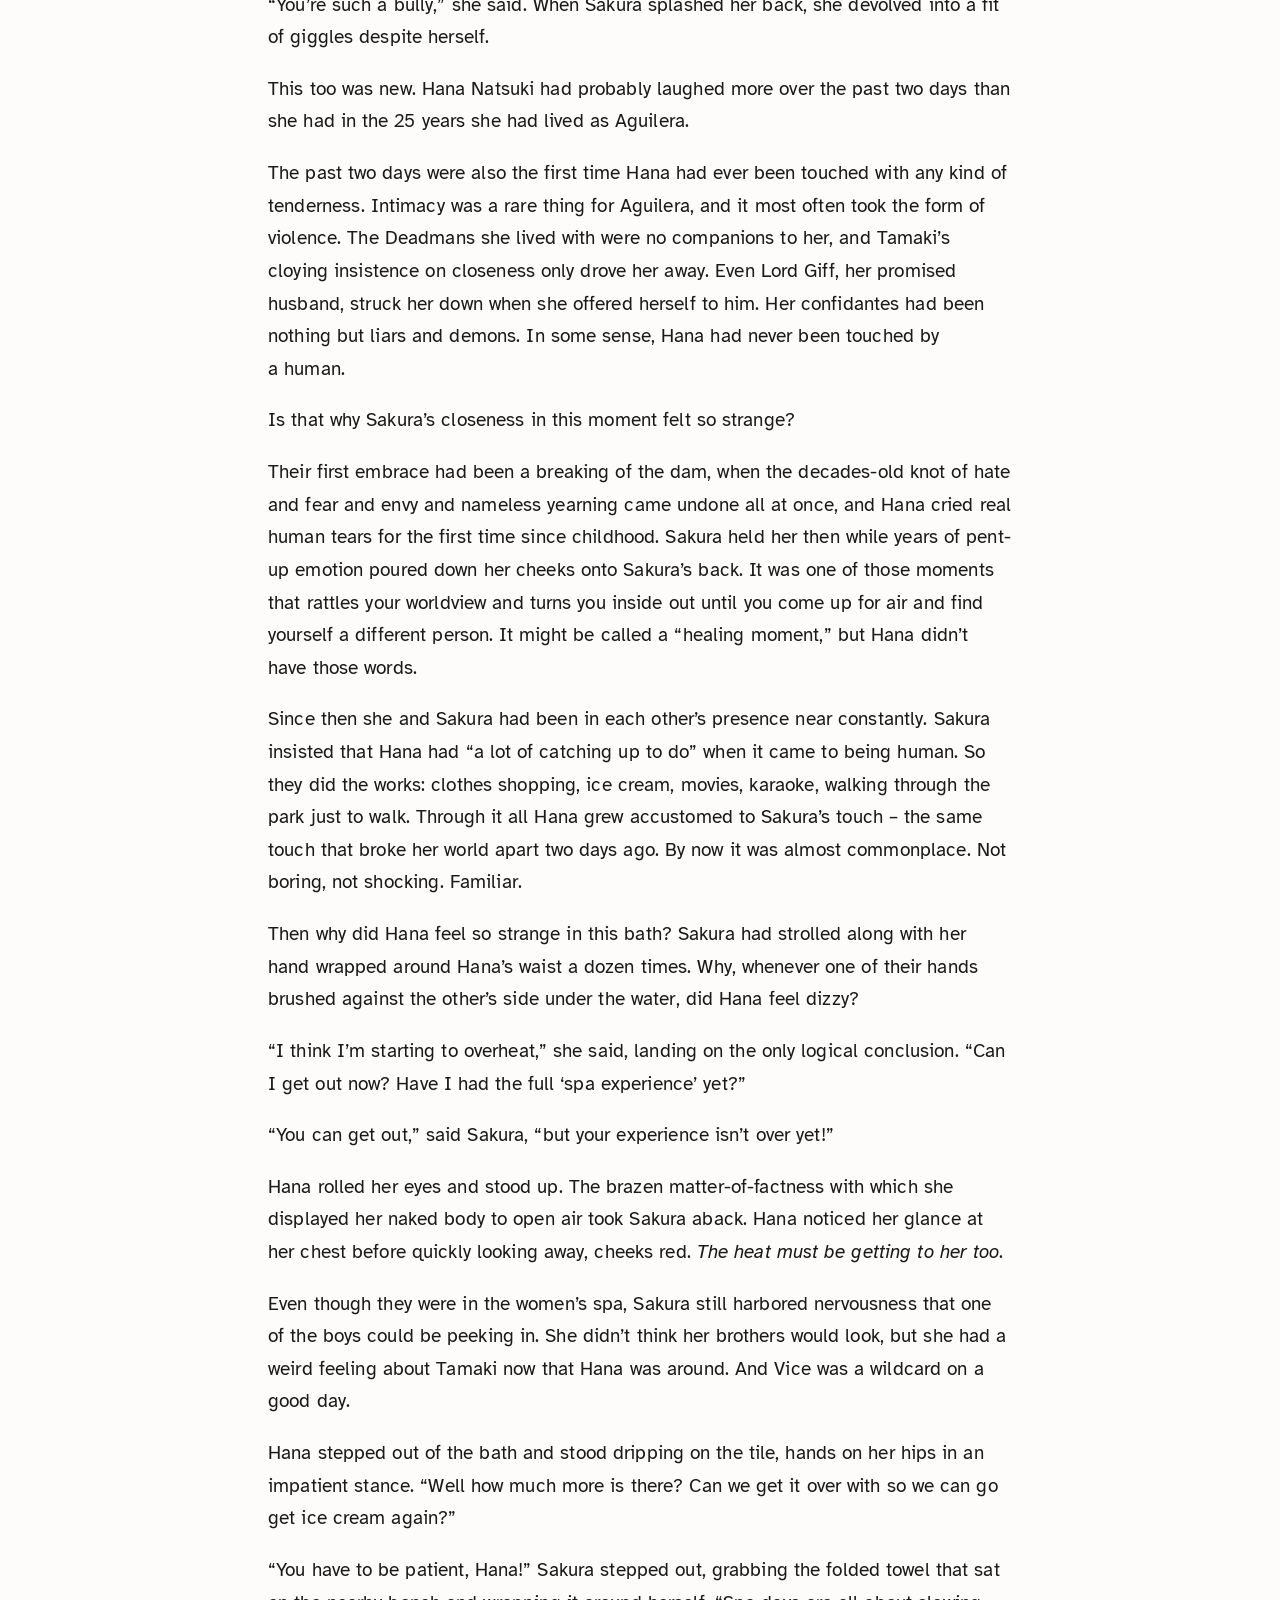
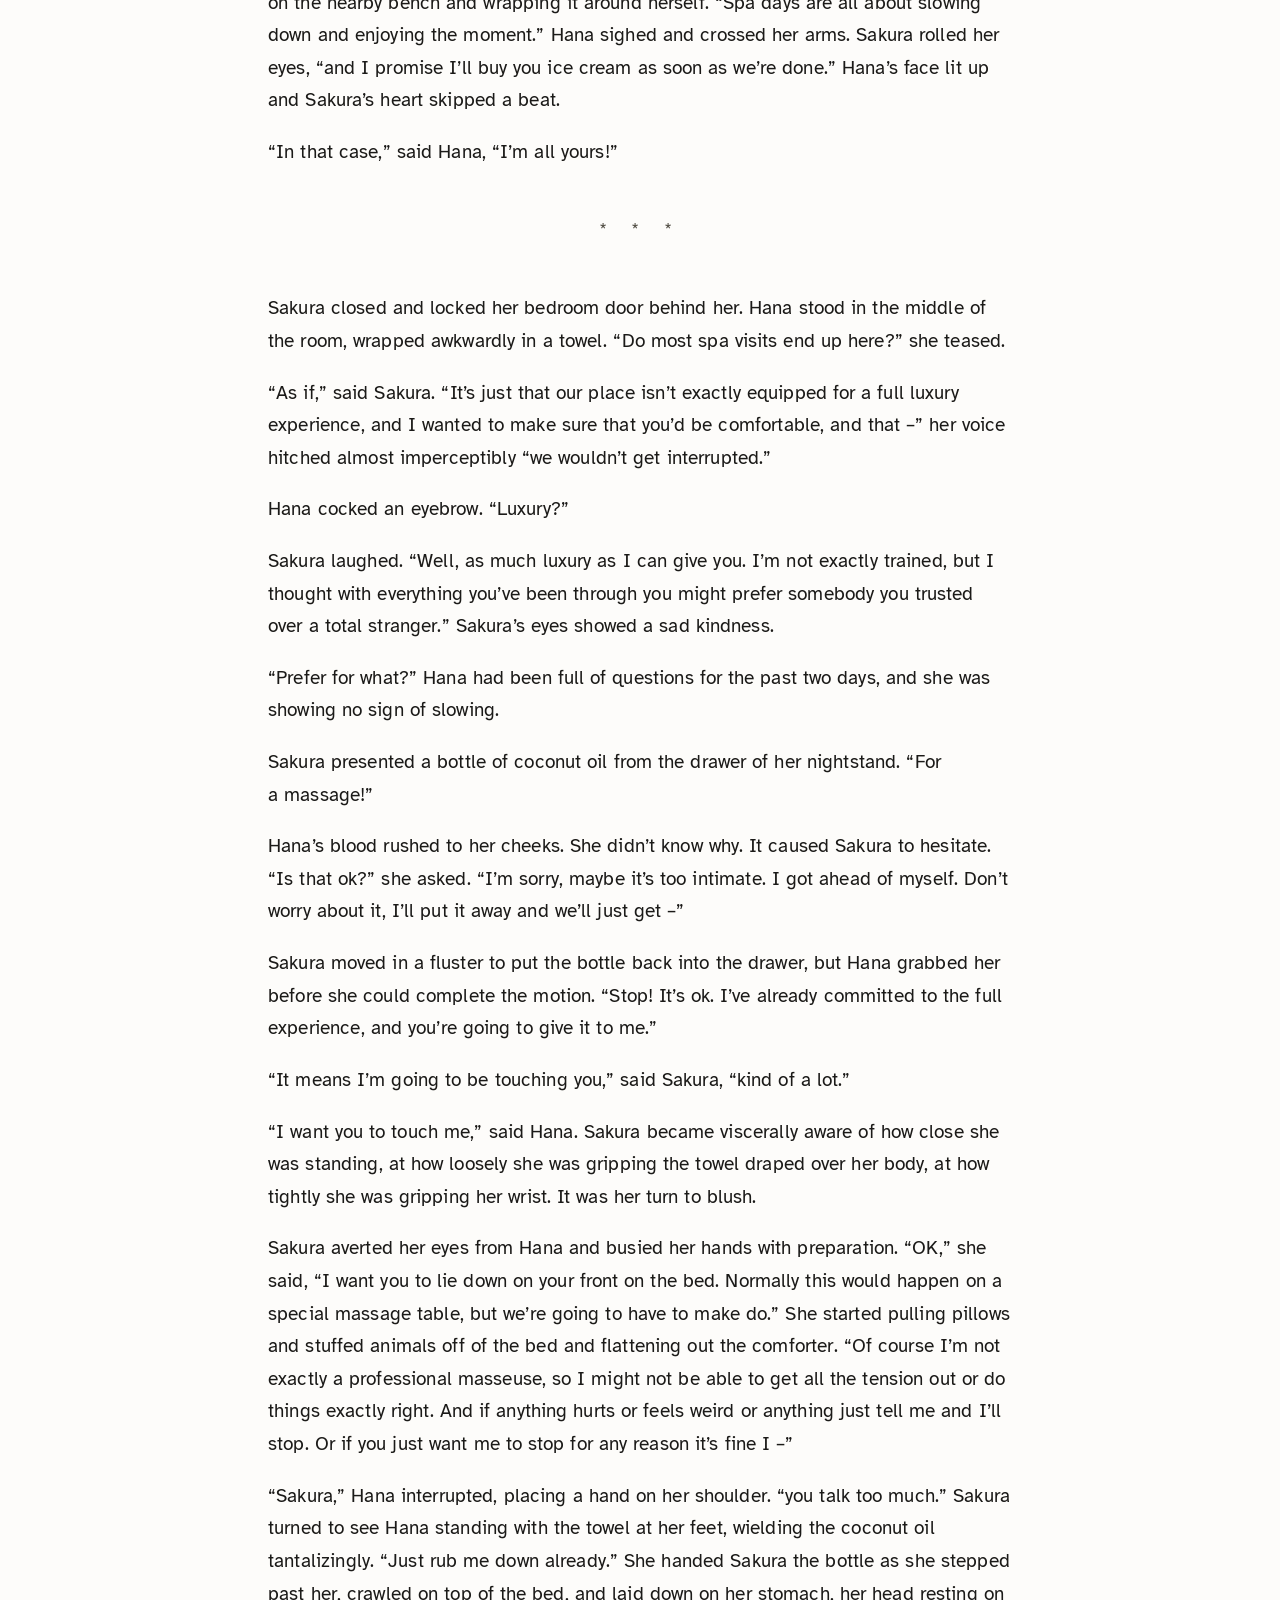
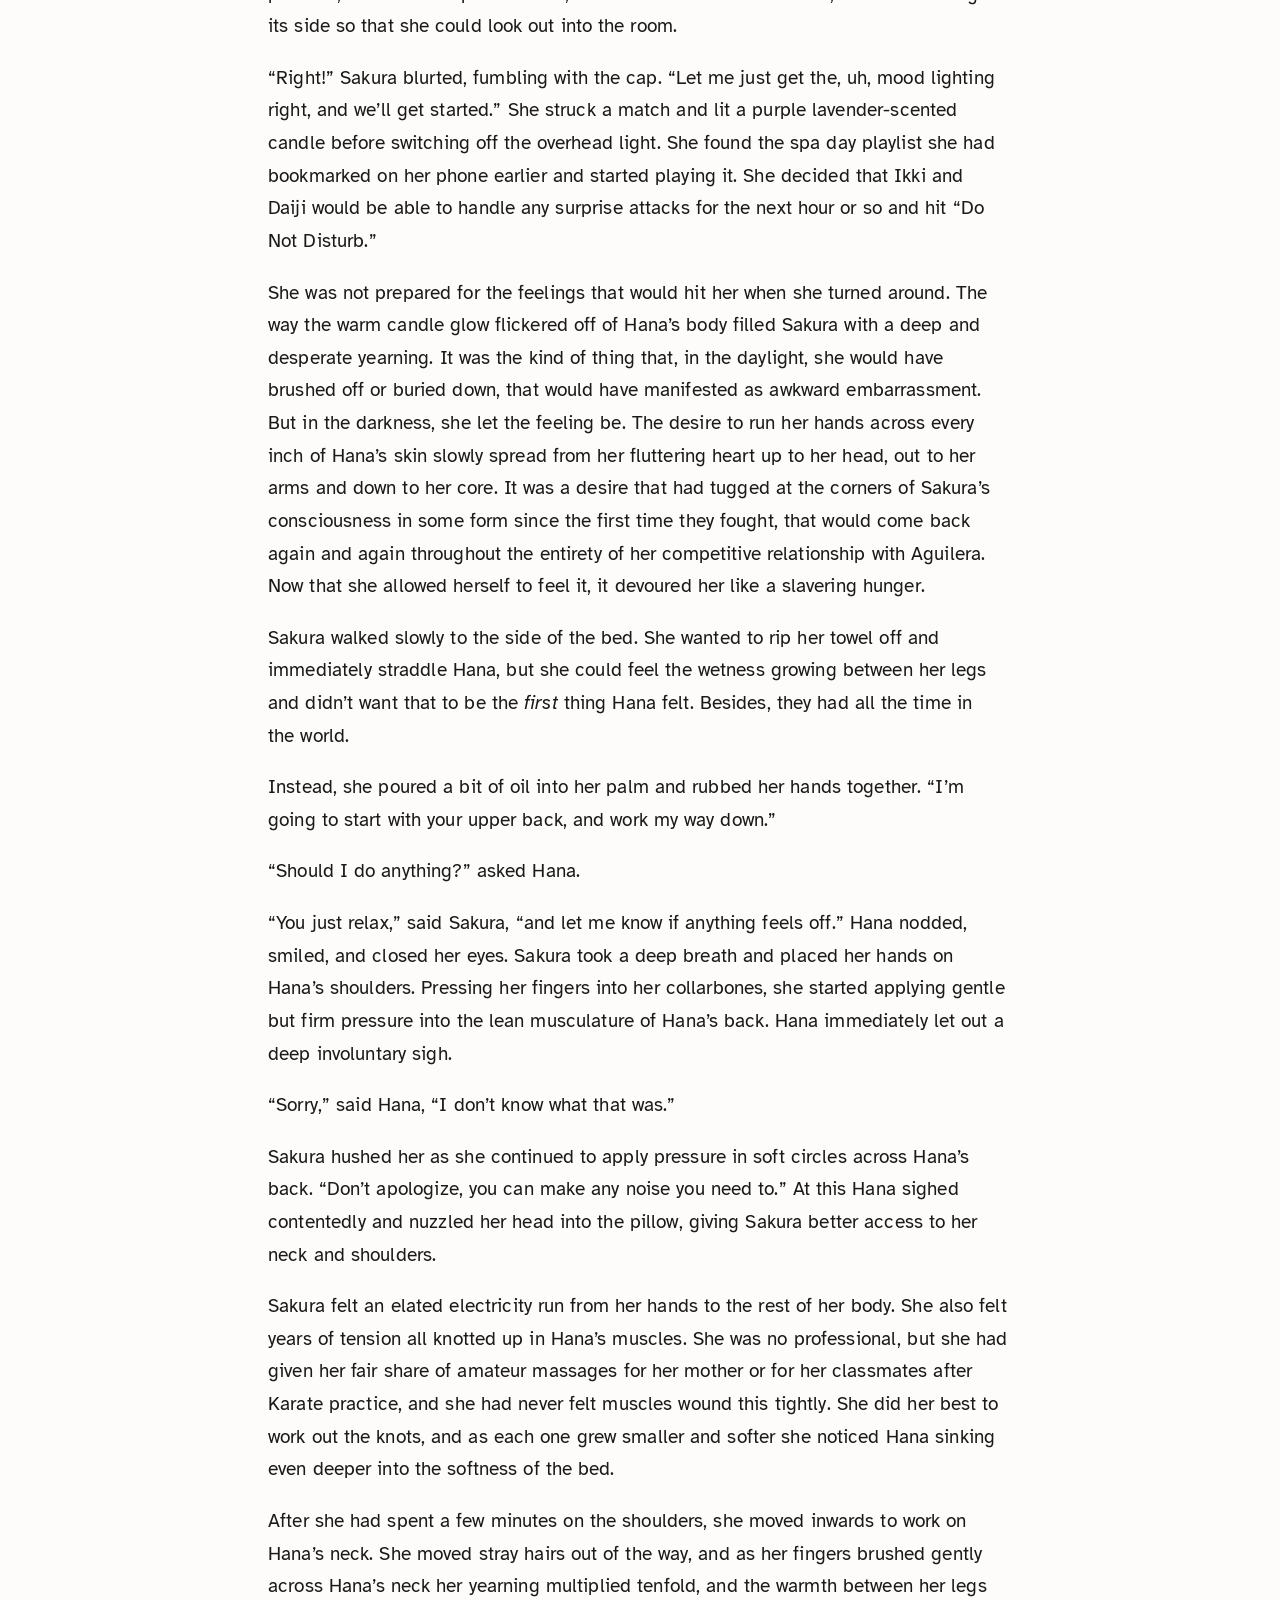
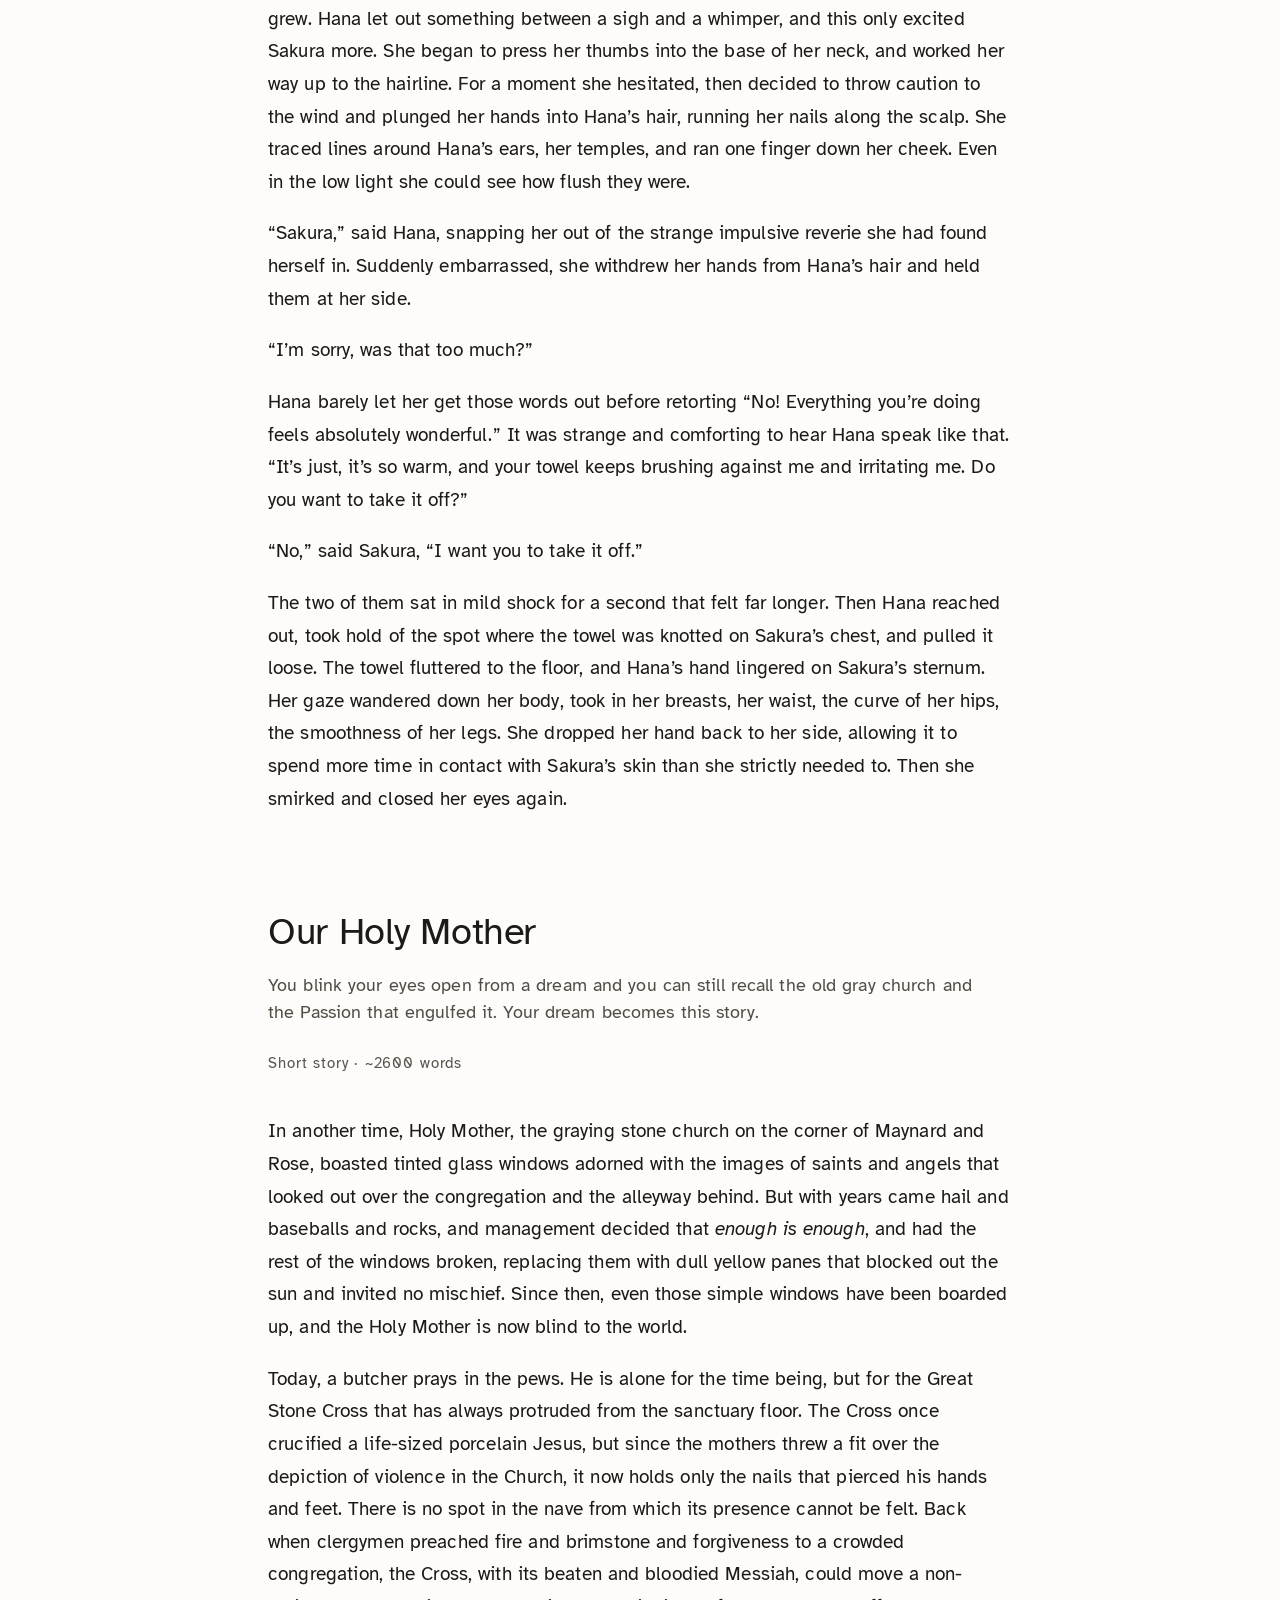
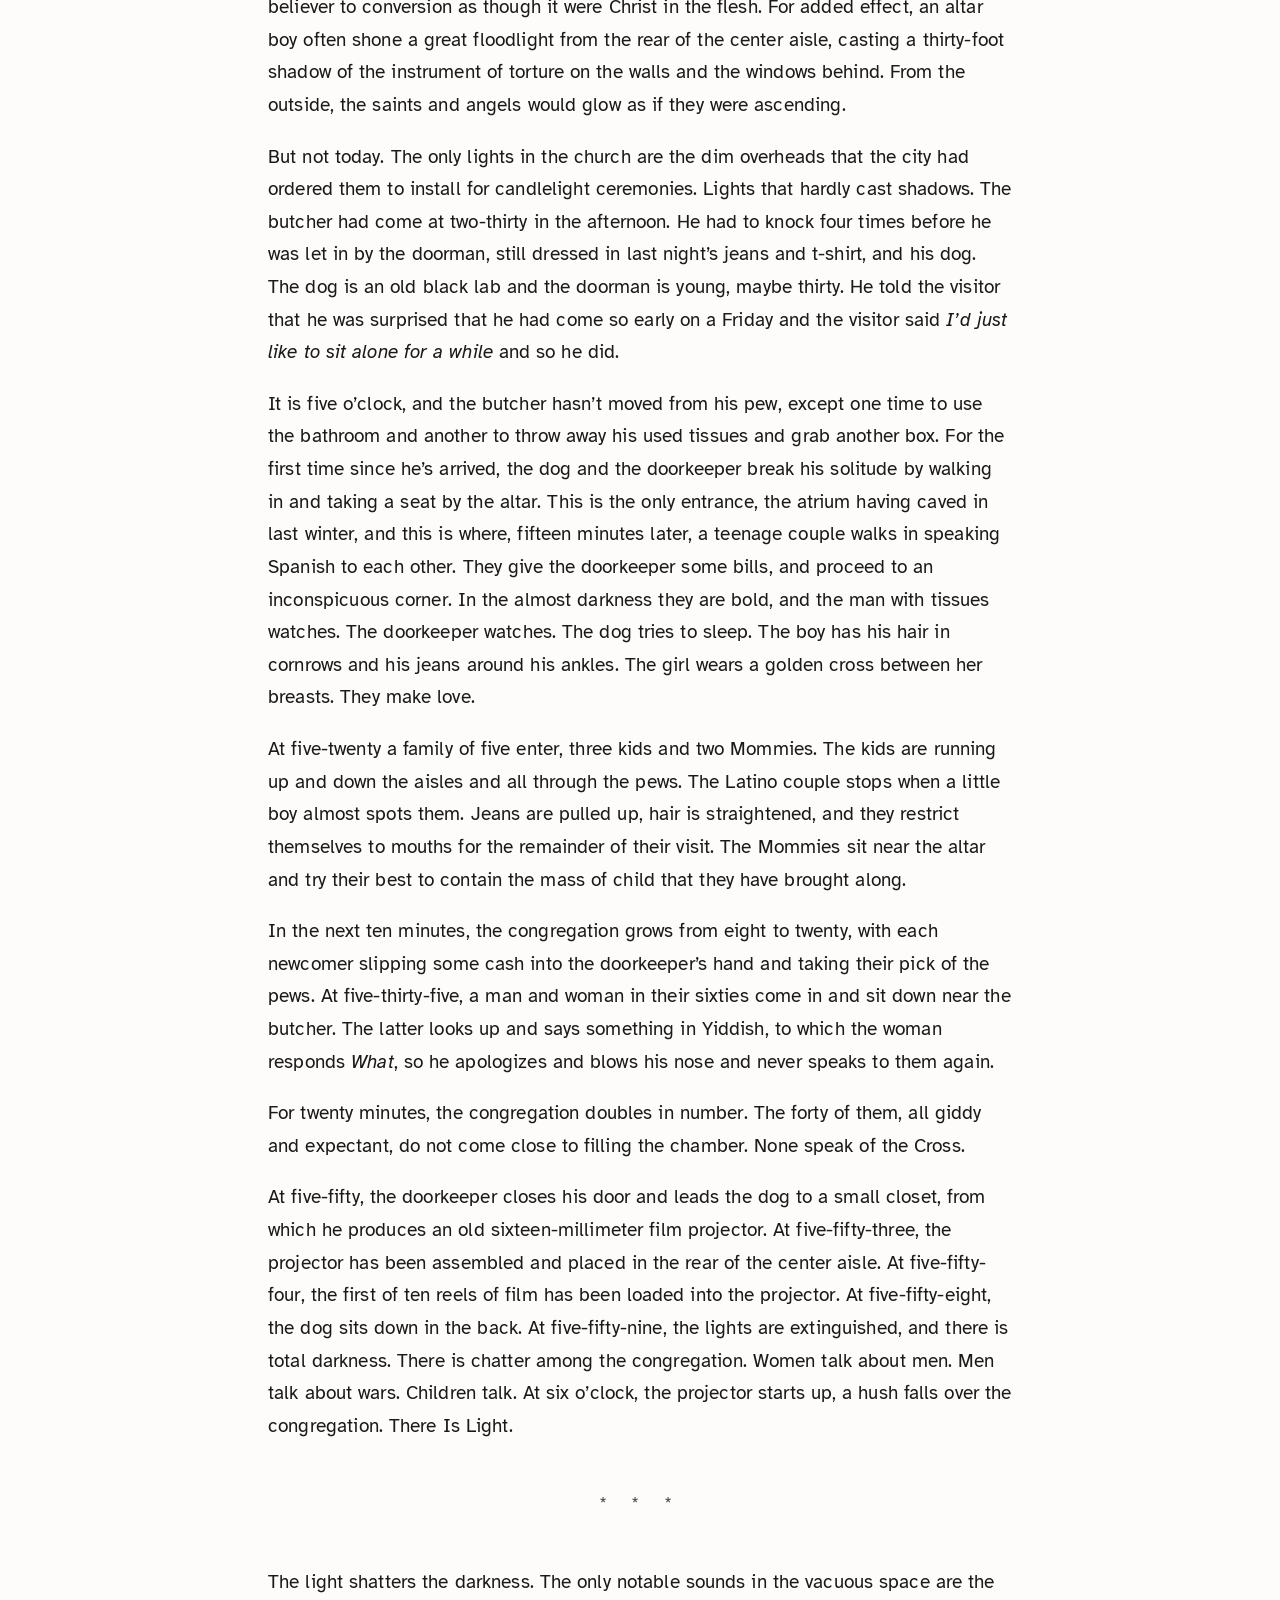
<file: writing/print.html>
<!DOCTYPE html>
<html lang="en">
<head>
<meta charset="utf-8">
<meta name="viewport" content="width=device-width, initial-scale=1">
<title>Print all six · Cody Jane Stahl</title>
<meta name="description" content="Two poems, two songs, and two prose pieces from throughout my creative life.">
<meta name="robots" content="noindex">
<link rel="canonical" href="https://cody.stahlsystems.com/writing/print">
<meta property="og:type" content="website">
<meta property="og:title" content="Cody Jane Stahl · Writing">
<meta property="og:description" content="Two poems, two songs, and two prose pieces from throughout my creative life.">
<meta property="og:url" content="https://cody.stahlsystems.com/writing/print">
<meta name="twitter:card" content="summary">
<link rel="icon" href="/writing/favicon.svg" type="image/svg+xml">
<link rel="preload" href="/writing/fonts/atkinson-hyperlegible-regular.d64ba838ef.woff2" as="font" type="font/woff2" crossorigin>
<link rel="stylesheet" href="/writing/site.0b1662e811.css">
<!-- Applies saved theme and font before first paint, so a reader who chose
     dark or the serif never sees a flash of the default (PRD RO-4, TH-4).
     Blocking and tiny by design. -->
<script>try{var d=document.documentElement,t=localStorage.getItem('wss-theme'),f=localStorage.getItem('wss-font');if(t==='dark'||t==='light')d.dataset.theme=t;if(f==='serif')d.dataset.font=f}catch(e){}</script>
<script defer src="/writing/a11y.ce8c271b4e.js"></script>

</head>
<body class="printall">
<a class="skip" href="#main">Skip to the work</a>
<a class="skip" href="#reading-options">Reading options</a>
<header class="site">
  <div class="site-inner">
    <a class="site-name" href="/writing/">Cody Jane Stahl</a>
    <nav class="site-contact" aria-label="Contact">
      <a href="mailto:cody.jane.stahl@gmail.com">cody.jane.stahl@gmail.com</a>
      <a href="https://www.linkedin.com/in/cody-stahl/" rel="me noopener">LinkedIn</a>
    </nav>
  </div>
  <div class="site-controls" id="reading-options"></div>
</header>
<main id="main">
<div class="print-intro"><h1>Cody Jane Stahl</h1><p class="standfirst">All six pieces collected for easy printing.</p><p class="print-actions"><button type="button" class="print-piece" onclick="window.print()">Print all six</button></p></div>
<article class="printpiece piece-four-tourists form-poem" style="--print-verse-pt:9.93pt">
  <header class="piece-head">
    <h2>Four Tourists</h2>
    <p class="byline print-only">Cody Jane Stahl</p>
    <p class="framing">Hurricane Sandy has hit and Manhattan has gone dark. The darkness renders uncanny the city you know so well in the light. You are in this poem.</p>
    <p class="meta">Poem · ~230 words</p>
  </header>
<p class="stanza">
  <span class="l">One</span>
  <span class="l">The sloshing of my boots</span>
  <span class="l">through the rain-damp roads of my hometown betray</span>
  <span class="l">the uneasiness of my gait.</span>
  <span class="l">This city never sleeps and these lights</span>
  <span class="l">never go out.</span>
  <span class="l">The darkness is a parasite</span>
  <span class="l">in this town of immigrants</span>
  <span class="l">engulfing sky-shooting monoliths,</span>
  <span class="l">the towers of Babel we built</span>
  <span class="l">despite our baffled tongues.</span>
  <span class="l">I strut these streets daily</span>
  <span class="l">but tonight I trip over cracks in the sidewalk.</span>
  <span class="l">The restaurants have emptied their coolers.</span>
  <span class="l">The lights go down on Broadway.</span>
  <span class="l">The Empire State Building glows angelic through the storm.</span>
  <span class="l">I am a tourist in my city.</span>
</p>
<p class="stanza">
  <span class="l">Two</span>
  <span class="l">Kick and pound and scratch at my skin</span>
  <span class="l">but even if you cut me open, you will never find</span>
  <span class="l">a boy in there.</span>
</p>
<p class="stanza">
  <span class="l">Three</span>
  <span class="l">When we kiss, your lips</span>
  <span class="l">are dry and cracked.</span>
  <span class="l">Our abandon tears bloody canals in your mouth.</span>
  <span class="l">The winter howls at the windows of your car</span>
  <span class="l">and the same viral strain fills</span>
  <span class="l">both our noses with</span>
  <span class="l">thick congesting sweetness.</span>
  <span class="l">Who else has tasted what you’ve tasted,</span>
  <span class="l">wrapped me in their bodies</span>
  <span class="l">to wait out the storm?</span>
  <span class="l">How many spines have I traced my fingers down?</span>
  <span class="l">How many weddings have I planned?</span>
  <span class="l">Who were they to have me?</span>
  <span class="l">Their names are raindrops, subsumed</span>
  <span class="l">into the ocean spray.</span>
  <span class="l">My brain sends “I love you” to my mouth</span>
  <span class="l">but my tongue stumbles</span>
  <span class="l">on my two front teeth.</span>
</p>
<p class="stanza">
  <span class="l">Four</span>
  <span class="l">Paris</span>
  <span class="l">is a beautiful city</span>
  <span class="l">to get lost in</span>
</p>
</article>

<article class="printpiece piece-a-priesthood form-poem" style="--print-verse-pt:8.94pt">
  <header class="piece-head">
    <h2>A Priesthood</h2>
    <p class="byline print-only">Cody Jane Stahl</p>
    <p class="framing">In your life, the only constants are Change and Being. A cold random universe does not preclude God. This poem is a Psalm.</p>
    <p class="meta">Poem · ~220 words</p>
  </header>
<p class="stanza">
  <span class="l">I kneel at the altar of the nameless To Be,</span>
  <span class="l">a god of small action, and vast stillness,</span>
  <span class="l">spirit beyond tense and declension,</span>
  <span class="l">the eternal infinitive.</span>
  <span class="l">The Lady of all doing —</span>
  <span class="l">of the ocean’s heaving tide,</span>
  <span class="l">of the long-dead star’s devouring blackness,</span>
  <span class="l">of the machine gun patter of a hummingbird’s heart.</span>
  <span class="l">I too am the unknowable To Be.</span>
  <span class="l">The thoughts that flood my brain travel</span>
  <span class="l">no faster than the light that bubbles</span>
  <span class="l">slowly up</span>
  <span class="l">from the nuclear slag furnace</span>
  <span class="l">at the heart of the sun</span>
  <span class="l">to fling itself</span>
  <span class="l">mindless into space.</span>
  <span class="l">Some will hit our Earth as particles</span>
  <span class="l">and heat the soil,</span>
  <span class="l">feed our green breathing sun-eaters.</span>
  <span class="l">Most will wave on endlessly,</span>
  <span class="l">skirt the rims of far-flung galaxies,</span>
  <span class="l">rest not in all the churning of the universe.</span>
</p>
<p class="stanza">
  <span class="l">The Kingdom of God is like</span>
  <span class="l">a spaceless point of energy.</span>
  <span class="l">By some deep stirring</span>
  <span class="l">it bursts its bounds,</span>
  <span class="l">emits and annihilates,</span>
  <span class="l">congeals into matter and lives</span>
  <span class="l">as orderly a life as totality can live</span>
  <span class="l">until it stretches itself so thin and cold</span>
  <span class="l">that all light wanders lonely,</span>
  <span class="l">that all waveforms stagnate in flux.</span>
  <span class="l">Two particles</span>
  <span class="l">quantumly entangled</span>
  <span class="l">in that emptiness</span>
  <span class="l">will speak in some way,</span>
  <span class="l">each to their mate,</span>
  <span class="l">“I’ll collapse if you do.”</span>
  <span class="l">But always their fates, however probable, remain</span>
  <span class="l">uncertain.</span>
  <span class="l">Physical intimacy in a heat-dead universe.</span>
</p>
</article>

<article class="printpiece piece-cant-get-started-astrology form-song" style="--print-verse-pt:11.0pt">
  <header class="piece-head">
    <h2>Can’t Get Started (Astrology)</h2>
    <p class="byline print-only">Cody Jane Stahl</p>
    <p class="framing">You’re on break from a relationship that you’ve known was ending from the moment it began. Though you have no scientific reason to believe them, you consult the stars. They sing this song.</p>
    <p class="meta">Song · ~270 words</p>
  </header>
<p class="stanza">
  <span class="l">I can’t get started on anything</span>
  <span class="l">without dwelling on the end.</span>
  <span class="l">I can’t fall in love with anyone, ’cause anything I do</span>
  <span class="l">could lead me there again.</span>
  <span class="l">I’m just waiting on the shoe to drop, the tables to turn,</span>
  <span class="l">the wave function to collapse.</span>
  <span class="l">I can’t take myself anywhere these days</span>
  <span class="l">without a chaperone to watch my back.</span>
</p>
<p class="stanza">
  <span class="l">The moon and Mars were married in the sign of Gemini</span>
  <span class="l">when I sat down to bare myself to waning summer light</span>
  <span class="l">But you are of December, and I am of July.</span>
  <span class="l">Never works out well for anyone, no matter how I try.</span>
</p>
<p class="stanza">
  <span class="l">Now my official stance is that the stars and planets dance alone</span>
  <span class="l">and any pull they have upon our lives is pure coincidence,</span>
  <span class="l">but when you got your palm read and she told you were fated to part,</span>
  <span class="l">even though the rest was bullshit, part of me freaked out.</span>
</p>
<p class="stanza">
  <span class="l">But in spite of all the augurs, in spite of all the signs,</span>
  <span class="l">in spite of any pattern in the entrails I divined</span>
  <span class="l">I didn’t get an answer to what’s burning in my mind.</span>
  <span class="l">The closest thing’s the love for you I carry all the time.</span>
  <span class="l">If I still had your number, I’d be tying up your line</span>
  <span class="l">If we could make it through November without crumbling we’ll be fine,</span>
  <span class="l">so I won’t write an ending ’til my pen runs dry</span>
  <span class="l">and all the page reveals are vague impressions on the line</span>
</p>
<p class="stanza">
  <span class="l">I could dump you in the gutter</span>
  <span class="l">I could fuse you to my spine</span>
  <span class="l">I could go home in the morning</span>
  <span class="l">I could love you till I die</span>
</p>
</article>

<article class="printpiece piece-eye-on-the-bride form-song" style="--print-verse-pt:9.61pt">
  <header class="piece-head">
    <h2>Eye on the Bride</h2>
    <p class="byline print-only">Cody Jane Stahl</p>
    <p class="framing">It’s wedding season, and the bride is so beautiful you can’t help but fall in love with her. When you decide that it’s time to woo her, this is the song you sing.</p>
    <p class="meta">Song · ~390 words</p>
  </header>
<p class="stanza">
  <span class="l">I don’t see any way to reconcile the visions in my head</span>
  <span class="l">with what’s before my eyes</span>
  <span class="l">I believe these fantasies aren’t worth my while,</span>
  <span class="l">but now you’re walking down the aisle with another guy</span>
  <span class="l">Though the voices in my head are usually wild and out of tune</span>
  <span class="l">They go quiet while you’re sayin’ “I do”</span>
</p>
<p class="stanza">
  <span class="l">Then start screaming…</span>
</p>
<p class="stanza">
  <span class="l">“That girl’s trouble! That girl’s trouble!”</span>
</p>
<p class="stanza">
  <span class="l">You’re just the type I’d like to see me going home with.</span>
  <span class="l">You’re a demon queen, a dance machine. You’re obscene but you can’t control it.</span>
  <span class="l">Got my blood pumpin’ now, I’ve got no way to slow it,</span>
  <span class="l">but bleedin’s cleaner than it seems. You’re a fiend but no one’s perfect.</span>
  <span class="l">So fly, so hot, so cool, you’re smoking in the bathroom;</span>
  <span class="l">eyes like you’ve been swimming in a pool and I knew I had to have you.</span>
  <span class="l">Now every coin’s got both a hurtin’ and a healin’ side,</span>
  <span class="l">and I’ve got my eye on the bride.</span>
</p>
<p class="stanza">
  <span class="l">You’re not a downer or a loony or a nuisance.</span>
  <span class="l">You’re the bell of the ball, but no one asked me for my two cents.</span>
  <span class="l">You’re an easy sell, we’re a three-car pileup on the freeway,</span>
  <span class="l">And we’re goin’ to Hell, but polyamory is in these days.</span>
  <span class="l">I had half a mind to press my luck and to ask you for a dance,</span>
  <span class="l">but maybe we’d all be a lot less fucked if we’d kept it in our pants.</span>
  <span class="l">You asked if I was into harder stuff, and I knew I had my chance.</span>
  <span class="l">Took care to hold your hair while you threw up and not to get it on my hands.</span>
</p>
<p class="stanza">
  <span class="l">You know you never seemed to be the type for going slow with.</span>
  <span class="l">You talk like a teletype machine or an ancient Roman poet.</span>
  <span class="l">I know I’m not the one who you first fell in love with,</span>
  <span class="l">but you’re still hot as Hell to me and know damn well how to show it.</span>
  <span class="l">Too low, too late, too loud, there’s not two ways around it.</span>
  <span class="l">It’s not like Paradise was lost, they just ain’t ever found it.</span>
  <span class="l">Now every coin’s got both a fightin’ and a lovin’ side,</span>
  <span class="l">but I’ve got my eye on the bride.</span>
</p>
<p class="stanza">
  <span class="l">So go where you’ll go, I’d rather not know.</span>
  <span class="l">So seal your mouth, I’d sooner head South.</span>
</p>
</article>

<article class="printpiece piece-present-tense form-story">
  <header class="piece-head">
    <h2>Present Tense</h2>
    <p class="byline print-only">Cody Jane Stahl</p>
    <p class="framing">It’s Saturday morning, and your two favorite Kamen Rider characters have finally stopped fighting each other and now you long for them to just make love already. You turn to this scene from a slow-burn fanfic.</p>
    <p class="meta">Short story · ~2100 words</p>
  </header>
<p>“It’s <em>boiling</em> in here!” Hana whined. She cradled one of the fleet of rubber ducks that Happy Spa had on hand.</p>
<p>“Not yet!” said Sakura, placing a duck on Hana’s head. She insisted that Aguilera got the full spa experience, whatever that meant. “Count to 100!”</p>
<p>Hana felt a brief jarring pang of annoyance, the kind that would have escalated immediately to a violent rage that could have burned down Japan if the Igarashi siblings would let it. But looking into Sakura’s smiling face somehow made the anger pass over and through her, leaving a strange feeling behind — perhaps something like peace.</p>
<p>It was not a feeling that she was used to, and she didn’t know what to do with it. If there was some human response that would have been appropriate here it was nowhere in Hana’s repertoire. Lost for words, she did what came naturally and sent a wave of water directly into Sakura’s face. Old habits and all that.</p>
<p>“You’re such a bully,” she said. When Sakura splashed her back, she devolved into a fit of giggles despite herself.</p>
<p>This too was new. Hana Natsuki had probably laughed more over the past two days than she had in the 25 years she had lived as Aguilera.</p>
<p>The past two days were also the first time Hana had ever been touched with any kind of tenderness. Intimacy was a rare thing for Aguilera, and it most often took the form of violence. The Deadmans she lived with were no companions to her, and Tamaki’s cloying insistence on closeness only drove her away. Even Lord Giff, her promised husband, struck her down when she offered herself to him. Her confidantes had been nothing but liars and demons. In some sense, Hana had never been touched by a human.</p>
<p>Is that why Sakura’s closeness in this moment felt so strange?</p>
<p>Their first embrace had been a breaking of the dam, when the decades-old knot of hate and fear and envy and nameless yearning came undone all at once, and Hana cried real human tears for the first time since childhood. Sakura held her then while years of pent-up emotion poured down her cheeks onto Sakura’s back. It was one of those moments that rattles your worldview and turns you inside out until you come up for air and find yourself a different person. It might be called a “healing moment,” but Hana didn’t have those words.</p>
<p>Since then she and Sakura had been in each other’s presence near constantly. Sakura insisted that Hana had “a lot of catching up to do” when it came to being human. So they did the works: clothes shopping, ice cream, movies, karaoke, walking through the park just to walk. Through it all Hana grew accustomed to Sakura’s touch – the same touch that broke her world apart two days ago. By now it was almost commonplace. Not boring, not shocking. Familiar.</p>
<p>Then why did Hana feel so strange in this bath? Sakura had strolled along with her hand wrapped around Hana’s waist a dozen times. Why, whenever one of their hands brushed against the other’s side under the water, did Hana feel dizzy?</p>
<p>“I think I’m starting to overheat,” she said, landing on the only logical conclusion. “Can I get out now? Have I had the full ‘spa experience’ yet?”</p>
<p>“You can get out,” said Sakura, “but your experience isn’t over yet!”</p>
<p>Hana rolled her eyes and stood up. The brazen matter-of-factness with which she displayed her naked body to open air took Sakura aback. Hana noticed her glance at her chest before quickly looking away, cheeks red. <em>The heat must be getting to her too</em>.</p>
<p>Even though they were in the women’s spa, Sakura still harbored nervousness that one of the boys could be peeking in. She didn’t think her brothers would look, but she had a weird feeling about Tamaki now that Hana was around. And Vice was a wildcard on a good day.</p>
<p>Hana stepped out of the bath and stood dripping on the tile, hands on her hips in an impatient stance. “Well how much more is there? Can we get it over with so we can go get ice cream again?”</p>
<p>“You have to be patient, Hana!” Sakura stepped out, grabbing the folded towel that sat on the nearby bench and wrapping it around herself. “Spa days are all about slowing down and enjoying the moment.” Hana sighed and crossed her arms. Sakura rolled her eyes, “and I promise I’ll buy you ice cream as soon as we’re done.” Hana’s face lit up and Sakura’s heart skipped a beat.</p>
<p>“In that case,” said Hana, “I’m all yours!”</p>
<hr class="scene">
<p>Sakura closed and locked her bedroom door behind her. Hana stood in the middle of the room, wrapped awkwardly in a towel. “Do most spa visits end up here?” she teased.</p>
<p>“As if,” said Sakura. “It’s just that our place isn’t exactly equipped for a full luxury experience, and I wanted to make sure that you’d be comfortable, and that –” her voice hitched almost imperceptibly “we wouldn’t get interrupted.”</p>
<p>Hana cocked an eyebrow. “Luxury?”</p>
<p>Sakura laughed. “Well, as much luxury as I can give you. I’m not exactly trained, but I thought with everything you’ve been through you might prefer somebody you trusted over a total stranger.” Sakura’s eyes showed a sad kindness.</p>
<p>“Prefer for what?” Hana had been full of questions for the past two days, and she was showing no sign of slowing.</p>
<p>Sakura presented a bottle of coconut oil from the drawer of her nightstand. “For a massage!”</p>
<p>Hana’s blood rushed to her cheeks. She didn’t know why. It caused Sakura to hesitate. “Is that ok?” she asked. “I’m sorry, maybe it’s too intimate. I got ahead of myself. Don’t worry about it, I’ll put it away and we’ll just get –”</p>
<p>Sakura moved in a fluster to put the bottle back into the drawer, but Hana grabbed her before she could complete the motion. “Stop! It’s ok. I’ve already committed to the full experience, and you’re going to give it to me.”</p>
<p>“It means I’m going to be touching you,” said Sakura, “kind of a lot.”</p>
<p>“I want you to touch me,” said Hana. Sakura became viscerally aware of how close she was standing, at how loosely she was gripping the towel draped over her body, at how tightly she was gripping her wrist. It was her turn to blush.</p>
<p>Sakura averted her eyes from Hana and busied her hands with preparation. “OK,” she said, “I want you to lie down on your front on the bed. Normally this would happen on a special massage table, but we’re going to have to make do.” She started pulling pillows and stuffed animals off of the bed and flattening out the comforter. “Of course I’m not exactly a professional masseuse, so I might not be able to get all the tension out or do things exactly right. And if anything hurts or feels weird or anything just tell me and I’ll stop. Or if you just want me to stop for any reason it’s fine I –”</p>
<p>“Sakura,” Hana interrupted, placing a hand on her shoulder. “you talk too much.” Sakura turned to see Hana standing with the towel at her feet, wielding the coconut oil tantalizingly. “Just rub me down already.” She handed Sakura the bottle as she stepped past her, crawled on top of the bed, and laid down on her stomach, her head resting on its side so that she could look out into the room.</p>
<p>“Right!” Sakura blurted, fumbling with the cap. “Let me just get the, uh, mood lighting right, and we’ll get started.” She struck a match and lit a purple lavender-scented candle before switching off the overhead light. She found the spa day playlist she had bookmarked on her phone earlier and started playing it. She decided that Ikki and Daiji would be able to handle any surprise attacks for the next hour or so and hit “Do Not Disturb.”</p>
<p>She was not prepared for the feelings that would hit her when she turned around. The way the warm candle glow flickered off of Hana’s body filled Sakura with a deep and desperate yearning. It was the kind of thing that, in the daylight, she would have brushed off or buried down, that would have manifested as awkward embarrassment. But in the darkness, she let the feeling be. The desire to run her hands across every inch of Hana’s skin slowly spread from her fluttering heart up to her head, out to her arms and down to her core. It was a desire that had tugged at the corners of Sakura’s consciousness in some form since the first time they fought, that would come back again and again throughout the entirety of her competitive relationship with Aguilera. Now that she allowed herself to feel it, it devoured her like a slavering hunger.</p>
<p>Sakura walked slowly to the side of the bed. She wanted to rip her towel off and immediately straddle Hana, but she could feel the wetness growing between her legs and didn’t want that to be the <em>first</em> thing Hana felt. Besides, they had all the time in the world.</p>
<p>Instead, she poured a bit of oil into her palm and rubbed her hands together. “I’m going to start with your upper back, and work my way down.”</p>
<p>“Should I do anything?” asked Hana.</p>
<p>“You just relax,” said Sakura, “and let me know if anything feels off.” Hana nodded, smiled, and closed her eyes. Sakura took a deep breath and placed her hands on Hana’s shoulders. Pressing her fingers into her collarbones, she started applying gentle but firm pressure into the lean musculature of Hana’s back. Hana immediately let out a deep involuntary sigh.</p>
<p>“Sorry,” said Hana, “I don’t know what that was.”</p>
<p>Sakura hushed her as she continued to apply pressure in soft circles across Hana’s back. “Don’t apologize, you can make any noise you need to.” At this Hana sighed contentedly and nuzzled her head into the pillow, giving Sakura better access to her neck and shoulders.</p>
<p>Sakura felt an elated electricity run from her hands to the rest of her body. She also felt years of tension all knotted up in Hana’s muscles. She was no professional, but she had given her fair share of amateur massages for her mother or for her classmates after Karate practice, and she had never felt muscles wound this tightly. She did her best to work out the knots, and as each one grew smaller and softer she noticed Hana sinking even deeper into the softness of the bed.</p>
<p>After she had spent a few minutes on the shoulders, she moved inwards to work on Hana’s neck. She moved stray hairs out of the way, and as her fingers brushed gently across Hana’s neck her yearning multiplied tenfold, and the warmth between her legs grew. Hana let out something between a sigh and a whimper, and this only excited Sakura more. She began to press her thumbs into the base of her neck, and worked her way up to the hairline. For a moment she hesitated, then decided to throw caution to the wind and plunged her hands into Hana’s hair, running her nails along the scalp. She traced lines around Hana’s ears, her temples, and ran one finger down her cheek. Even in the low light she could see how flush they were.</p>
<p>“Sakura,” said Hana, snapping her out of the strange impulsive reverie she had found herself in. Suddenly embarrassed, she withdrew her hands from Hana’s hair and held them at her side.</p>
<p>“I’m sorry, was that too much?”</p>
<p>Hana barely let her get those words out before retorting “No! Everything you’re doing feels absolutely wonderful.” It was strange and comforting to hear Hana speak like that. “It’s just, it’s so warm, and your towel keeps brushing against me and irritating me. Do you want to take it off?”</p>
<p>“No,” said Sakura, “I want you to take it off.”</p>
<p>The two of them sat in mild shock for a second that felt far longer. Then Hana reached out, took hold of the spot where the towel was knotted on Sakura’s chest, and pulled it loose. The towel fluttered to the floor, and Hana’s hand lingered on Sakura’s sternum. Her gaze wandered down her body, took in her breasts, her waist, the curve of her hips, the smoothness of her legs. She dropped her hand back to her side, allowing it to spend more time in contact with Sakura’s skin than she strictly needed to. Then she smirked and closed her eyes again.</p>
</article>

<article class="printpiece piece-our-holy-mother form-story">
  <header class="piece-head">
    <h2>Our Holy Mother</h2>
    <p class="byline print-only">Cody Jane Stahl</p>
    <p class="framing">You blink your eyes open from a dream and you can still recall the old gray church and the Passion that engulfed it. Your dream becomes this story.</p>
    <p class="meta">Short story · ~2600 words</p>
  </header>
<p>In another time, Holy Mother, the graying stone church on the corner of Maynard and Rose, boasted tinted glass windows adorned with the images of saints and angels that looked out over the congregation and the alleyway behind. But with years came hail and baseballs and rocks, and management decided that <em>enough is enough</em>, and had the rest of the windows broken, replacing them with dull yellow panes that blocked out the sun and invited no mischief. Since then, even those simple windows have been boarded up, and the Holy Mother is now blind to the world.</p>
<p>Today, a butcher prays in the pews. He is alone for the time being, but for the Great Stone Cross that has always protruded from the sanctuary floor. The Cross once crucified a life-sized porcelain Jesus, but since the mothers threw a fit over the depiction of violence in the Church, it now holds only the nails that pierced his hands and feet. There is no spot in the nave from which its presence cannot be felt. Back when clergymen preached fire and brimstone and forgiveness to a crowded congregation, the Cross, with its beaten and bloodied Messiah, could move a non-believer to conversion as though it were Christ in the flesh. For added effect, an altar boy often shone a great floodlight from the rear of the center aisle, casting a thirty-foot shadow of the instrument of torture on the walls and the windows behind. From the outside, the saints and angels would glow as if they were ascending.</p>
<p>But not today. The only lights in the church are the dim overheads that the city had ordered them to install for candlelight ceremonies. Lights that hardly cast shadows. The butcher had come at two-thirty in the afternoon. He had to knock four times before he was let in by the doorman, still dressed in last night’s jeans and t-shirt, and his dog. The dog is an old black lab and the doorman is young, maybe thirty. He told the visitor that he was surprised that he had come so early on a Friday and the visitor said <em>I’d just like to sit alone for a while</em> and so he did.</p>
<p>It is five o’clock, and the butcher hasn’t moved from his pew, except one time to use the bathroom and another to throw away his used tissues and grab another box. For the first time since he’s arrived, the dog and the doorkeeper break his solitude by walking in and taking a seat by the altar. This is the only entrance, the atrium having caved in last winter, and this is where, fifteen minutes later, a teenage couple walks in speaking Spanish to each other. They give the doorkeeper some bills, and proceed to an inconspicuous corner. In the almost darkness they are bold, and the man with tissues watches. The doorkeeper watches. The dog tries to sleep. The boy has his hair in cornrows and his jeans around his ankles. The girl wears a golden cross between her breasts. They make love.</p>
<p>At five-twenty a family of five enter, three kids and two Mommies. The kids are running up and down the aisles and all through the pews. The Latino couple stops when a little boy almost spots them. Jeans are pulled up, hair is straightened, and they restrict themselves to mouths for the remainder of their visit. The Mommies sit near the altar and try their best to contain the mass of child that they have brought along.</p>
<p>In the next ten minutes, the congregation grows from eight to twenty, with each newcomer slipping some cash into the doorkeeper’s hand and taking their pick of the pews. At five-thirty-five, a man and woman in their sixties come in and sit down near the butcher. The latter looks up and says something in Yiddish, to which the woman responds <em>What</em>, so he apologizes and blows his nose and never speaks to them again.</p>
<p>For twenty minutes, the congregation doubles in number. The forty of them, all giddy and expectant, do not come close to filling the chamber. None speak of the Cross.</p>
<p>At five-fifty, the doorkeeper closes his door and leads the dog to a small closet, from which he produces an old sixteen-millimeter film projector. At five-fifty-three, the projector has been assembled and placed in the rear of the center aisle. At five-fifty-four, the first of ten reels of film has been loaded into the projector. At five-fifty-eight, the dog sits down in the back. At five-fifty-nine, the lights are extinguished, and there is total darkness. There is chatter among the congregation. Women talk about men. Men talk about wars. Children talk. At six o’clock, the projector starts up, a hush falls over the congregation. There Is Light.</p>
<hr class="scene">
<p>The light shatters the darkness. The only notable sounds in the vacuous space are the <em>click-click-click</em> of the projector and the excited panting of the dog, whose gaze is fixed upon the now illuminated wall, the light broken into four distinct patches by the shadow of the Great Stone Cross. Aside from this, there is a human silence, filled with breathing and heartbeats and shifting seats and muffled <em>ahems</em>. And the silence of the Church, a true silence, for the Holy Mother stopped settling years ago.</p>
<p>In seconds, the pure white light gives way to a new darkness, and then a countdown, from Five to Two. A man appears in black and white, draped in an overcoat and ambling towards the congregation. He has been shot, and it is his fault, and he promises to tell all. Later in the film, this man will die, but now he speaks into a dictation machine. He is sorry, so sorry, for what he’s done, but he’s done it for a woman. And all this time he is projected, broken into quarters, on the wall of the Holy Mother.</p>
<p>The dog has been here since before anyone can remember. If you talk to anybody that’s been around long enough, you might hear stories of when the dog was a pup. When the dog would bark at intruders and sniff out those who soiled the pews with their lust. Nobody actually knew the dog back then. This was when they still preached forgiveness in the Holy Mother, when these pews were full. Maybe even before then, depending on whom you ask. Some people doubted it was even the same dog that came to the church so many years ago, starving with his tail between his legs, or in the handbasket of a popular Belgian noblewoman. For this dog to be that dog would require this dog to be at least sixty years old. For this dog to be that dog would be absurd. But this is the dog that is here now, and right now he is watching a man smoke a cigarette with his mistress.</p>
<p>They have just had sex, but nobody saw. When this film was made there were rules against that sort of thing. <em>Scenes of Passion should not be introduced when not essential to the plot</em>. Instead he fastens his tie. She adjusts her skirt. They kiss in the darkness. For one second. Two seconds. Three seconds. Done.</p>
<p>By now the projector has gone through two reels of film. A dark spot flashes in the upper right quadrant of the screen, and the doorkeeper lines up the next reel. A few seconds later, there is another flash of darkness, and the image bursts into color.</p>
<p>The man and his mistress are gone now. In their stead is another man, lamb white robes covering sunburnt skin. The dog sits up straight, as if it has just heard its master come home.</p>
<p>The merchants and the usurers are desecrating the house of God, or so says the man. They scatter like roaches from his whips and cries. On the wall behind the Cross, their faces are displayed one by one. They are frightened and sweaty. Their features cast the pronounced shadows of Very Bad Men. They are backed into a corner and they are now seen, as a mass, subdivided into four sections by the shadow of the Great Stone Cross – a Brady Bunch of sin.</p>
<p>Though this is not what they came for, there is no reaction in the congregation to this sudden change. It has been thirty minutes since people began to move across the wall, and by now everyone has adjusted to the flood of light. The human silence has grown less. Some of the children are growing restless, and one family leaves through the door. When they do, there is a hole in the image as part of the scene momentarily projects itself onto the street beyond. In the pews, a babe suckles at his mother’s breast. The Mommies hush their child-mass. The door closes, and silence is restored.</p>
<p>Here and now, the children belong to the Mommies, though there is nothing in their appearance that indicates this. They come in all shapes and colors. In a crowded room, their proximity would appear as nothing more than chance. But here in the sparseness of the Holy Mother, when a child speaks up and the Mommies say <em>shh</em>, it is enough to know that he is theirs.</p>
<p>The reels are changed again, and the color disappears. The man and woman are back. She is wearing dark sunglasses. If she is seen with him, her husband will be furious. Despite the transformation, the dog does not relax. Its interest has been piqued.</p>
<p>Five rows behind the Mommies, the butcher is still in tears. Though he looks towards the front of the chamber, he does not see the image. His eyes focus on the Cross. He is aware of the film only through the sound of the dialogue, the constant <em>click-click-click</em>, and the flickering forms that pass between quadrants. His body heaves and shakes with muted sobs. He has run out of tissues, and his shirt sleeves are now wet and sticky with the brood of his sadness.</p>
<p>The man and the woman are on a train now. Her husband has stepped outside to have a cigarette. Another unessential Scene of Passion. The man hobbles towards the back of the car, away from the congregation. He and the husband share a smoke. They chat, they laugh, and as planned, the husband falls and is swallowed by the darkness and the Cross.</p>
<p>In the rear of the congregation the projector <em>click-click-clicks</em> away. In a pile on the floor are three reels, fresh and virginal. In a second pile are six reels, one of which is still warm from the friction and the light of the old projector. The remaining reel is turning, the projector tugging at its cellulose nitrate film at a foot-and-a-half-per-second. It is nearly empty, and a few minutes later, the doorkeeper removes it, placing it atop the second pile. There is one less virgin reel.</p>
<p>There is color once more.</p>
<p>On the wall, there is a family, weeping over a crumpled form. Angry tears. The man in robes is too late, he cannot help them. But lo! A miracle! <em>The dead man walks! Our bodies are whole! We are blind no more!</em> The tears become joyful, and the sobs become cries of triumph and adulation. Soon the faces on the wall change, and the scene is over. No characters cry, no sadness lingers, no color remains. But sobs are still heard. In the middle of the congregation, the butcher sits, eyes moist, the pile of used tissues a barrier between himself and the world. The elderly couple beside him whisper to each other. They worry that the man will attract the dog. <em>That dog hates to see men cry</em>, the woman says. Neither of them want to deal with the disturbance that that old black lab will cause.</p>
<p>But the dog does not come. It is oblivious to the congregation. It sees only the wall.</p>
<p>The man and woman are once again projected. There are tears. They are cried by the woman, but they are cried for her husband, so they are false. These tears are beautiful tears. Not like the tears she cries later, when she is alone with the man. When she holds the gun in her hand. Not like the tears the butcher cries when their kiss is obstructed by the Cross, where their final moment of tenderness is crucified for one second. Two seconds. Three seconds. Done.</p>
<p>For the final reel, color returns to the wall of the Holy Mother. The man prays in a garden. He tells the watch to stay alert, but they cannot. It is too late. Unconscious, they let a friend approach. He kisses the man on the cheek. The quintessence of betrayal. In a dark corner of the nave, two Latine youths kiss on the mouth. He with cornrows, she with a cross between her breasts.</p>
<p>The butcher cries.</p>
<p>They take the man to a judge. He is tried. He is mocked. <em>Who died and made you King?</em> He is condemned. The Mommies struggle to keep the children on their best behavior. The children squirm. He is condemned.</p>
<p>The butcher cries.</p>
<p>A soldier whips the man and red blood comes out. He has this wreath, this thorny crown, and more blood. Through it all, screams, anguish. Tears. The elderly couple clasp hands, their knuckles grow white, and they find comfort in each other.</p>
<p>The butcher cries.</p>
<p>Soldiers lift a wooden cross onto the man’s shoulders. He carries it at an angle, so that its lowest end drags along the ground. This cross, together with the shadow cast by the Great Stone one, form a Great Asterisk on the wall, as if somewhere there can be found some footnote, some Great Addendum, that will explain it all. The dog is unwavering.</p>
<p>The butcher cries.</p>
<p>As the man trudges through the streets, the ridicule grows louder. There are jeers and taunts and saliva. A woman, the Mother, comes forward from the crowd, but she is thrown back into the sea of limbs and expression. The door opens. It closes. Nobody enters. Nobody leaves.</p>
<p>The butcher cries.</p>
<p>There is a hill that the man must ascend, and he is so tired. From the sea of jeering faces there coalesce two figures. One lays him down on the ground. The other hammers nails into hands and feet. With each stroke the projector seems to jump, <em>click-click-CLACK-click-click-CLACK</em>, as if flinching from the images. With each stroke, a jolt goes through the boards over the windows. Cracks form. Slivers of a crucifixion bleed through into the darkness beyond.</p>
<p>The butcher cries.</p>
<p>There is white and only white on the wall, but the figure on the Cross remains. The projector protests, <em>CLACK-CLACK-CLACK-CLACK</em>. He is gazing at the Heavens and the congregation is gazing at him, and that dog, that dog is transfixed. His mouth is open, dry, pleading. In the back of the congregation, the film catches and burns. There is fire, and yet the figure remains.</p>
<p>The butcher cries.</p>
<p>The film clatters on and clatters on and clatters on and silence falls. The human silence and the church silence melt together. There is no more clatter. There is no more sobbing. There is no more panting. The man, the Man in the Flesh, bellows, screams, cries.</p>
<p><em>Eli, Eli, lama sabachthani?</em></p>
<p>There is clatter. There is sobbing. There is panting. There is the sound of splintering wood as the cracks grow and spread over the boarded windows. They shatter and at last the light floods forth into the darkness, into the world, into the city, through eyes long-dead.</p>
<p>And that graying stone church on the corner of Maynard and Rose is filled with Mothers and Sons and Ghosts. And lo! A miracle! <em>Our Holy Mother Is Blind No More!</em></p>
</article>

</main>
<footer>
  <nav class="footer-links" aria-label="Contact">
    <a href="mailto:cody.jane.stahl@gmail.com">cody.jane.stahl@gmail.com</a>
    <a href="https://www.linkedin.com/in/cody-stahl/" rel="me noopener">LinkedIn</a>
  </nav>
  <p class="copyright">© 2026 Cody Stahl</p>
</footer>
</body>
</html>
</file>
<file: writing/site.0b1662e811.css>
/* Writing portfolio stylesheet
   No bold anywhere: only Regular and Italic ship of each family, so
   font-weight:700 would render as synthesised faux-bold. */

/* ---------- Faces ----------
   Atkinson Hyperlegible (Braille Institute, OFL) is the DEFAULT. It was drawn
   for low vision, with unambiguously distinct I/l/1 and O/0, and it is only
   35 KB for both styles. Making it the default rather than an opt-in means the
   accessible letterforms are what everyone gets, instead of only the readers
   who find a control in the footer.

   Chosen over OpenDyslexic deliberately. British Dyslexia Association guidance
   is about sans-serif letterforms and generous spacing, not a special face, and
   the studies on OpenDyslexic specifically (Rello & Baeza-Yates 2013; Wery &
   Diliberto 2017) find no reading-speed advantage over a well-set sans.

   Literata is the opt-in alternative. Drawn by TypeTogether for Google Play
   Books, so it is engineered for long-form screen reading rather than adapted
   from print. Declared here but NOT fetched
   unless html[data-font="serif"] is set — a browser only downloads a face it
   actually renders — so the default reader never pays its 92 KB (PRD RO-5). */

@font-face{
  font-family:"Literata";
  src:url(/writing/fonts/literata-regular.e618d80055.woff2) format("woff2");
  font-weight:400;font-style:normal;font-display:swap;
}
@font-face{
  font-family:"Literata";
  src:url(/writing/fonts/literata-italic.99fa032066.woff2) format("woff2");
  font-weight:400;font-style:italic;font-display:swap;
}
@font-face{
  font-family:"Atkinson Hyperlegible";
  src:url(/writing/fonts/atkinson-hyperlegible-regular.d64ba838ef.woff2) format("woff2");
  font-weight:400;font-style:normal;font-display:swap;
}
@font-face{
  font-family:"Atkinson Hyperlegible";
  src:url(/writing/fonts/atkinson-hyperlegible-italic.bc8825fd43.woff2) format("woff2");
  font-weight:400;font-style:italic;font-display:swap;
}

/* ---------- Tokens ---------- */

/* Default: Atkinson, set with the generous spacing that is where most of the
   real legibility benefit lives (BDA guidance) — looser leading, slight
   positive tracking, open word spacing, and a measure short enough to make
   line-to-line return easy. */
:root{
  /* MEASURED, not guessed. CSS `ch` is the width of the "0" glyph, which is
     ~1.56x the average character in running text — so 64ch renders ~89
     characters, not 64. These values were measured against the actual content
     in the actual face: 43ch = ~66 characters of prose (TY-1: 60-70), and 56ch
     holds Eye on the Bride's 79-character line (571px) unwrapped (VF-3). */
  /* Calibrated against svpg.com, which Cody gave as the reference: it runs 90
     characters at 18px in a 736px column. We match the character count but not
     its leading — svpg sets 1.33, which is tight for a line that long. At 1.72
     the eye finds the next line reliably, so a long measure costs much less.
     Grows with the viewport; capped so it cannot run past ~90. */
  --measure-prose:clamp(62ch, 36ch + 19vw, 78ch);
  --measure-verse:clamp(60ch, 42ch + 13vw, 68ch);

  /* Minimum breathing room at the viewport edges. The column is centred; this
     is just the gutter it must never cross. */
  --page-inset:1.25rem;

  --font-body:"Atkinson Hyperlegible",Verdana,Tahoma,sans-serif;
  --leading:1.72;
  --track:.008em;
  --word-space:.04em;

  /* AAA (7:1) for body and framing; meta clears 7:1 too. */
  --bg:#fdfcfa; --ink:#1b1a18; --ink-soft:#514d45; --ink-faint:#57534a; --rule:#ddd8cd;
}
/* Three states. Auto follows the OS; an explicit choice disables the media
   query outright via :not([data-theme]), and the light block below re-declares
   the defaults so "Light" sticks on a machine set to dark. Pattern borrowed
   from BeowulfTranslator's tokens.css.

   color-scheme is the part that is easy to forget: without it the browser's own
   scrollbars, focus rings and form controls stay in the OS theme, so a reader
   who forces Light on a dark machine gets dark scrollbars framing a light page. */
@media (prefers-color-scheme:dark){
  :root:not([data-theme]){
    --bg:#15161a; --ink:#e8e6e1; --ink-soft:#b8b4ab; --ink-faint:#aaa69e; --rule:#33363d;
    color-scheme:dark;
  }
}
:root[data-theme="dark"]{
  --bg:#15161a; --ink:#e8e6e1; --ink-soft:#b8b4ab; --ink-faint:#aaa69e; --rule:#33363d;
  color-scheme:dark;
}
:root[data-theme="light"]{
  --bg:#fdfcfa; --ink:#1b1a18; --ink-soft:#514d45; --ink-faint:#57534a; --rule:#ddd8cd;
  color-scheme:light;
}

/* Opt-in serif. The whole setting moves, not just the family: a serif wants a
   slightly larger size, tighter leading, no added tracking, and a wider measure
   than the sans (PRD RO-8). */
html[data-font="serif"]{
  --font-body:"Literata","Iowan Old Style",Georgia,"Times New Roman",serif;
  --leading:1.62;
  --track:0;
  --word-space:0;
  /* Literata's ch ratio is 0.831 vs Atkinson's 0.693, so the same ch value
     renders ~20% more characters. Measured, not converted. */
  --measure-prose:clamp(74ch, 43ch + 22vw, 93ch);
  --measure-verse:clamp(66ch, 47ch + 15vw, 76ch);
  font-size:clamp(17.5px, 0.45vw + 14.4px, 22px);
}

*{box-sizing:border-box}
html{font-size:clamp(16.5px, 0.42vw + 13.6px, 21px)}

body{
  margin:0; background:var(--bg); color:var(--ink);
  font-family:var(--font-body);
  font-optical-sizing:auto;
  line-height:var(--leading);
  letter-spacing:var(--track);
  word-spacing:var(--word-space);
  -webkit-text-size-adjust:100%;
}

/* One page column, shared by every page type. The column is centred; the text
   inside it is left-aligned to the column's edge and rags right at whatever
   measure its form wants. That keeps the left margin identical whether you are
   reading a 44-line poem or a 2,642-word story — the alternative, centring each
   measure independently, made the text jump sideways as you moved through the
   set. */
/* The column takes the width of whatever form the page holds, and is centred.
   Consequence worth knowing: because prose and verse need different measures,
   centring each means their left edges differ between a poem page and a story
   page. Centring the block won and the shared left edge lost — they cannot
   both be true unless the two forms share a width, which they cannot, since
   prose must stay near 70 characters and verse must hold a 79-character line
   unwrapped. */
main{
  width:min(100% - 2 * var(--page-inset), var(--measure-prose));
  margin:0 auto;
  padding:4rem 0 2rem;
}
.form-poem main,.form-song main{
  width:min(100% - 2 * var(--page-inset), var(--measure-verse));
}
h1{
  font-size:2rem;font-weight:400;letter-spacing:-.012em;line-height:1.18;margin:0 0 .8em;
  text-wrap:balance;
}
p{text-wrap:pretty}
a{color:inherit}
a:focus-visible,button:focus-visible,[tabindex]:focus-visible{
  outline:2px solid var(--ink);outline-offset:3px;border-radius:2px;
}

/* Visually hidden until focused. Makes the reading-options control the first
   focusable thing on the page, so it is reachable before the work rather than
   after 2,600 words (PRD RO-2). */
.skip{
  position:absolute;left:-9999px;top:0;z-index:10;
  background:var(--bg);color:var(--ink);border:1px solid var(--ink);
  padding:.6em 1em;font-size:.85rem;text-decoration:none;
}
.skip:focus{left:.75rem;top:.75rem}
.skip:nth-of-type(2):focus{left:11rem}

/* ---------- Site header ----------
   On every page, at the top of the page. NOT sticky: it scrolls away with the
   content, so nothing follows the reader down a 2,642-word story. */

.site{
  position:relative;
  border-bottom:1px solid var(--rule);
  font-size:.8rem;
}
.site-inner{
  width:min(100% - 2 * var(--page-inset), 68rem);
  margin:0 auto;padding:.6rem 0;
  display:flex;gap:1rem 1.5rem;align-items:baseline;
  justify-content:center;flex-wrap:wrap;
}
.site-name{
  font-size:1.15em;text-decoration:none;letter-spacing:.01em;
  color:var(--ink);white-space:nowrap;
}
.site-contact a{font-size:.95em}
.site-contact{display:flex;gap:1.1rem;flex-wrap:wrap}
.site-contact a{color:var(--ink-faint);text-decoration:none;border-bottom:1px solid transparent}
.site-contact a:hover{color:var(--ink);border-bottom-color:var(--rule)}

.site-works{
  width:min(100% - 2 * var(--page-inset), 68rem);
  margin:0 auto;padding:.5rem 0 .55rem;
  display:flex;gap:.35rem 1rem;justify-content:center;flex-wrap:wrap;
  border-top:1px solid var(--rule);
}
.site-works a{
  color:var(--ink-faint);text-decoration:none;
  border-bottom:1px solid transparent;padding:.15em 0;
}
.site-works a:hover{color:var(--ink);border-bottom-color:var(--rule)}
.site-works a[aria-current="page"]{color:var(--ink);border-bottom-color:var(--ink)}

/* The header already establishes the page; the work does not need to start
   four rems below it as well. */
.piece main{padding-top:2.75rem}

/* ---------- Measures ---------- */

.piece article{margin:0;max-width:100%}
.index-wrap{max-width:100%;margin:0}

/* ---------- Verse ----------
   One element per authored line. The hanging indent is what distinguishes a
   wrapped line from an authored break; if you cannot tell them apart at 375px,
   the poem is being misrepresented. */

.stanza{margin:0 0 1.9em}
.stanza .l{display:block;padding-left:1.6em;text-indent:-1.6em}
.stanza .l+.l{margin-top:.12em}

.piece-four-tourists .stanza{margin-bottom:3.2em}
/* Atkinson has no small-caps, so the default treatment is uppercase at a
   smaller size. The serif setting gets true small-caps instead. */
.piece-four-tourists .stanza .l:first-child{
  text-transform:uppercase;font-size:.8em;letter-spacing:.16em;
  color:var(--ink-soft);padding-left:0;text-indent:0;margin-bottom:.75em;
}
html[data-font="serif"] .piece-four-tourists .stanza .l:first-child{
  text-transform:none;font-variant:small-caps;font-size:1em;letter-spacing:.09em;
}

/* ---------- Prose ----------
   Paragraphs are spaced, never indented. "The butcher cries." in Our Holy
   Mother depends on the vertical gap to read as an isolated beat; a
   first-line-indent style absorbs it. Do not add text-indent here. */

.piece p{margin:0 0 1.15em}

hr.scene{border:0;margin:2.4em 0;text-align:center}
hr.scene::after{content:"* * *";color:var(--ink-faint);letter-spacing:.5em}

/* No italics, no quote marks, no left border — each reads as an epigraph,
   which DESIGN-DECISIONS §4 rules out by name. */
.framing{font-size:.95em;line-height:1.5;color:var(--ink-soft);margin:0 0 1.4em;max-width:60ch}
.meta{font-size:.78em;letter-spacing:.06em;color:var(--ink-faint);margin:0 0 2.6em}
.standfirst{font-size:1.05em;color:var(--ink-soft);margin:0 0 1rem;max-width:56ch}
.piece-head h1{margin-bottom:.45em}

/* ---------- Index ---------- */

.pieces{list-style:none;padding:0;margin:2.75rem 0 0;counter-reset:piece}
.pieces li{margin:0 0 2.9rem;position:relative}
.pieces h2{font-size:1.32rem;font-weight:400;margin:0 0 .4rem;line-height:1.25}
.pieces a{text-decoration:none;border-bottom:1px solid var(--rule)}
.pieces a:hover{border-bottom-color:var(--ink)}
.pieces .framing{margin-bottom:.45em}
.pieces .meta{margin-bottom:0}

/* ---------- Index: the whole portfolio on one screen ----------
   Six entries stacked in one column ran past 1200px, so a laptop reader had to
   scroll to learn the set existed -- the one thing the index is for (G2).

   Two columns, filled DOWN then across: 1,2,3 | 4,5,6. Column flow rather than
   row flow keeps 1-2-3 vertically adjacent, which preserves the seam
   DESIGN-DECISIONS §3 asks for -- A Priesthood ends on "Physical intimacy in a
   heat-dead universe" and Can't Get Started opens on "I can't get started on
   anything". Row flow put those two diagonally opposite each other.

   Vertical rhythm is keyed to viewport HEIGHT, not width. A fixed set of sizes
   fitted a 1366x768 laptop by 27px and still clipped the last line on a screen
   with a bookmarks bar; guessing the reader's chrome height is a losing game.
   Every vertical value below is clamp(floor, Nvh, ceiling), so a short screen
   tightens itself and a tall one uses the room. Measured: fits from 560px of
   usable height upward, with the framing scaling 15.1px to 18.9px.

   The 58rem container is a width decision and stays fixed: wider pushed the
   framing lines past 80 characters, and those six lines are meant to scan as
   one voice. At 58rem the columns run 75 characters. */
@media (min-width:62rem){
  .index main{
    width:min(100% - 2 * var(--page-inset), 58rem);
    padding-top:clamp(.4rem, 2.4vh, 1.8rem);
  }
  .index-wrap{max-width:100%}
  .index h1{
    font-size:clamp(1.12rem, 4.4vh, 1.82rem);
    margin-bottom:clamp(.12em, .8vh, .3em);
  }
  .index .standfirst{
    font-size:clamp(.8em, 2.9vh, 1.12em);
    margin-bottom:clamp(.12rem, .8vh, .35rem);
  }
  .index .print-all{margin-top:clamp(.12rem, .8vh, .35rem);font-size:.78em}

  .pieces{
    display:grid;
    grid-template-columns:1fr 1fr;
    grid-template-rows:repeat(3, auto);
    grid-auto-flow:column;
    column-gap:2.8rem;
    row-gap:clamp(.35rem, 2.2vh, 1.55rem);
    margin-top:clamp(.35rem, 2.3vh, 1.5rem);
  }
  .pieces li{margin:0}
  .pieces h2{
    font-size:clamp(.94rem, 3.3vh, 1.4rem);
    margin-bottom:clamp(.1rem, .6vh, .3rem);
    line-height:1.25;
  }
  .pieces .framing{
    font-size:clamp(.73em, 2.55vh, 1.04em);
    line-height:1.42;
    margin-bottom:clamp(.12em, .7vh, .34em);
    max-width:none;
  }
  .pieces .meta{font-size:.7em;margin-bottom:0}
}

/* ---------- Pager, footer ---------- */

.pager{
  max-width:100%;margin:4rem 0 0;padding:1.4rem 0 0;
  border-top:1px solid var(--rule);
  display:grid;grid-template-columns:1fr auto 1fr;gap:.6rem 1.5rem;
  align-items:baseline;font-size:.85em;
}
.pager .prev{grid-column:1;justify-self:start}
.pager .home{grid-column:2;justify-self:center;text-align:center}
.pager .next{grid-column:3;justify-self:end;text-align:right}
@media (max-width:30rem){
  .pager{grid-template-columns:1fr;justify-items:center;text-align:center}
  .pager .prev,.pager .home,.pager .next{grid-column:1;justify-self:center;text-align:center}
}
.pager a{color:var(--ink-soft);text-decoration:none;border-bottom:1px solid var(--rule)}
.pager a:hover{color:var(--ink);border-bottom-color:var(--ink)}

footer{
  width:min(100% - 2 * var(--page-inset), var(--measure-prose));
  margin:2.5rem auto 3rem;padding:1.4rem 0 0;
  border-top:1px solid var(--rule);
  font-size:.8em;color:var(--ink-faint);
  text-align:center;
}
footer a{color:inherit}
.footer-links{display:flex;gap:1.4rem;justify-content:center;flex-wrap:wrap}
.footer-links a{text-decoration:none;border-bottom:1px solid transparent}
.footer-links a:hover{color:var(--ink);border-bottom-color:var(--rule)}
.copyright{margin:.9rem 0 0;letter-spacing:.02em}

/* ---------- Reading options (built by a11y.js; absent without JS) ---------- */

/* Top-right, and the ONLY thing that follows the reader down the page --
   position:fixed rather than the header's sticky, which was removed on purpose.
   Deliberately the quietest thing on screen: smaller than the name, in the
   faint ink, no box until it needs one.

   It does need a backing, because unlike everything else here it sits over
   moving text. The tint is the page background at 90% with a blur behind it,
   so it reads as the page thinning out rather than as a panel laid on top. The
   solid declaration first is the fallback where color-mix is unsupported. */
.site-controls{
  position:fixed;top:0;right:var(--page-inset);z-index:20;
  display:flex;gap:1rem;align-items:center;
  font-size:.85em;
  padding:.1rem .7rem .3rem;
  border-radius:0 0 5px 5px;
  background:var(--bg);
  background:color-mix(in srgb, var(--bg) 90%, transparent);
  backdrop-filter:blur(8px);
  -webkit-backdrop-filter:blur(8px);
}
.ro-toggle{
  font:inherit;background:none;border:0;padding:.45rem 0;
  color:var(--ink-faint);cursor:pointer;white-space:nowrap;
  border-bottom:1px solid transparent;
  min-height:24px;          /* WCAG 2.5.8 target size, without looking like a box */
}
.ro-toggle:hover{color:var(--ink);border-bottom-color:var(--ink-faint)}
.ro-toggle .ro-value{color:var(--ink-soft)}
.ro-toggle:hover .ro-value{color:var(--ink)}

/* Print action, sat with the piece metadata rather than floating. Same quiet
   treatment as the corner toggles. Built by a11y.js, since window.print() needs
   JS and a dead button would be worse than none. */
.print-piece{
  font:inherit;background:none;border:0;padding:0;margin-left:.5em;
  color:var(--ink-faint);cursor:pointer;
  border-bottom:1px solid transparent;
}
.print-piece:hover{color:var(--ink);border-bottom-color:var(--ink-faint)}

/* Below this width the centred name row would slide under the fixed corner, so
   the header starts below the band the controls occupy instead. The controls
   stay fixed -- they are meant to be reachable at any scroll position. */
@media (max-width:46rem){
  /* Clearance must exceed the control's own height (~42px), not merely look
     like it does -- at 1.9rem the centred name slid under it by a pixel. */
  .site{padding-top:3rem}
  .site-controls{right:auto;left:50%;transform:translateX(-50%);border-radius:0 0 5px 5px}
}

/* ---------- Audio player ---------- */

.player{display:flex;align-items:center;gap:.75rem;flex-wrap:wrap;margin:0 0 2.2em}
.player button.play{
  font:inherit;font-size:.85rem;line-height:1.1;
  background:none;color:var(--ink-soft);
  border:1px solid var(--rule);border-radius:999px;
  padding:.55em 1.15em;min-height:24px;cursor:pointer;
}
.player button.play:hover{color:var(--ink);border-color:var(--ink-faint)}

/* The visual track is 2px, but the hit area is 24px tall so it meets the
   WCAG 2.2 target minimum (PRD AX-8). The line is drawn by a pseudo-element
   centred inside the taller box, not by the box itself. */
.player .bar{
  flex:1 1 12rem;max-width:22rem;height:24px;position:relative;
  background:none;border:0;padding:0;cursor:pointer;
}
.player .bar::before{
  content:"";position:absolute;left:0;right:0;top:11px;height:2px;background:var(--rule);
}
.player .bar>span{
  position:absolute;left:0;top:11px;height:2px;width:0;background:var(--ink-faint);
}
/* Clock and "Demo recording" share a baseline and travel together. */
.player-meta{display:flex;align-items:baseline;gap:.55rem;white-space:nowrap}
.player .time{
  font-size:.75em;line-height:1.2;color:var(--ink-faint);
  font-variant-numeric:tabular-nums;letter-spacing:.03em;
}
.player-note{
  font-size:.75em;line-height:1.2;letter-spacing:.03em;color:var(--ink-faint);margin:0;
}
.player-meta .player-note::before{content:"· ";color:var(--rule)}
.player audio{max-width:100%}

/* ---------- Print ----------
   PR-1..PR-8. Verse type size is computed per piece by build.py and arrives as
   --print-verse-pt on the article; see TECH-SPEC §18. */

.print-only{display:none}
/* Sits under the standfirst now, above the list. Kept quiet: it is a
   utility, and it must not read as louder than the work below it. */
.print-all{margin:.7rem 0 0;font-size:.85em}
.print-all a{color:var(--ink-faint)}
.printpiece + .printpiece{margin-top:5rem}
.printpiece .piece-head h2{
  font-size:2rem;font-weight:400;letter-spacing:-.012em;line-height:1.18;
  margin:0 0 .45em;text-wrap:balance;
}
.print-actions{margin:1.2rem 0 0}
.print-actions .print-piece{margin-left:0}
.print-intro{margin-bottom:3rem}

@media print{
  @page{size:letter;margin:.75in}

  /* Chrome out. Nothing but the work and its header. */
  .site,.site-controls,.pager,footer,.player,.skip,.print-all,.print-intro,
  .print-piece{display:none}
  .print-only{display:block}

  html{font-size:11pt}
  body{background:#fff;color:#000;line-height:1.45}
  main{width:auto;max-width:none;margin:0;padding:0}
  article{max-width:none !important;width:auto !important}

  /* The header block is set in a different family from the body, which is the
     print-medium substitute for the colour distinction used on screen. Keyed
     off the body face so the two never collide: serif header against the sans
     default, sans header if the reader chose the serif. Georgia and the system
     sans are used rather than the webfonts so nothing has to load to print. */
  .piece-head{
    font-family:Georgia,"Times New Roman",serif;
    border-bottom:.5pt solid #999;padding-bottom:.35em;margin-bottom:1em;
  }
  html[data-font="serif"] .piece-head{
    font-family:-apple-system,"Segoe UI",Helvetica,Arial,sans-serif;
  }
  .piece-head h1,.piece-head h2{font-size:14.5pt;margin:0 0 .1em;line-height:1.12}
  .piece-head .byline{font-size:9pt;margin:0 0 .35em;color:#000}
  .piece-head .framing{font-size:8.5pt;line-height:1.3;color:#333;margin:0 0 .3em;max-width:none}
  .piece-head .meta{font-size:8pt;color:#555;margin:0;letter-spacing:.04em}

  /* PR-4: at most one Letter page for verse. Size comes from the build. */
  .form-poem .stanza,.form-song .stanza{
    font-size:var(--print-verse-pt,11pt);line-height:1.35;margin-bottom:1.1em;
  }
  .stanza .l+.l{margin-top:0}

  /* Four Tourists sets in two columns: 44 lines at a 26-character median leaves
     most of a single column empty while forcing the type down to fit the
     height. The header spans both. Stanzas fall 17+4 | 19+4. */
  .piece-four-tourists{column-count:2;column-gap:24pt}
  .piece-four-tourists .piece-head{column-span:all}
  .piece-four-tourists .stanza{break-inside:avoid}

  /* Safety net: if the computed size is still wrong for some browser, move the
     whole poem to the next sheet rather than splitting it across two. */
  .form-poem article,.form-song article,
  .printpiece.form-poem,.printpiece.form-song{break-inside:avoid}
  .stanza{break-inside:avoid}
  .piece-head{break-after:avoid}
  .piece p{orphans:2;widows:2;margin:0 0 .8em}
  hr.scene{margin:1.4em 0}

  /* PR-6: one work per sheet on /print. */
  .printpiece{break-before:page;margin-top:0}
  .printpiece:first-of-type{break-before:auto}

  a[href]::after{content:""}
  a{text-decoration:none;color:#000}
}
</file>
